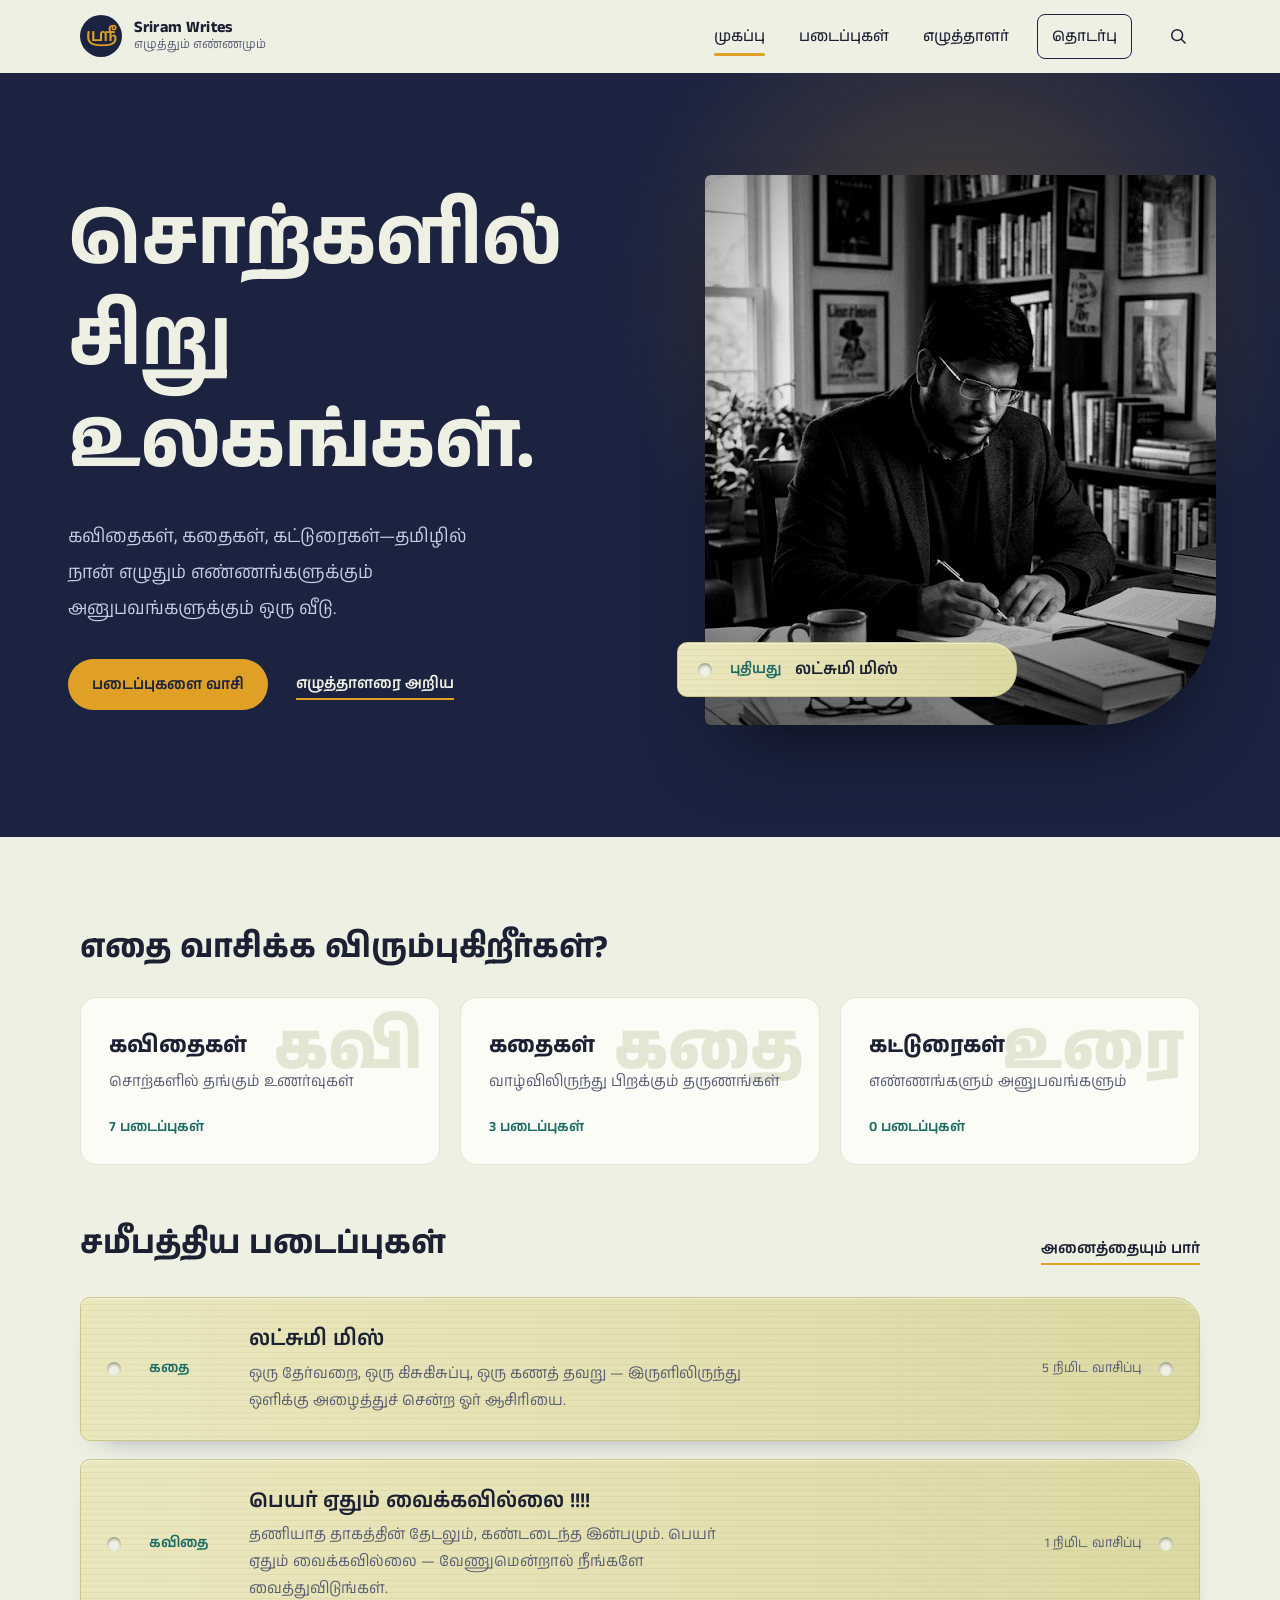
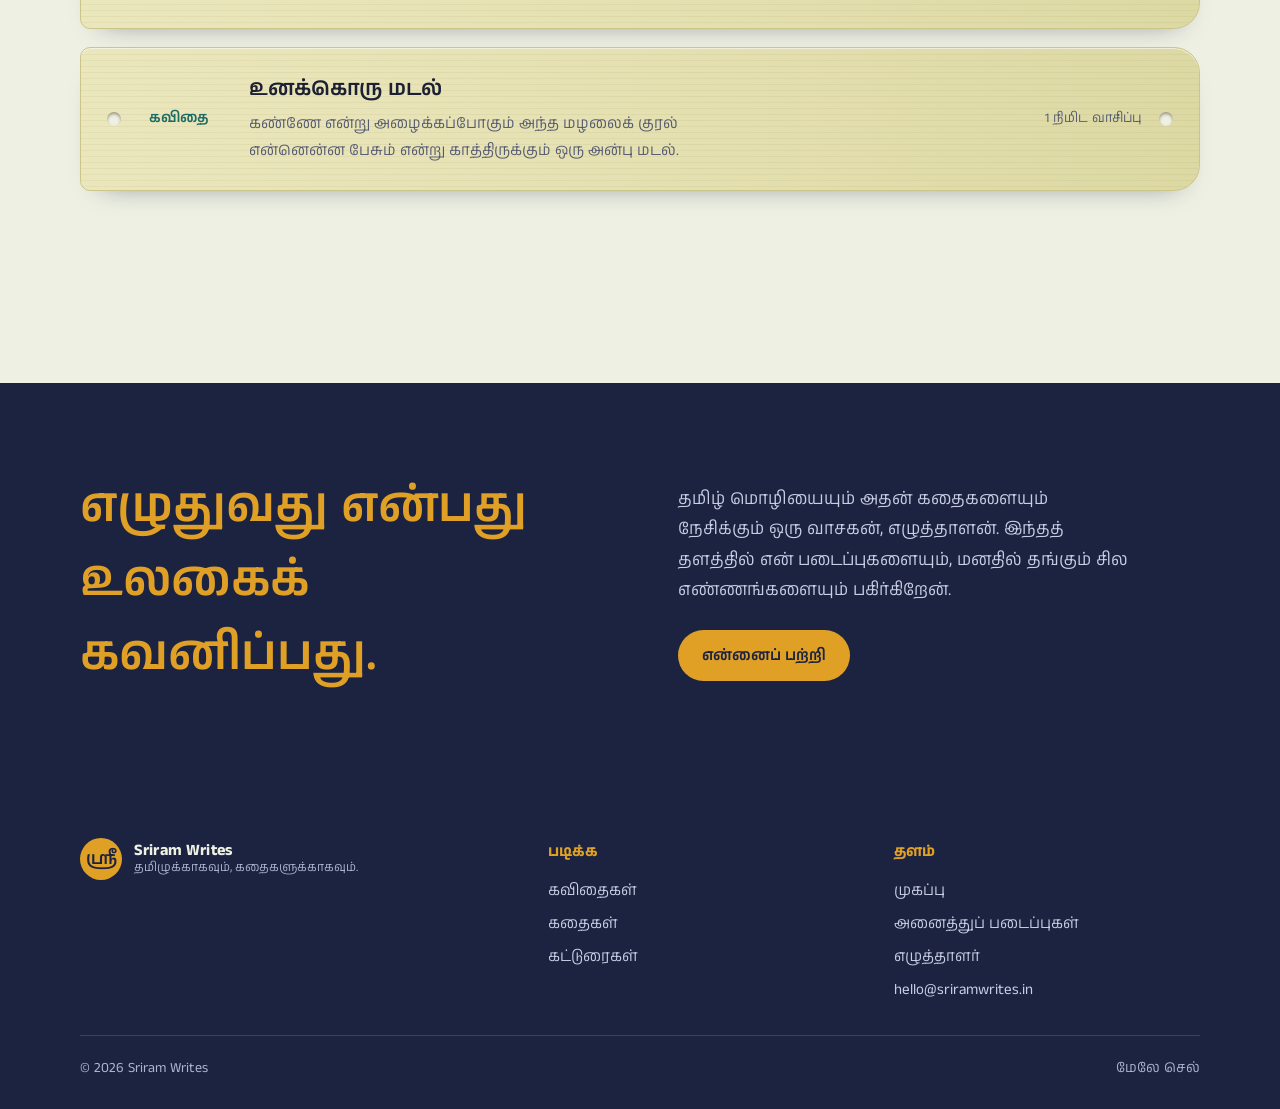
<file: index.html>
<!doctype html>
<html lang="ta">
<head>
  <meta charset="utf-8">
  <meta name="viewport" content="width=device-width, initial-scale=1">
  <meta name="theme-color" content="#1b2340">
  <meta name="description" content="ஸ்ரீராமின் தமிழ் இலக்கியத் தளம் — கவிதைகள், கதைகள், கட்டுரைகள்.">
  <title>Sriram Writes — தமிழ் இலக்கியம்</title>
  <!-- Link previews (WhatsApp, Facebook, X, Telegram) -->
  <meta property="og:type" content="website">
  <meta property="og:site_name" content="Sriram Writes">
  <meta property="og:locale" content="ta_IN">
  <meta property="og:url" content="https://www.sriramwrites.in/">
  <meta property="og:title" content="Sriram Writes — சொற்களில் சிறு உலகங்கள்">
  <meta property="og:description" content="கவிதைகள், கதைகள், கட்டுரைகள் — தமிழில் நான் எழுதும் எண்ணங்களுக்கும் அனுபவங்களுக்கும் ஒரு வீடு.">
  <meta property="og:image" content="https://www.sriramwrites.in/assets/share.jpg">
  <meta property="og:image:width" content="670">
  <meta property="og:image:height" content="550">
  <meta property="og:image:alt" content="புத்தகங்கள் நிறைந்த அறையில் எழுதிக்கொண்டிருக்கும் எழுத்தாளர்">
  <meta name="twitter:card" content="summary_large_image">
  <link rel="preconnect" href="https://fonts.googleapis.com">
  <link rel="preconnect" href="https://fonts.gstatic.com" crossorigin>
  <link href="https://fonts.googleapis.com/css2?family=Anek+Tamil:wght@300..800&family=Noto+Serif+Tamil:wght@400;500;600;700&display=swap" rel="stylesheet">
  <link rel="stylesheet" href="styles.css">
  <script src="works.js" defer></script>
  <script src="app.js" defer></script>
</head>
<body>
  <a class="skip-link" href="#main">உள்ளடக்கத்துக்குச் செல்</a>
  <div class="read-progress" id="read-progress" aria-hidden="true"></div>

  <header class="site-header" id="site-header">
    <div class="header-inner">
      <a class="brand" href="#/" aria-label="Sriram Writes – முகப்பு">
        <span class="brand-mark" aria-hidden="true">ஸ்ரீ</span>
        <span class="brand-text"><strong>Sriram Writes</strong><small>எழுத்தும் எண்ணமும்</small></span>
      </a>

      <nav class="primary-nav" id="primary-nav" aria-label="முதன்மை வழிசெலுத்தல்">
        <a href="#/" data-route="home">முகப்பு</a>
        <div class="nav-group">
          <a href="#/works" data-route="works">படைப்புகள்</a>
          <div class="nav-panel">
            <a href="#/works/கவிதை"><strong>கவிதைகள்</strong><small>சொற்களில் தங்கும் உணர்வுகள்</small></a>
            <a href="#/works/கதை"><strong>கதைகள்</strong><small>வாழ்விலிருந்து பிறக்கும் தருணங்கள்</small></a>
            <a href="#/works/கட்டுரை"><strong>கட்டுரைகள்</strong><small>எண்ணங்களும் அனுபவங்களும்</small></a>
          </div>
        </div>
        <a href="#/about" data-route="about">எழுத்தாளர்</a>
        <a href="mailto:hello@sriramwrites.in" class="nav-contact">தொடர்பு</a>
      </nav>

      <div class="header-tools">
        <button class="icon-btn" type="button" id="open-search" aria-label="தேடு (/ விசை)">
          <svg viewBox="0 0 24 24" width="20" height="20" fill="none" stroke="currentColor" stroke-width="1.8" stroke-linecap="round" aria-hidden="true"><circle cx="11" cy="11" r="6.5"/><path d="m16 16 4.5 4.5"/></svg>
        </button>
        <button class="icon-btn menu-toggle" type="button" aria-expanded="false" aria-controls="primary-nav" aria-label="பட்டியலைத் திற">
          <span></span><span></span><span></span>
        </button>
      </div>
    </div>
  </header>

  <main id="main" tabindex="-1"></main>

  <footer class="site-footer">
    <div class="footer-grid">
      <div class="footer-about">
        <a class="brand brand-light" href="#/"><span class="brand-mark" aria-hidden="true">ஸ்ரீ</span><span class="brand-text"><strong>Sriram Writes</strong><small>தமிழுக்காகவும், கதைகளுக்காகவும்.</small></span></a>
      </div>
      <nav aria-label="அடிக்குறிப்பு வழிசெலுத்தல்" class="footer-links">
        <h2>படிக்க</h2>
        <a href="#/works/கவிதை">கவிதைகள்</a>
        <a href="#/works/கதை">கதைகள்</a>
        <a href="#/works/கட்டுரை">கட்டுரைகள்</a>
      </nav>
      <nav aria-label="தளம்" class="footer-links">
        <h2>தளம்</h2>
        <a href="#/">முகப்பு</a>
        <a href="#/works">அனைத்துப் படைப்புகள்</a>
        <a href="#/about">எழுத்தாளர்</a>
        <a href="mailto:hello@sriramwrites.in">hello@sriramwrites.in</a>
      </nav>
    </div>
    <div class="footer-base"><span>© <span id="year"></span> Sriram Writes</span><a href="#top" id="to-top">மேலே செல்</a></div>
  </footer>

  <dialog class="search-dialog" id="search-dialog" aria-label="படைப்புகளில் தேடு">
    <form method="dialog" class="search-head" id="search-form">
      <svg viewBox="0 0 24 24" width="22" height="22" fill="none" stroke="currentColor" stroke-width="1.8" stroke-linecap="round" aria-hidden="true"><circle cx="11" cy="11" r="6.5"/><path d="m16 16 4.5 4.5"/></svg>
      <input id="search-input" type="search" placeholder="தலைப்பு, சொல் அல்லது வரியைத் தேடுங்கள்" autocomplete="off" aria-label="தேடல் சொல்">
      <button type="button" class="search-close" id="close-search" aria-label="மூடு">Esc</button>
    </form>
    <div class="search-results" id="search-results" aria-live="polite"></div>
  </dialog>
</body>
</html>
</file>
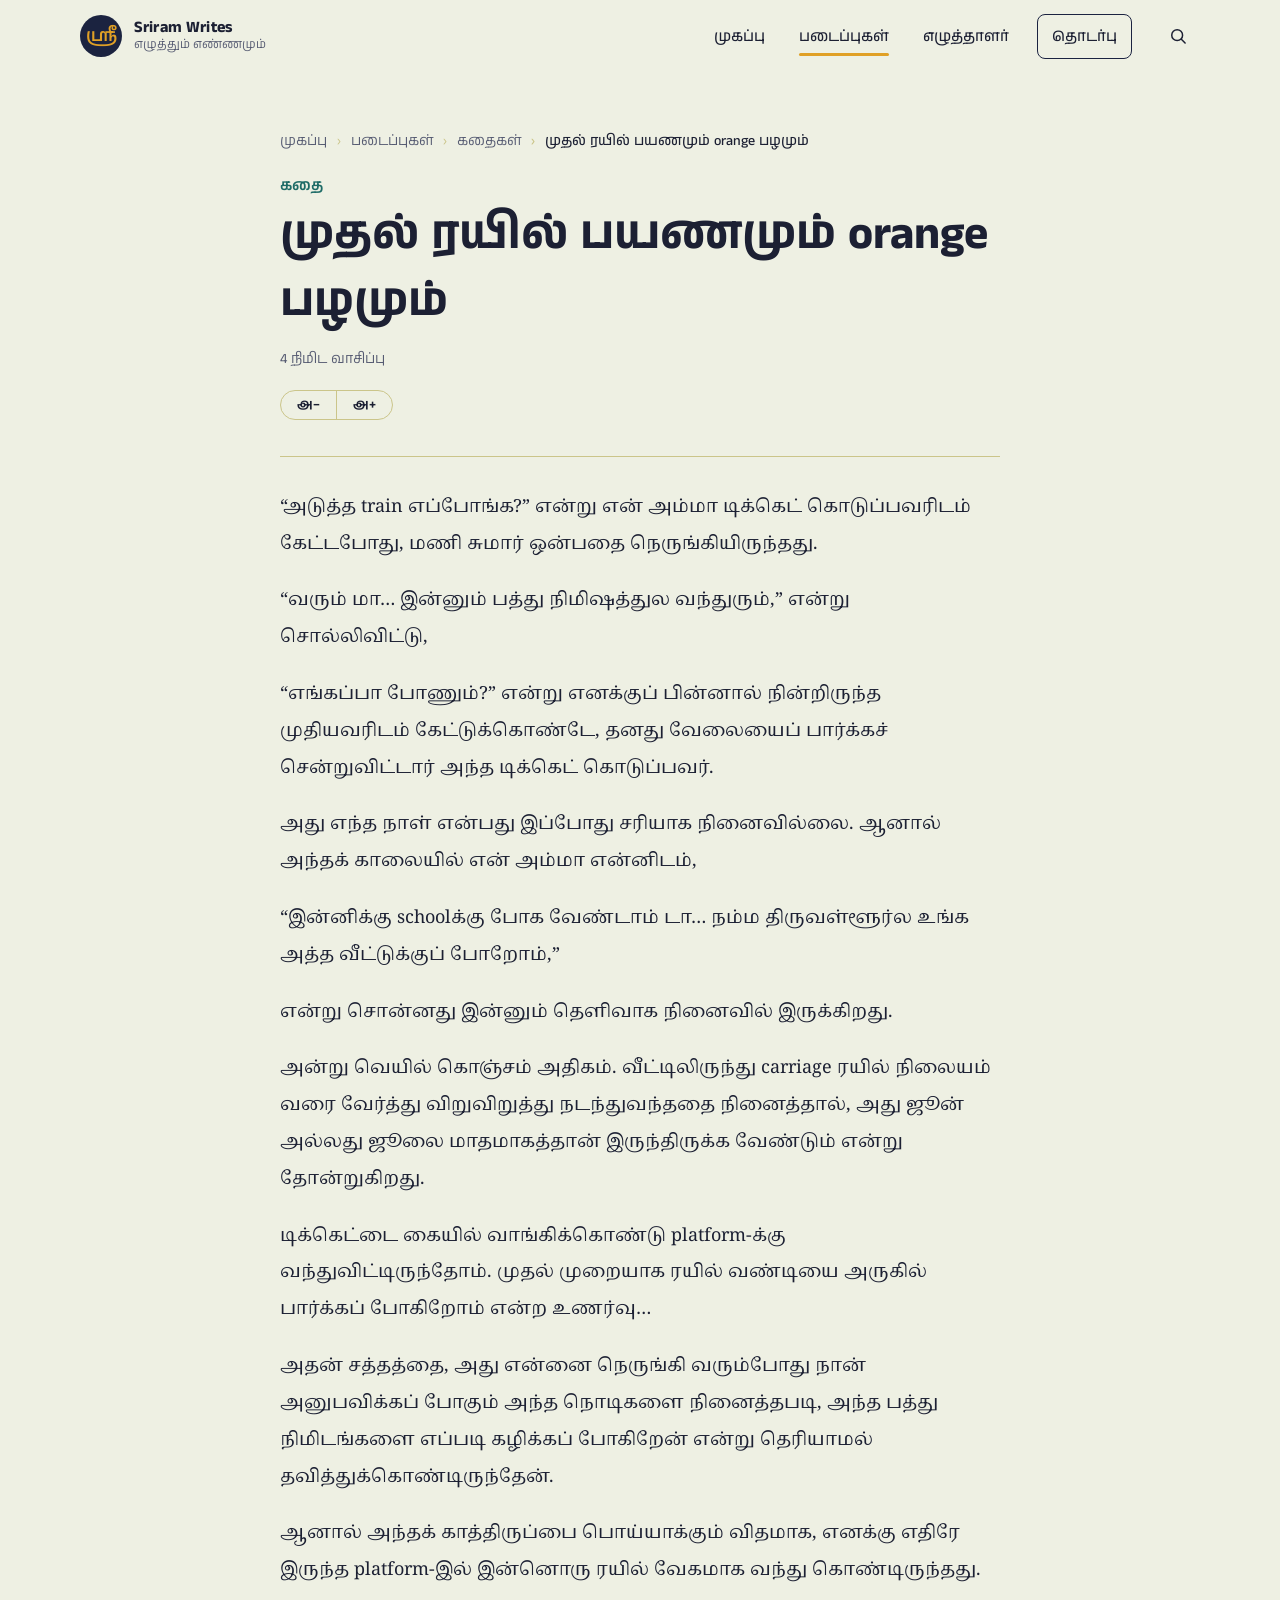
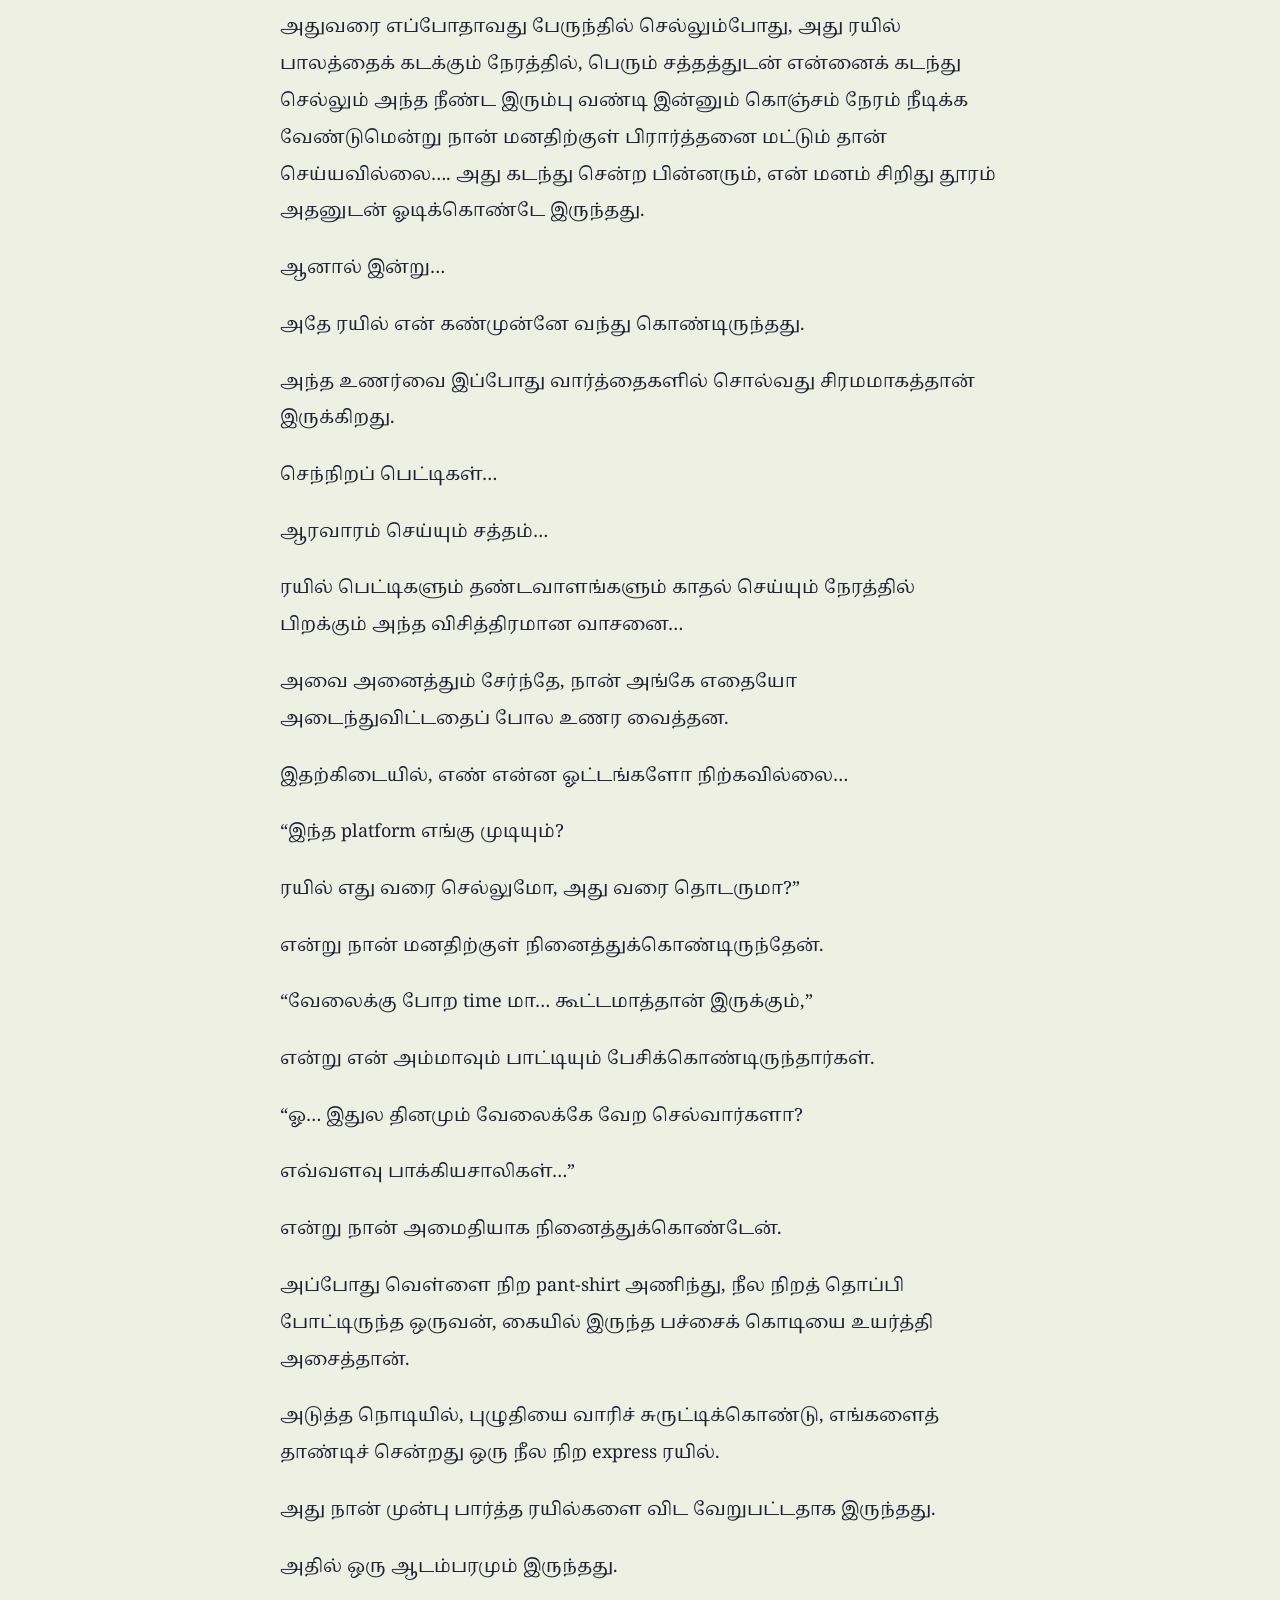
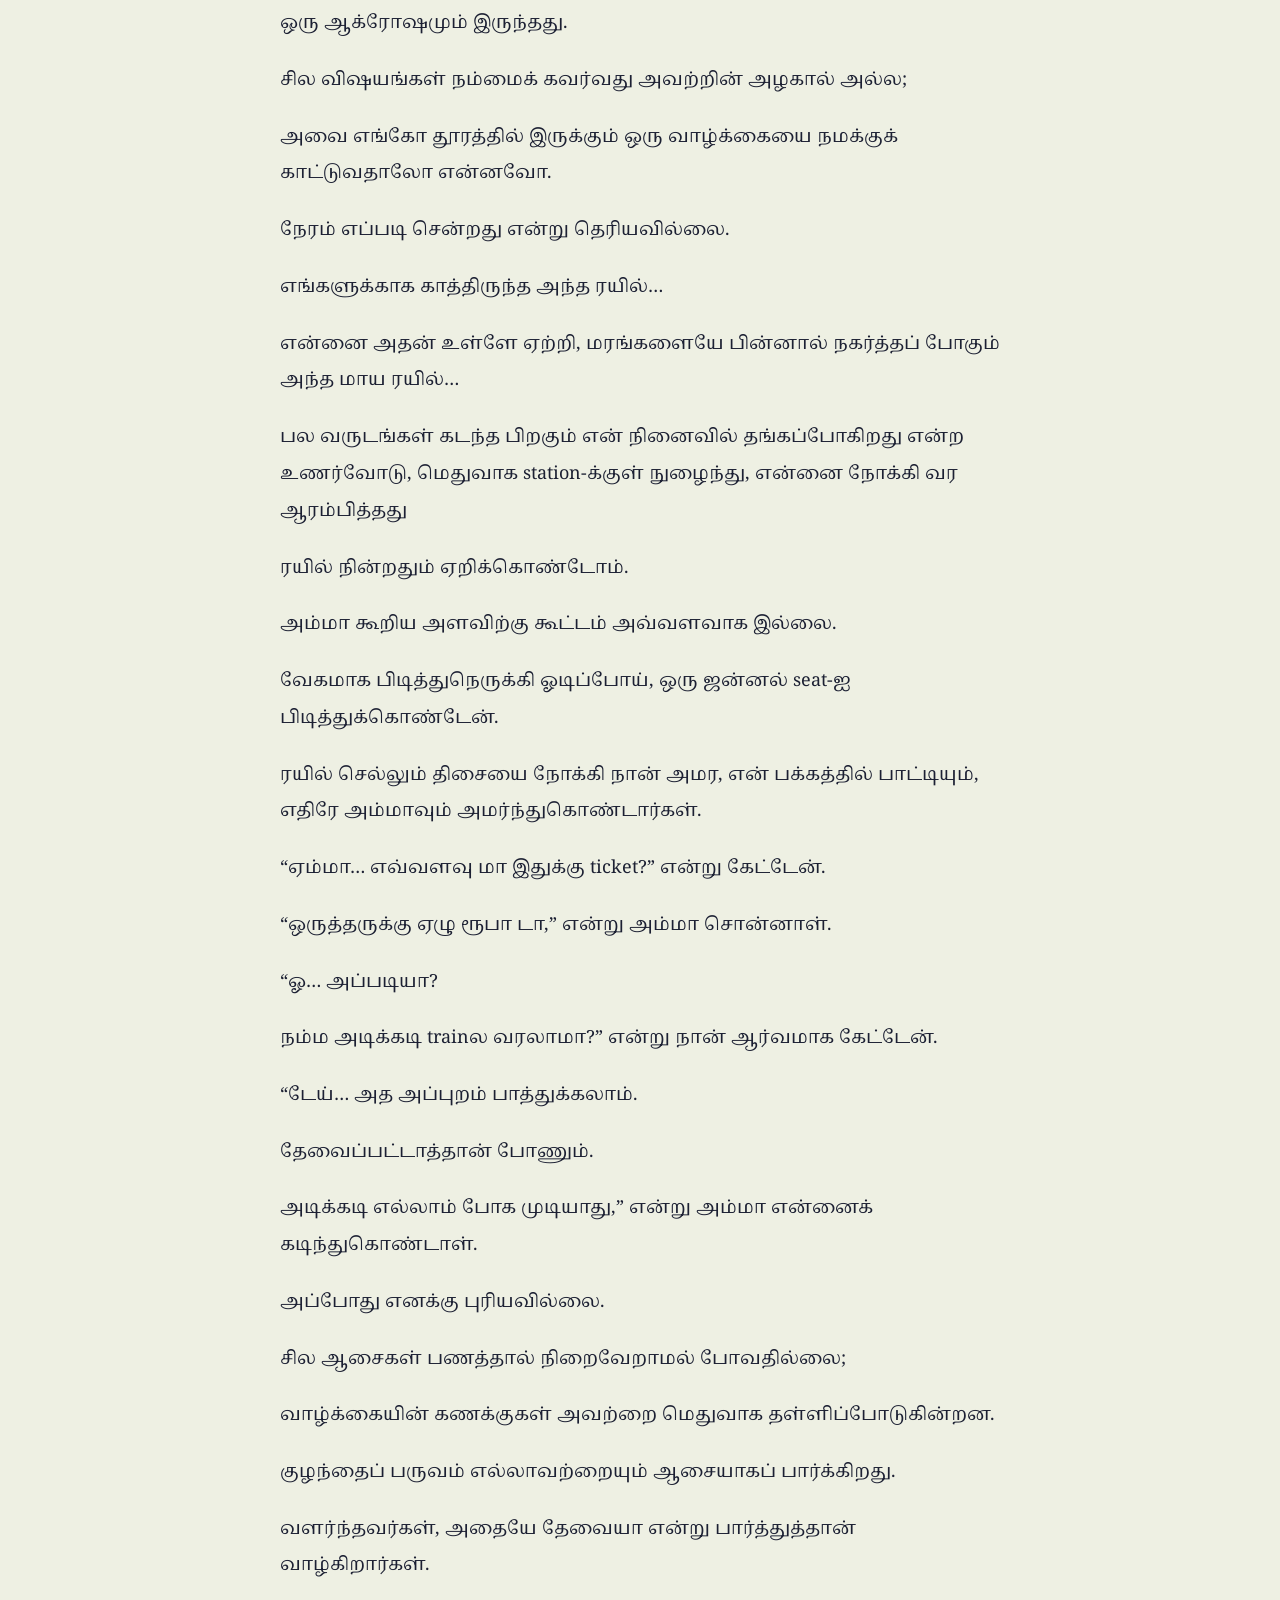
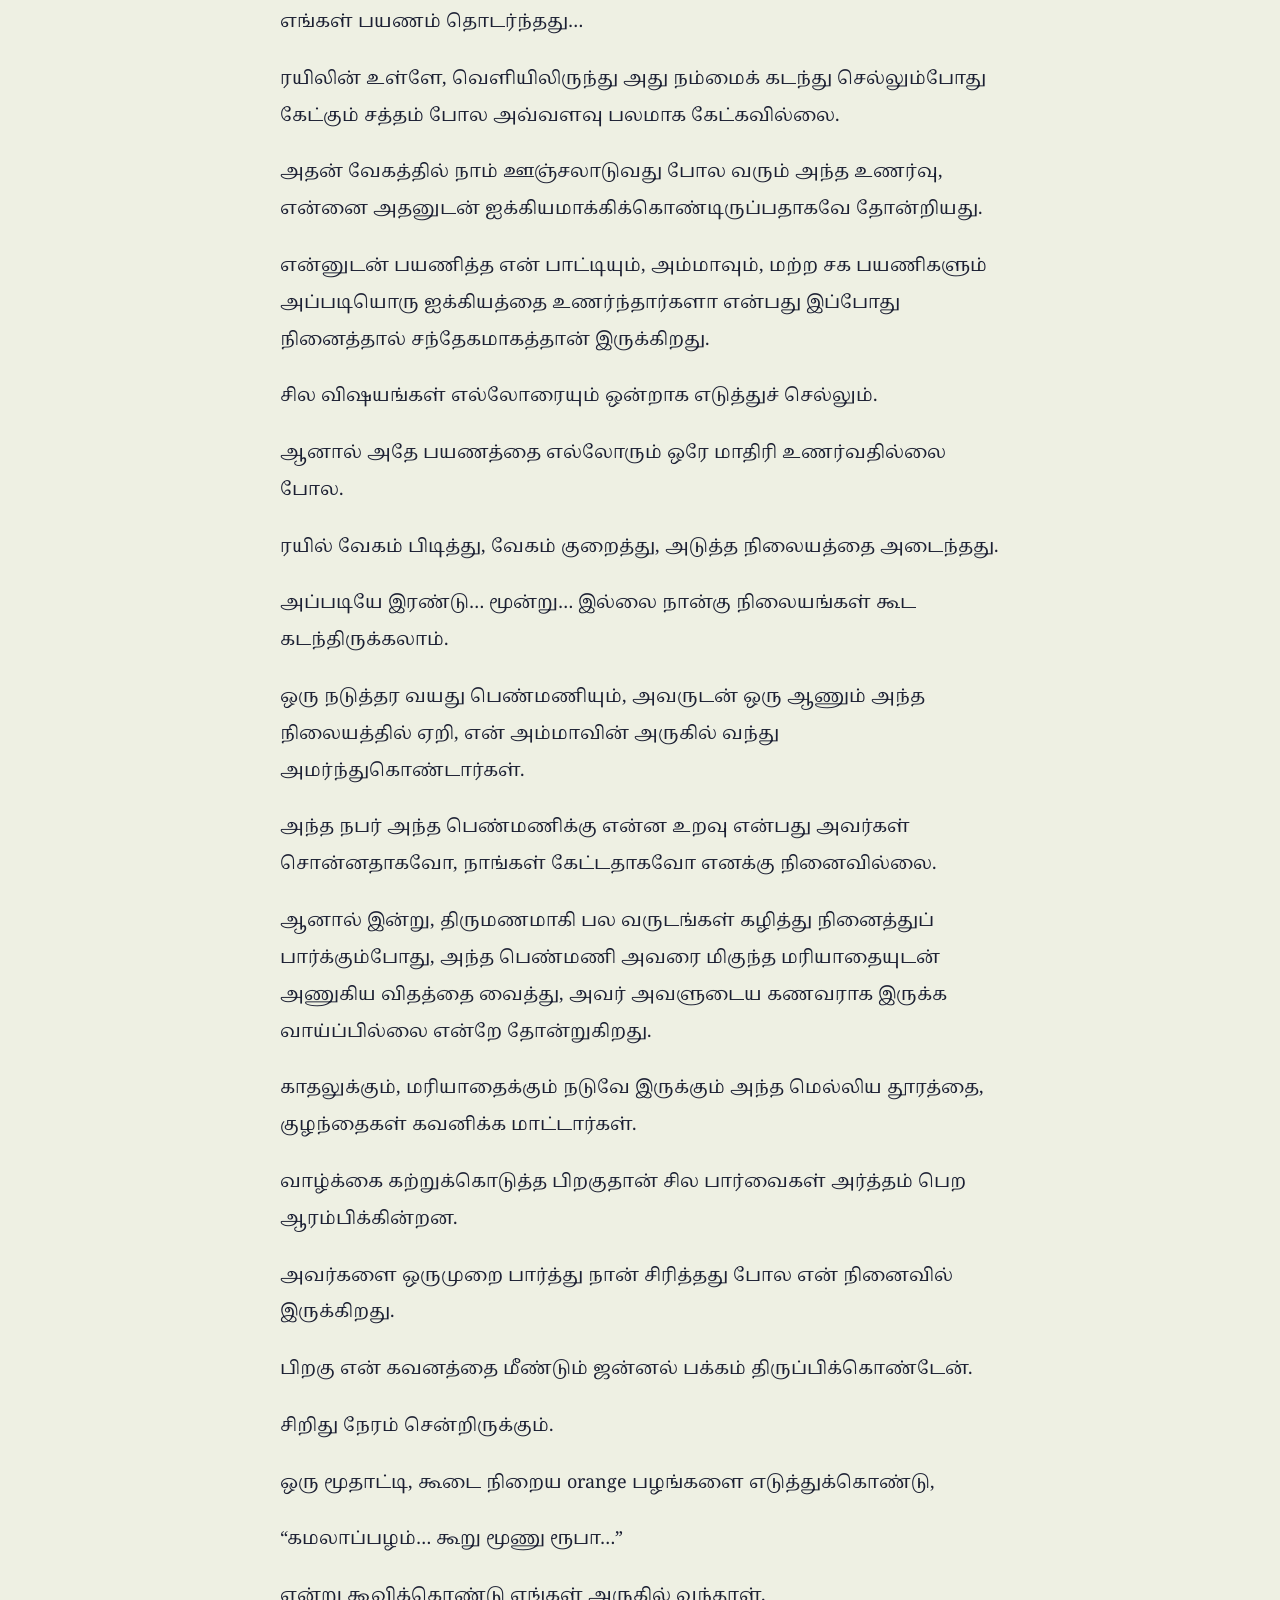
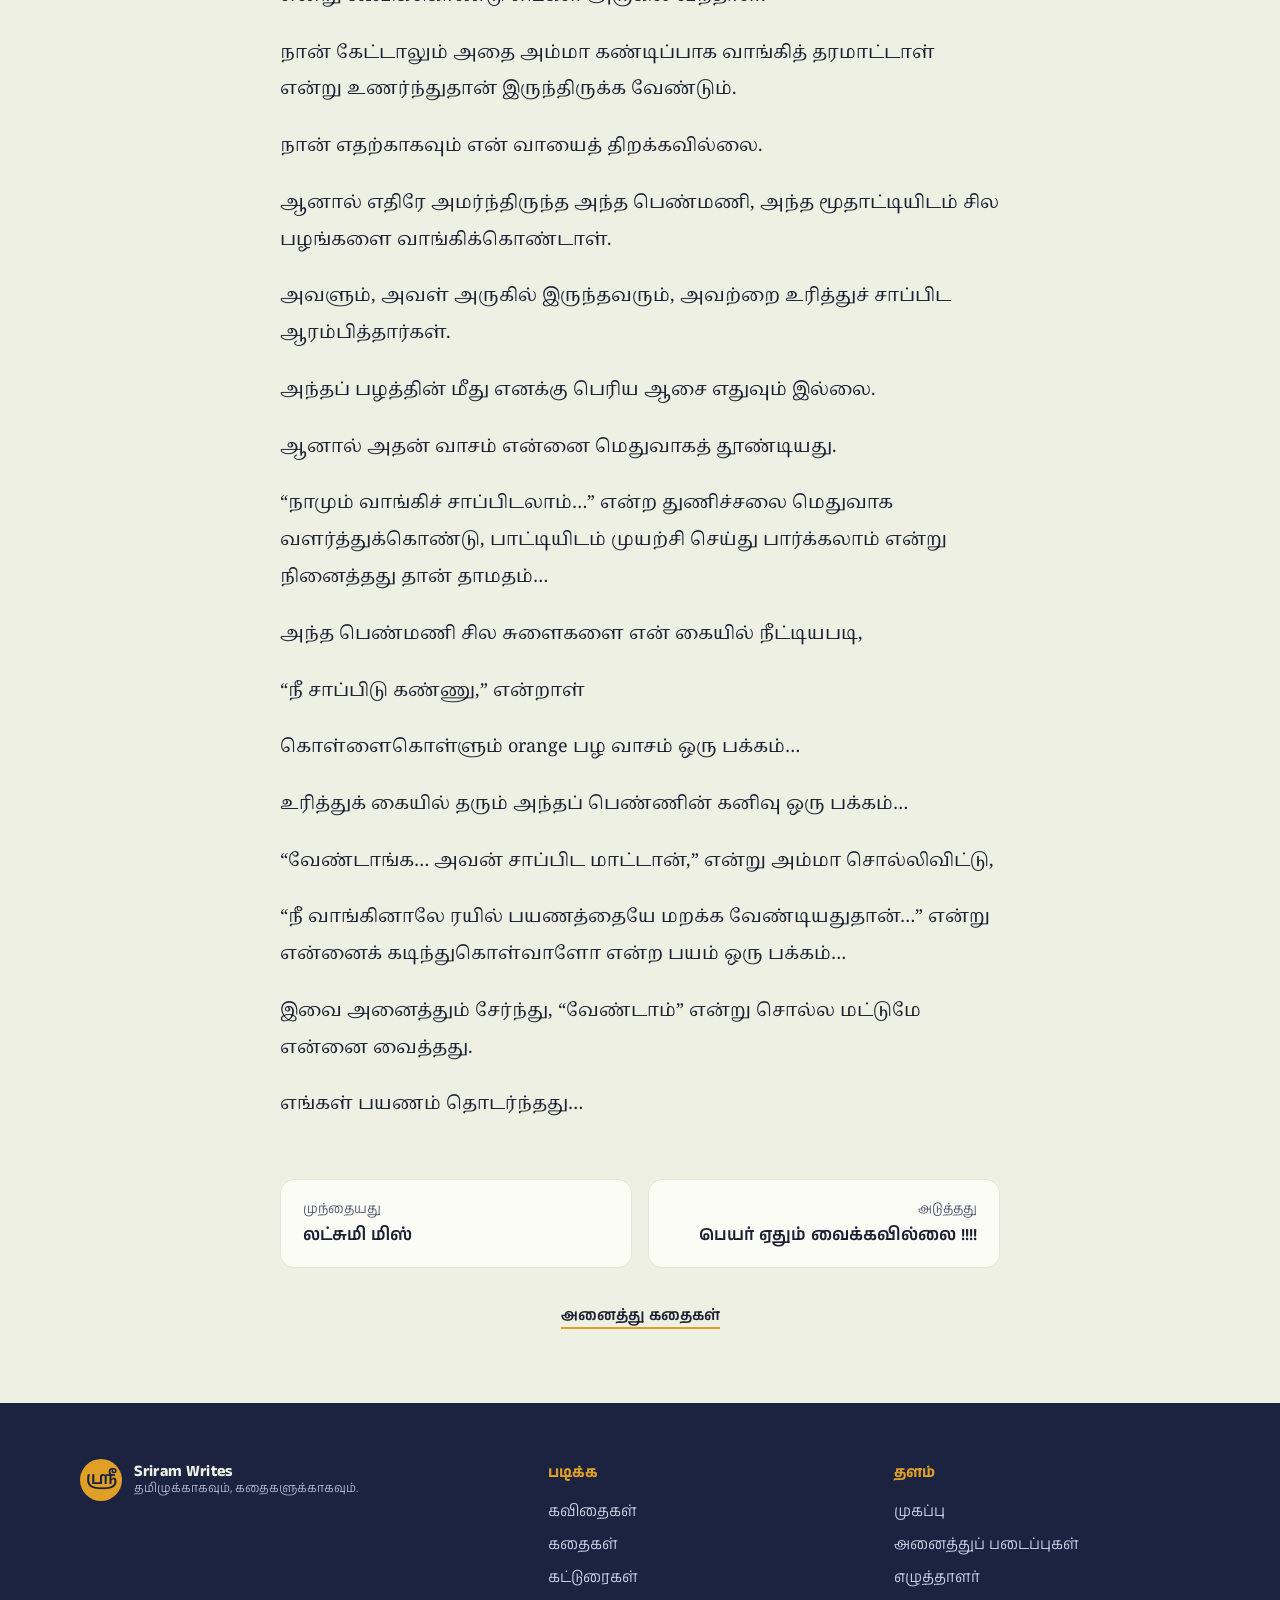
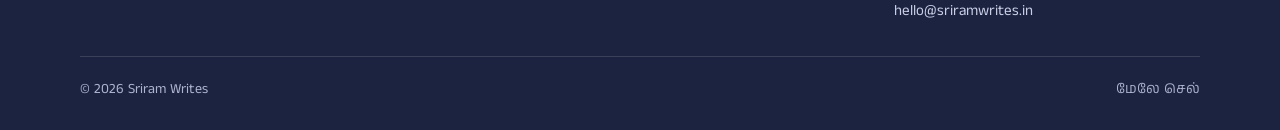
<file: read/1/index.html>
<!doctype html>
<html lang="ta">
<head>
  <meta charset="utf-8">
  <meta name="viewport" content="width=device-width, initial-scale=1">
  <title>முதல் ரயில் பயணமும் orange பழமும் — Sriram Writes</title>
  <meta name="description" content="ஒரு சிறுவனின் முதல் ரயில் பயணமும், நினைவில் தங்கிய ஓர் அந்நியரின் கனிவும்.">
  <link rel="canonical" href="https://www.sriramwrites.in/read/1/">
  <meta property="og:type" content="article">
  <meta property="og:site_name" content="Sriram Writes">
  <meta property="og:locale" content="ta_IN">
  <meta property="og:url" content="https://www.sriramwrites.in/read/1/">
  <meta property="og:title" content="முதல் ரயில் பயணமும் orange பழமும்">
  <meta property="og:description" content="கதை · ஒரு சிறுவனின் முதல் ரயில் பயணமும், நினைவில் தங்கிய ஓர் அந்நியரின் கனிவும்.">
  <meta property="og:image" content="https://www.sriramwrites.in/assets/share.jpg">
  <meta property="og:image:width" content="670">
  <meta property="og:image:height" content="550">
  <meta property="og:image:alt" content="Sriram Writes">
  <meta name="twitter:card" content="summary_large_image">
  <script>location.replace("/" + (location.hash.length > 1 ? location.hash : "#/read/1"));</script>
</head>
<body>
  <p><a href="/#/read/1">முதல் ரயில் பயணமும் orange பழமும்</a></p>
</body>
</html>
</file>
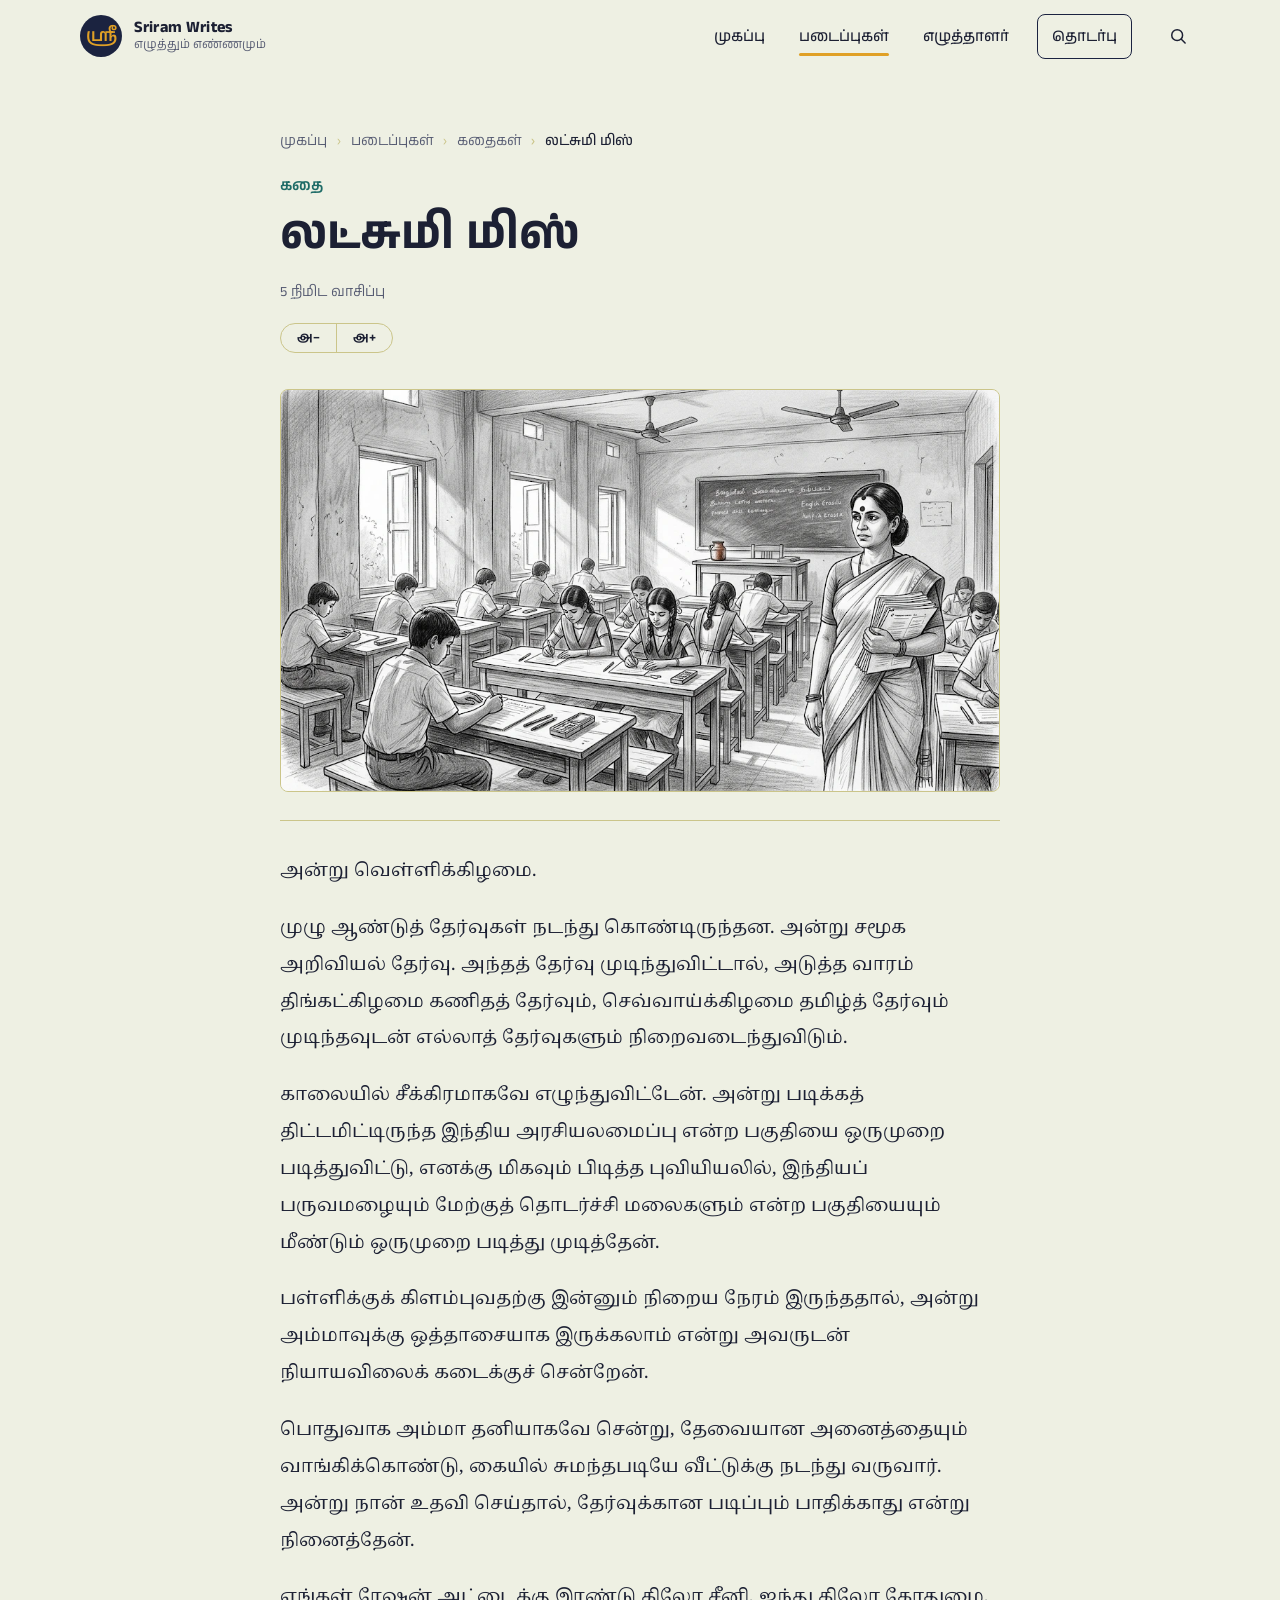
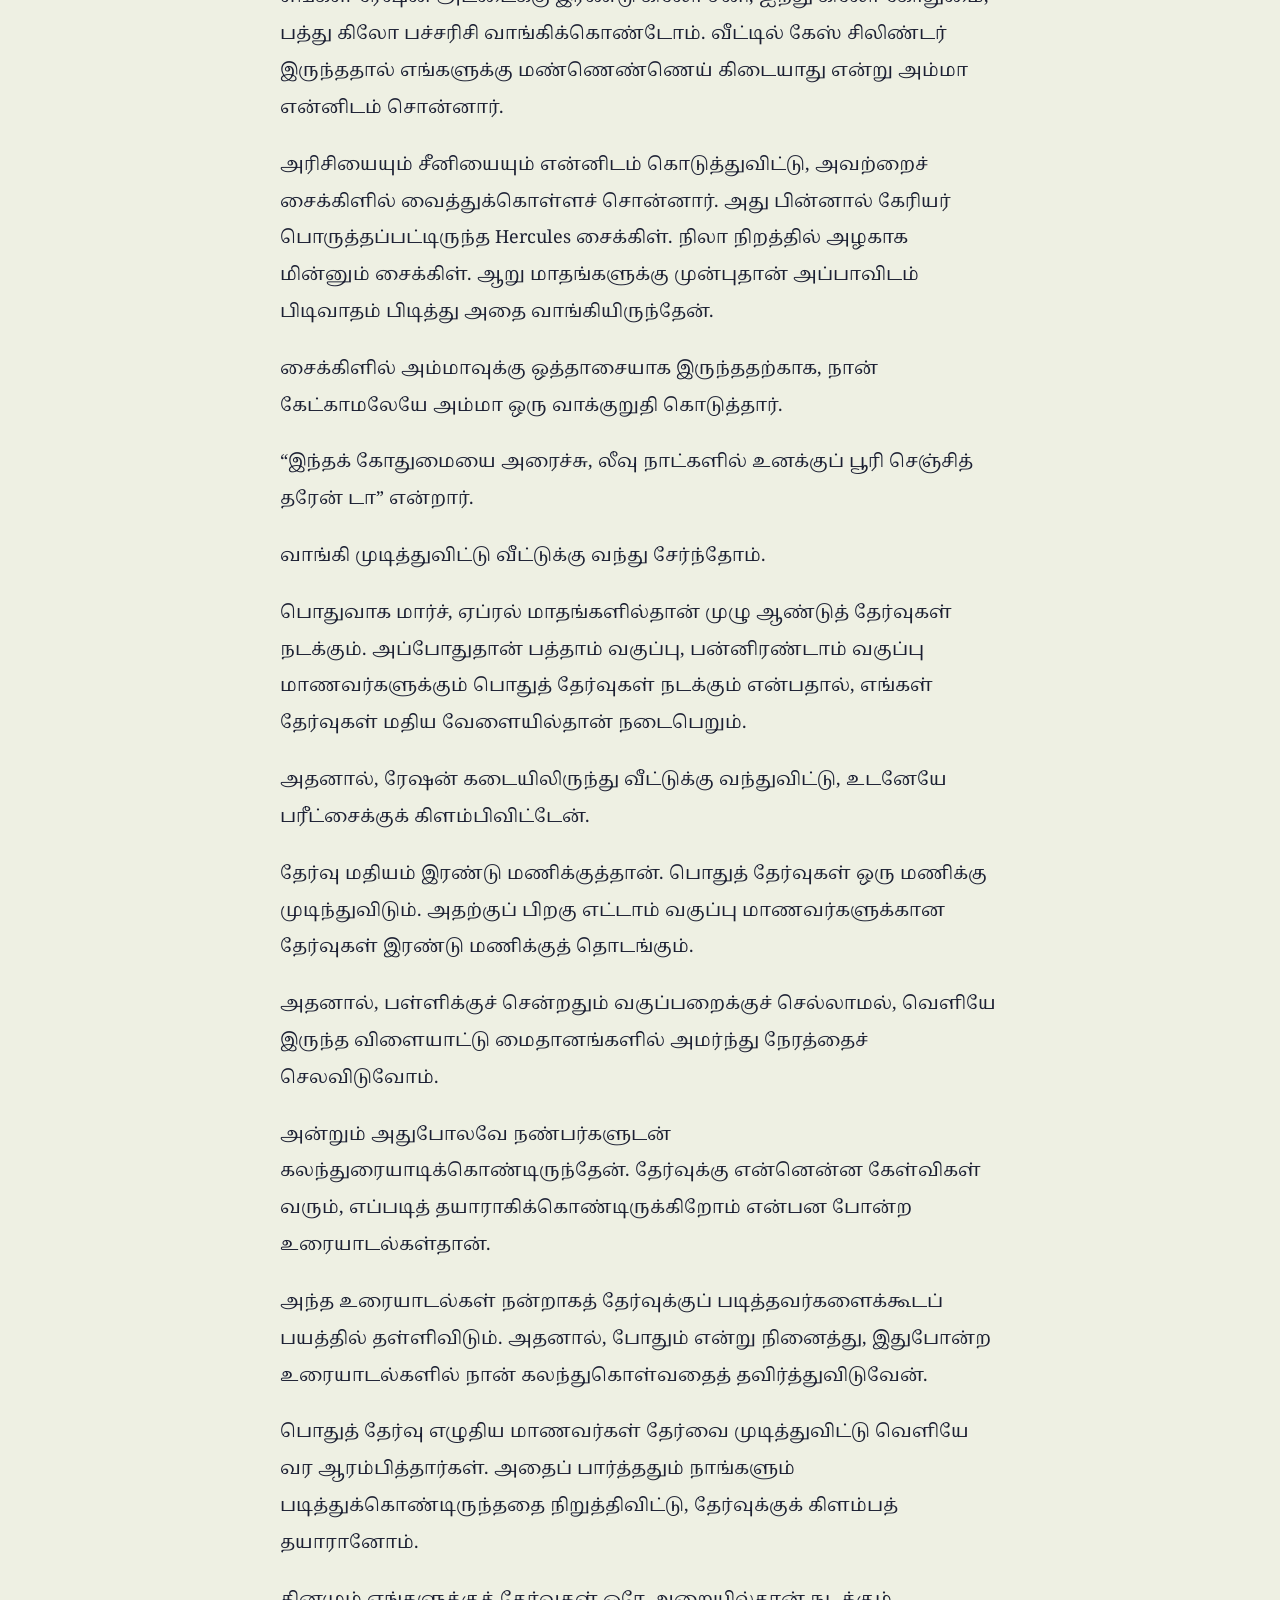
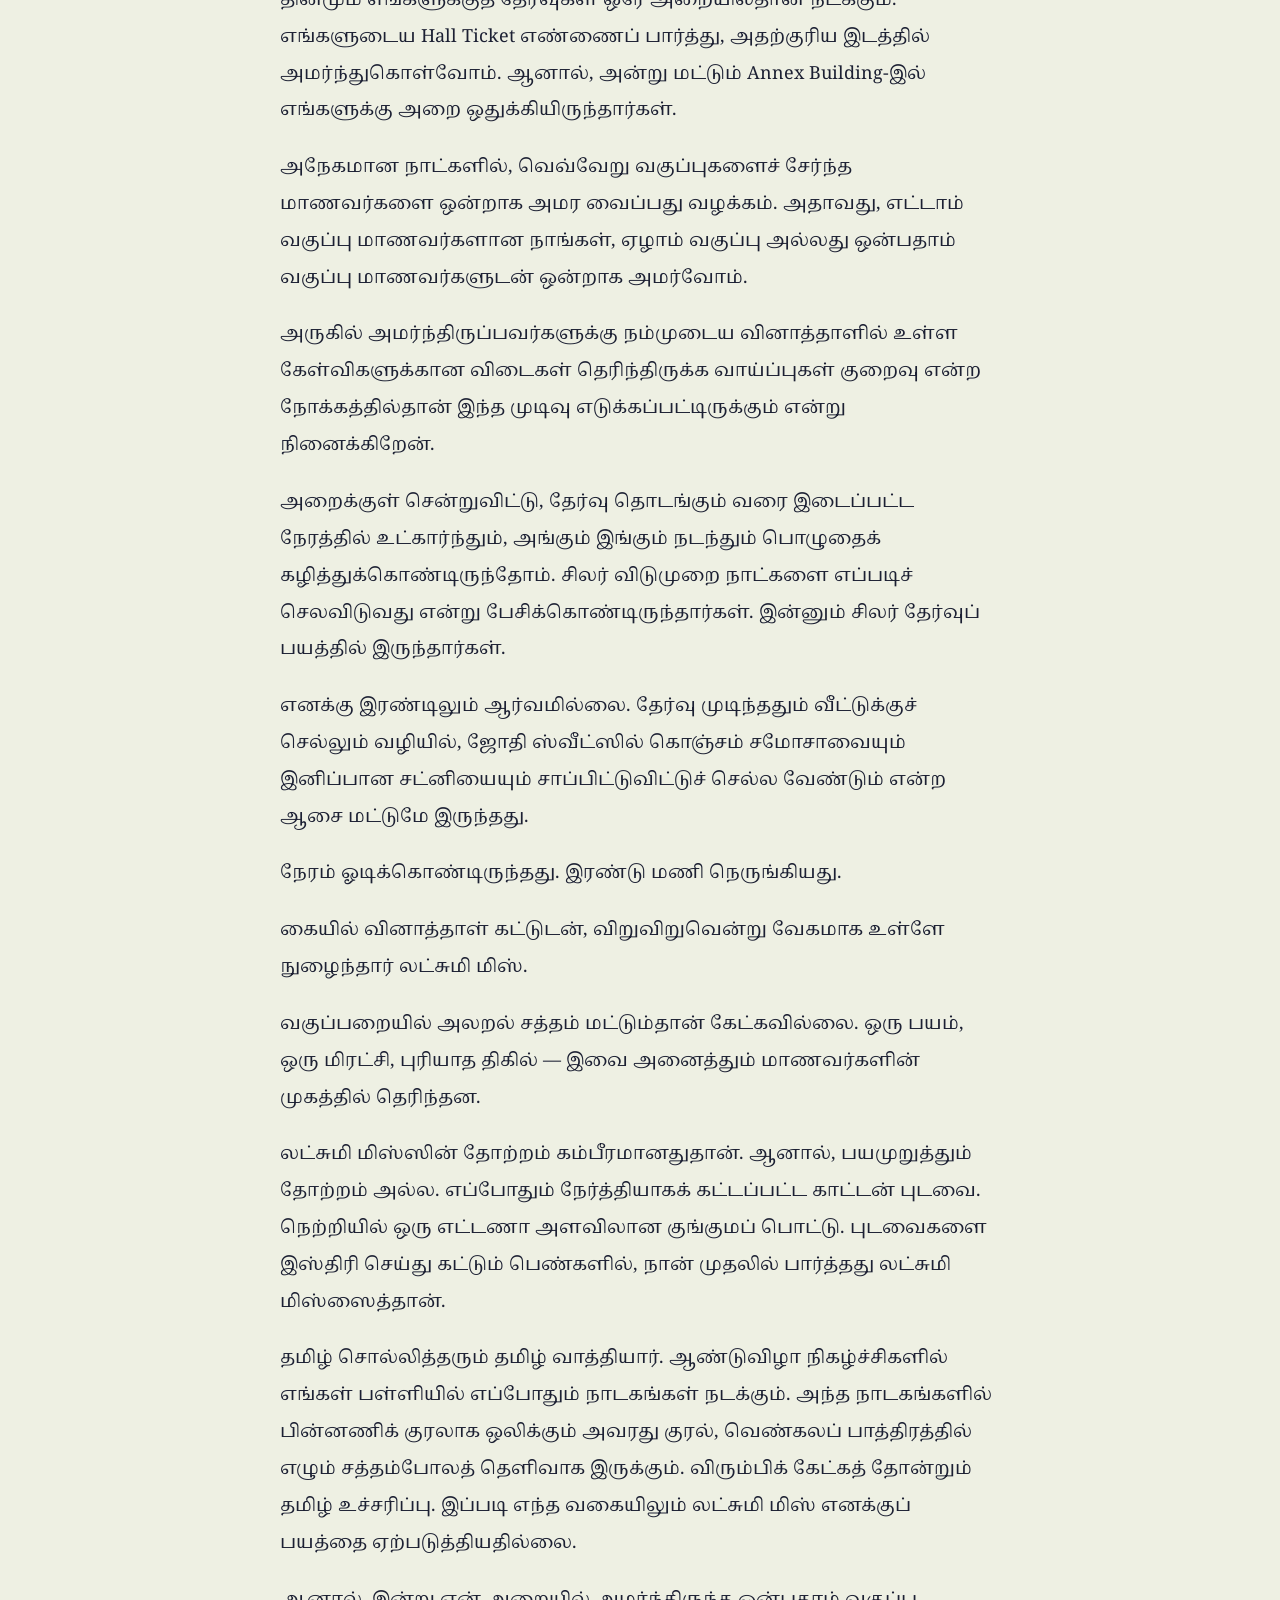
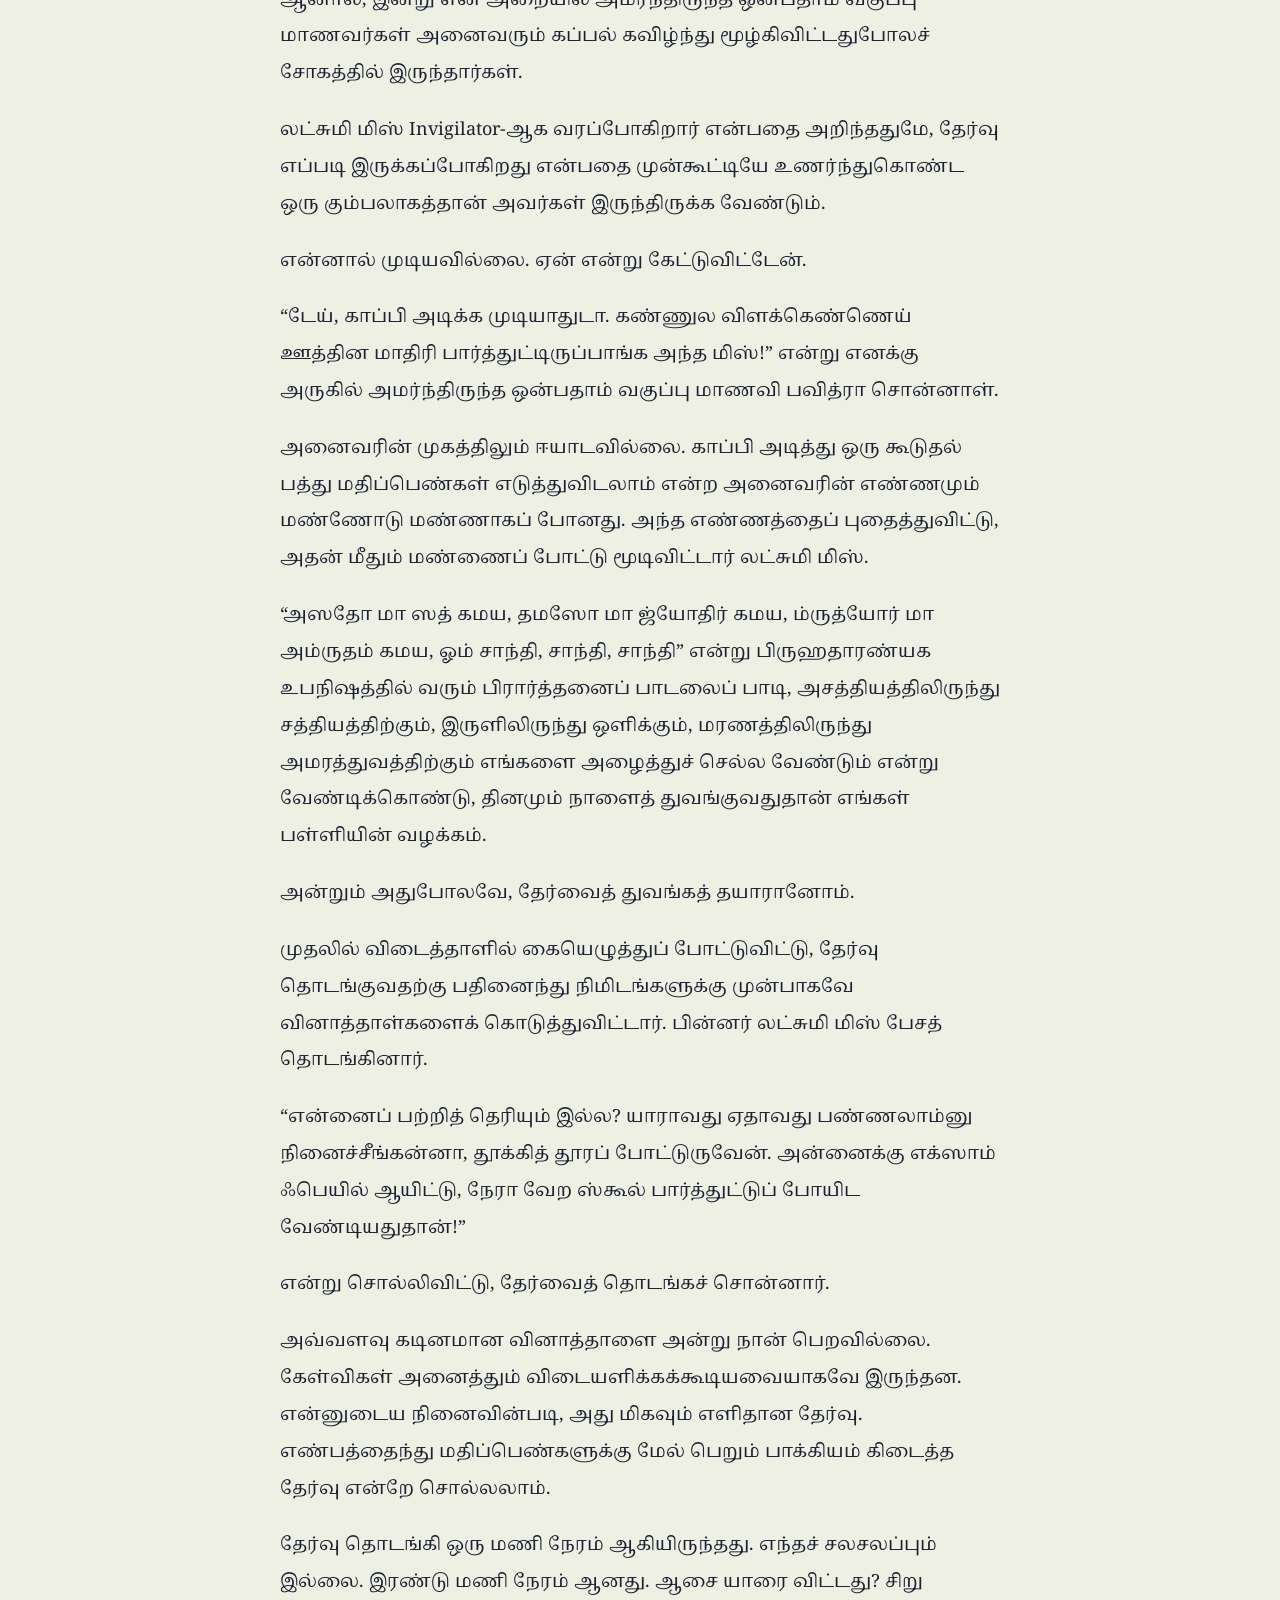
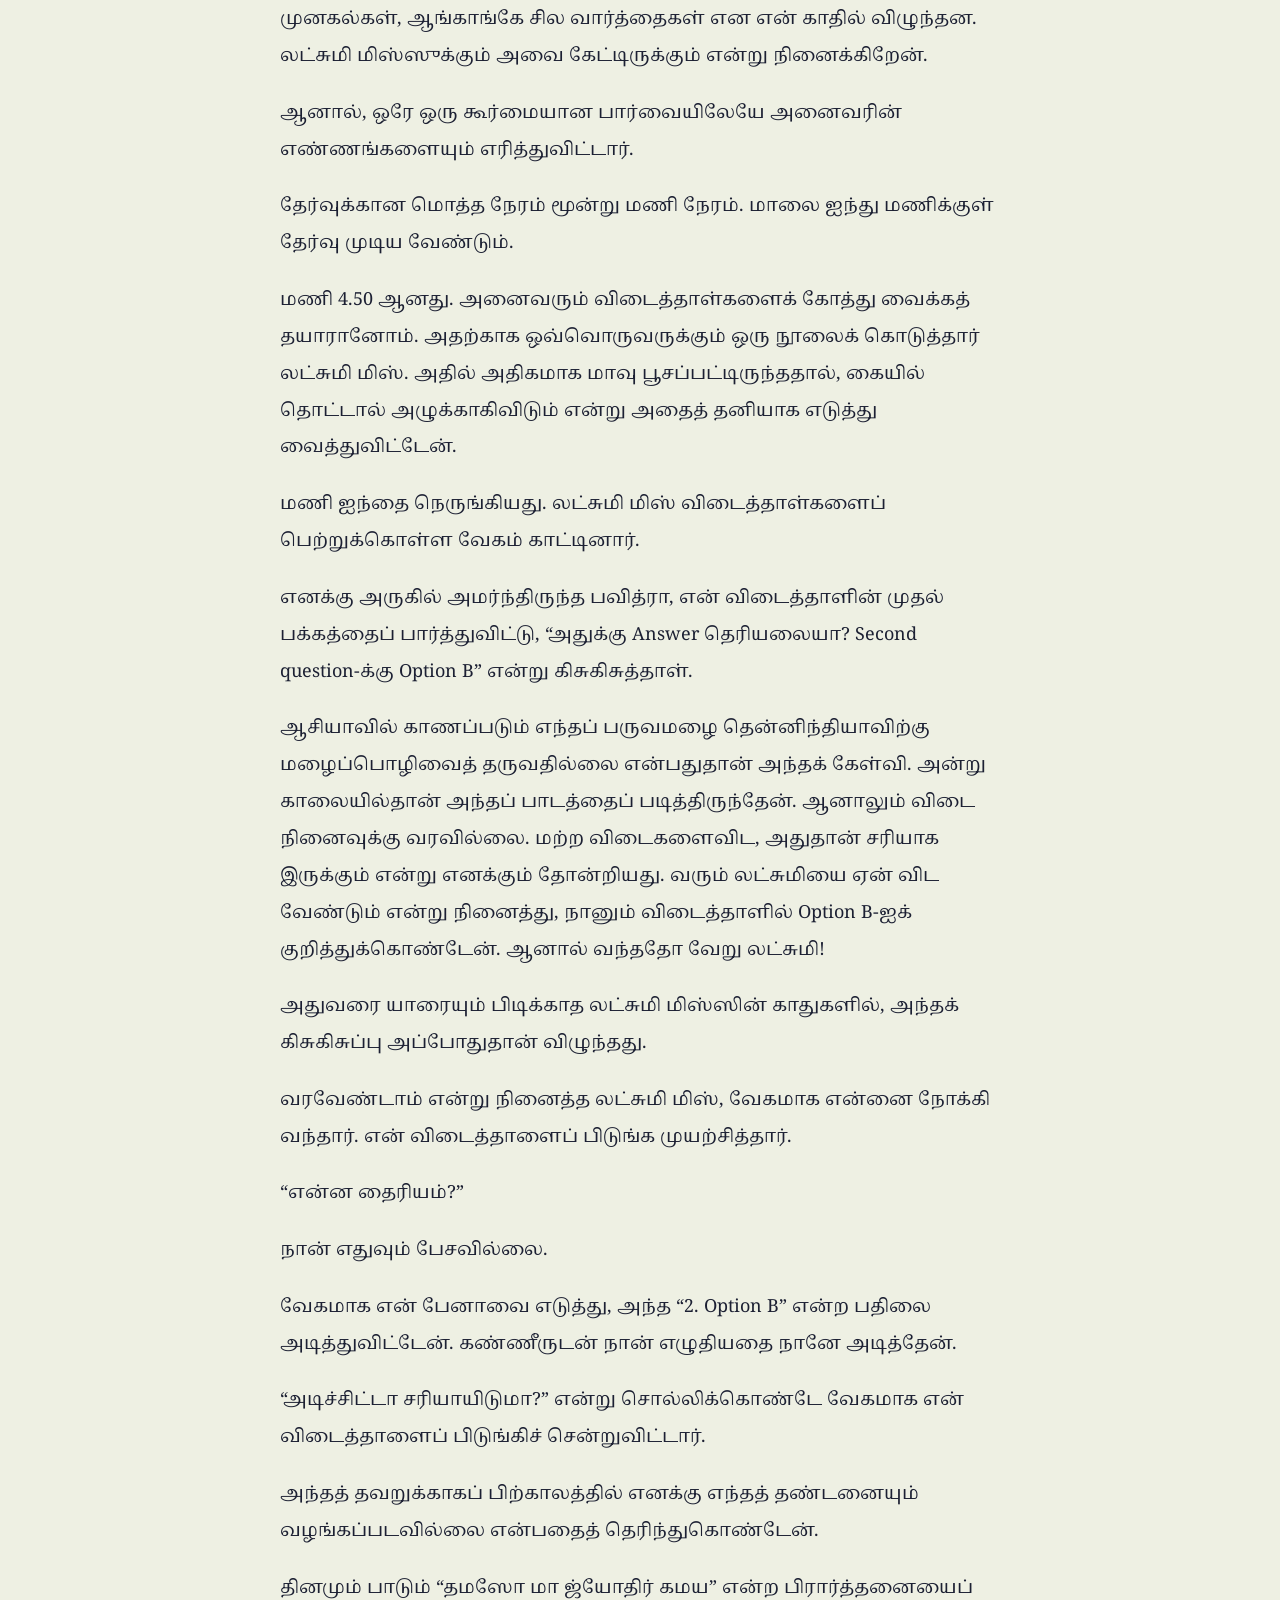
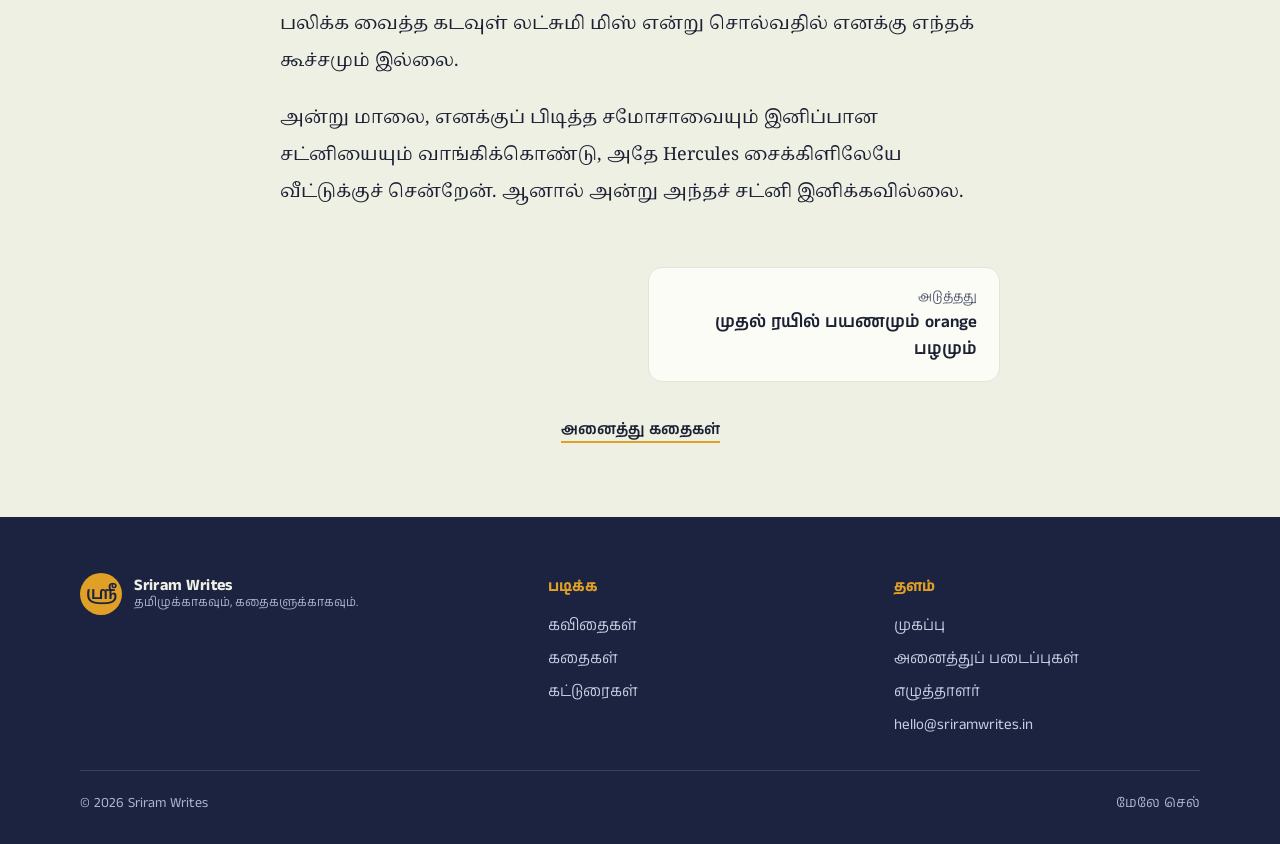
<file: read/10/index.html>
<!doctype html>
<html lang="ta">
<head>
  <meta charset="utf-8">
  <meta name="viewport" content="width=device-width, initial-scale=1">
  <title>லட்சுமி மிஸ் — Sriram Writes</title>
  <meta name="description" content="ஒரு தேர்வறை, ஒரு கிசுகிசுப்பு, ஒரு கணத் தவறு — இருளிலிருந்து ஒளிக்கு அழைத்துச் சென்ற ஓர் ஆசிரியை.">
  <link rel="canonical" href="https://www.sriramwrites.in/read/10/">
  <meta property="og:type" content="article">
  <meta property="og:site_name" content="Sriram Writes">
  <meta property="og:locale" content="ta_IN">
  <meta property="og:url" content="https://www.sriramwrites.in/read/10/">
  <meta property="og:title" content="லட்சுமி மிஸ்">
  <meta property="og:description" content="கதை · ஒரு தேர்வறை, ஒரு கிசுகிசுப்பு, ஒரு கணத் தவறு — இருளிலிருந்து ஒளிக்கு அழைத்துச் சென்ற ஓர் ஆசிரியை.">
  <meta property="og:image" content="https://www.sriramwrites.in/assets/lakshmi-miss.jpg">
  <meta property="og:image:width" content="1024">
  <meta property="og:image:height" content="572">
  <meta property="og:image:alt" content="தேர்வறையில் மாணவர்கள் எழுதிக்கொண்டிருக்க, வினாத்தாள் கட்டுடன் கூர்மையாகக் கவனிக்கும் லட்சுமி மிஸ்">
  <meta name="twitter:card" content="summary_large_image">
  <script>location.replace("/" + (location.hash.length > 1 ? location.hash : "#/read/10"));</script>
</head>
<body>
  <p><a href="/#/read/10">லட்சுமி மிஸ்</a></p>
</body>
</html>
</file>
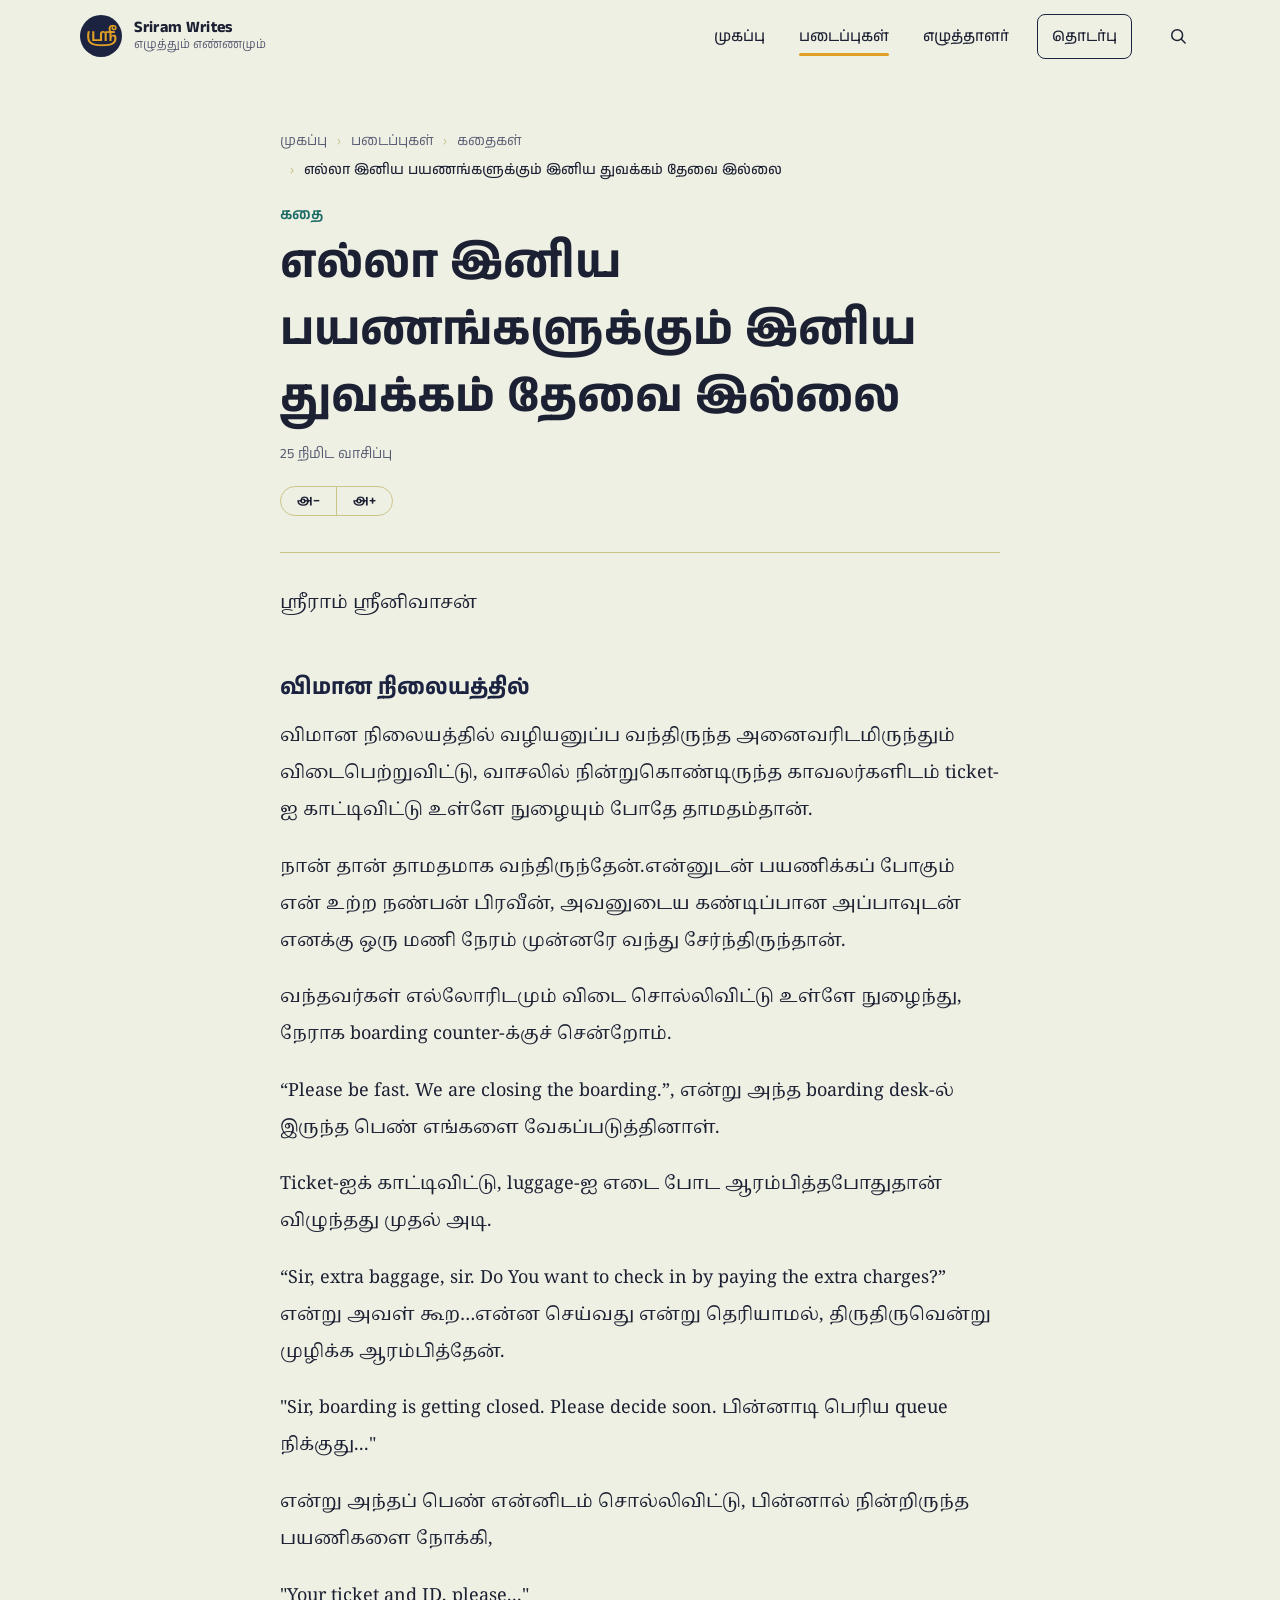
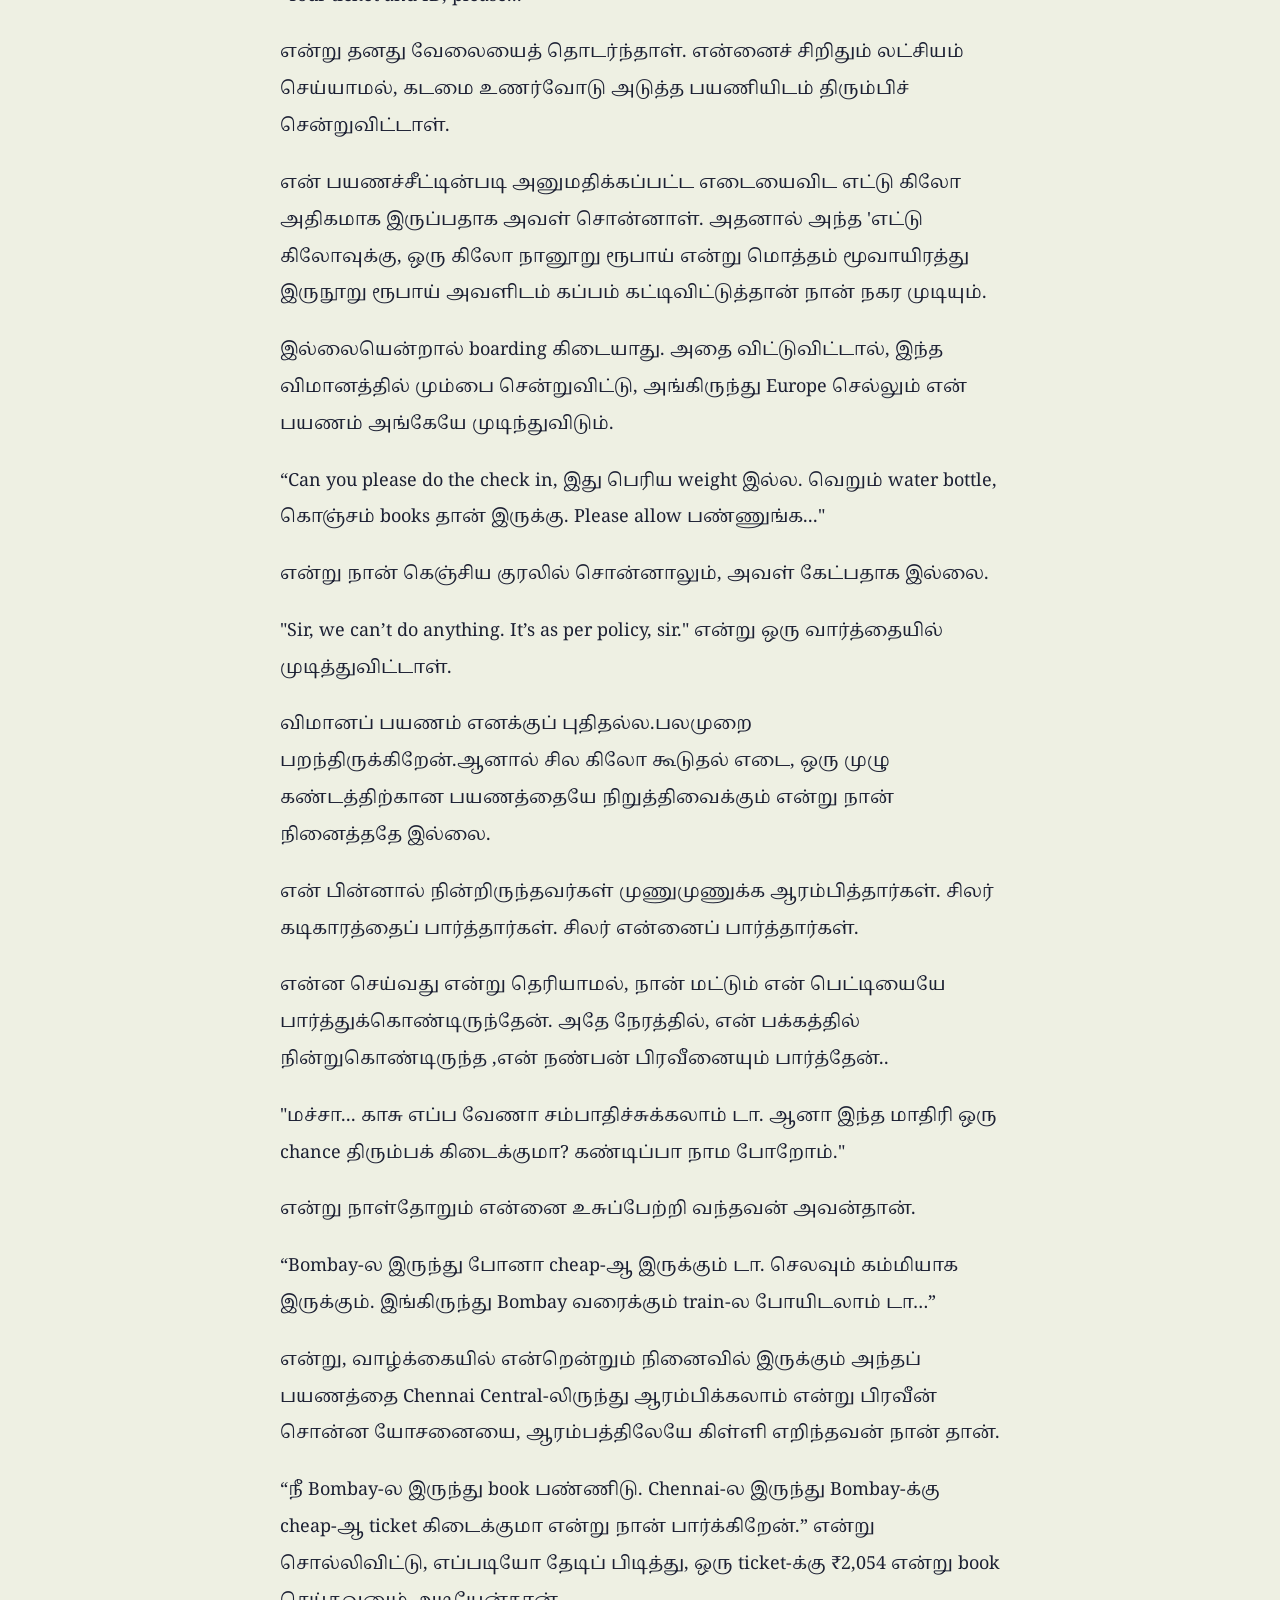
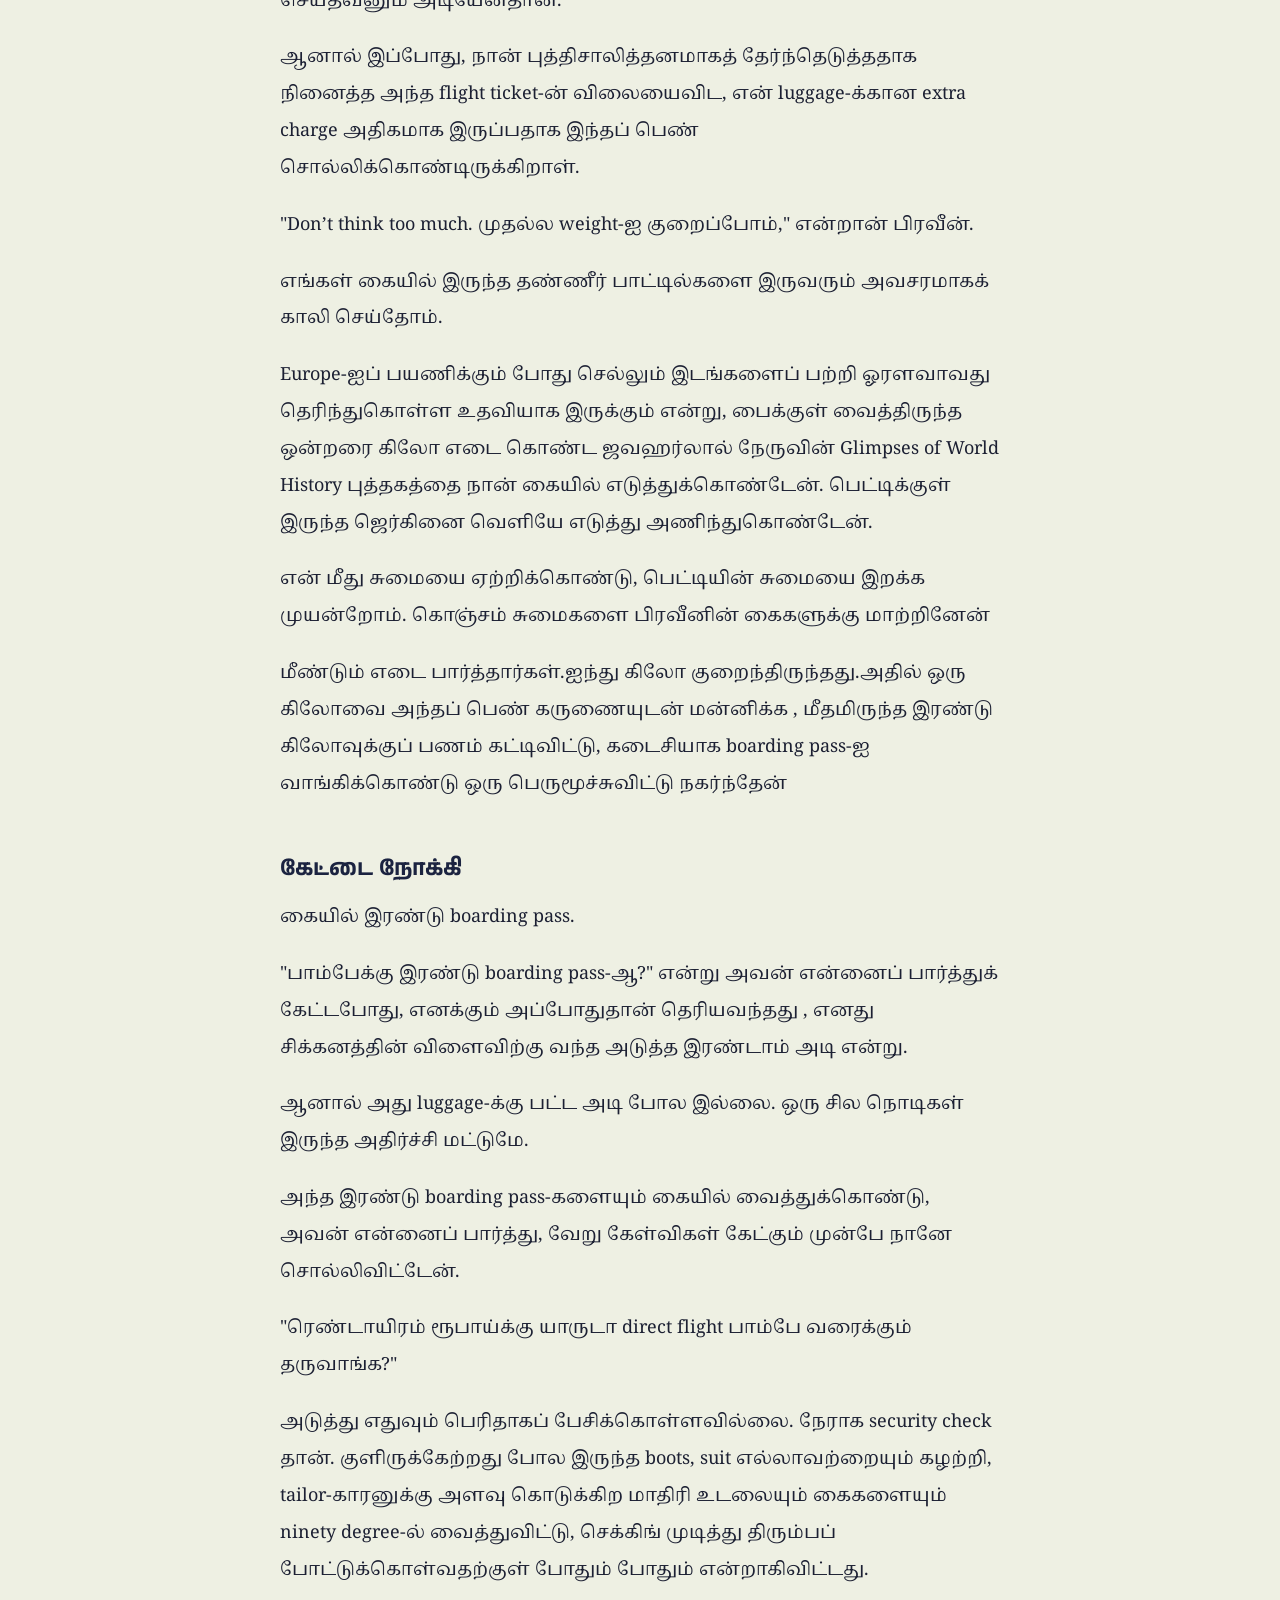
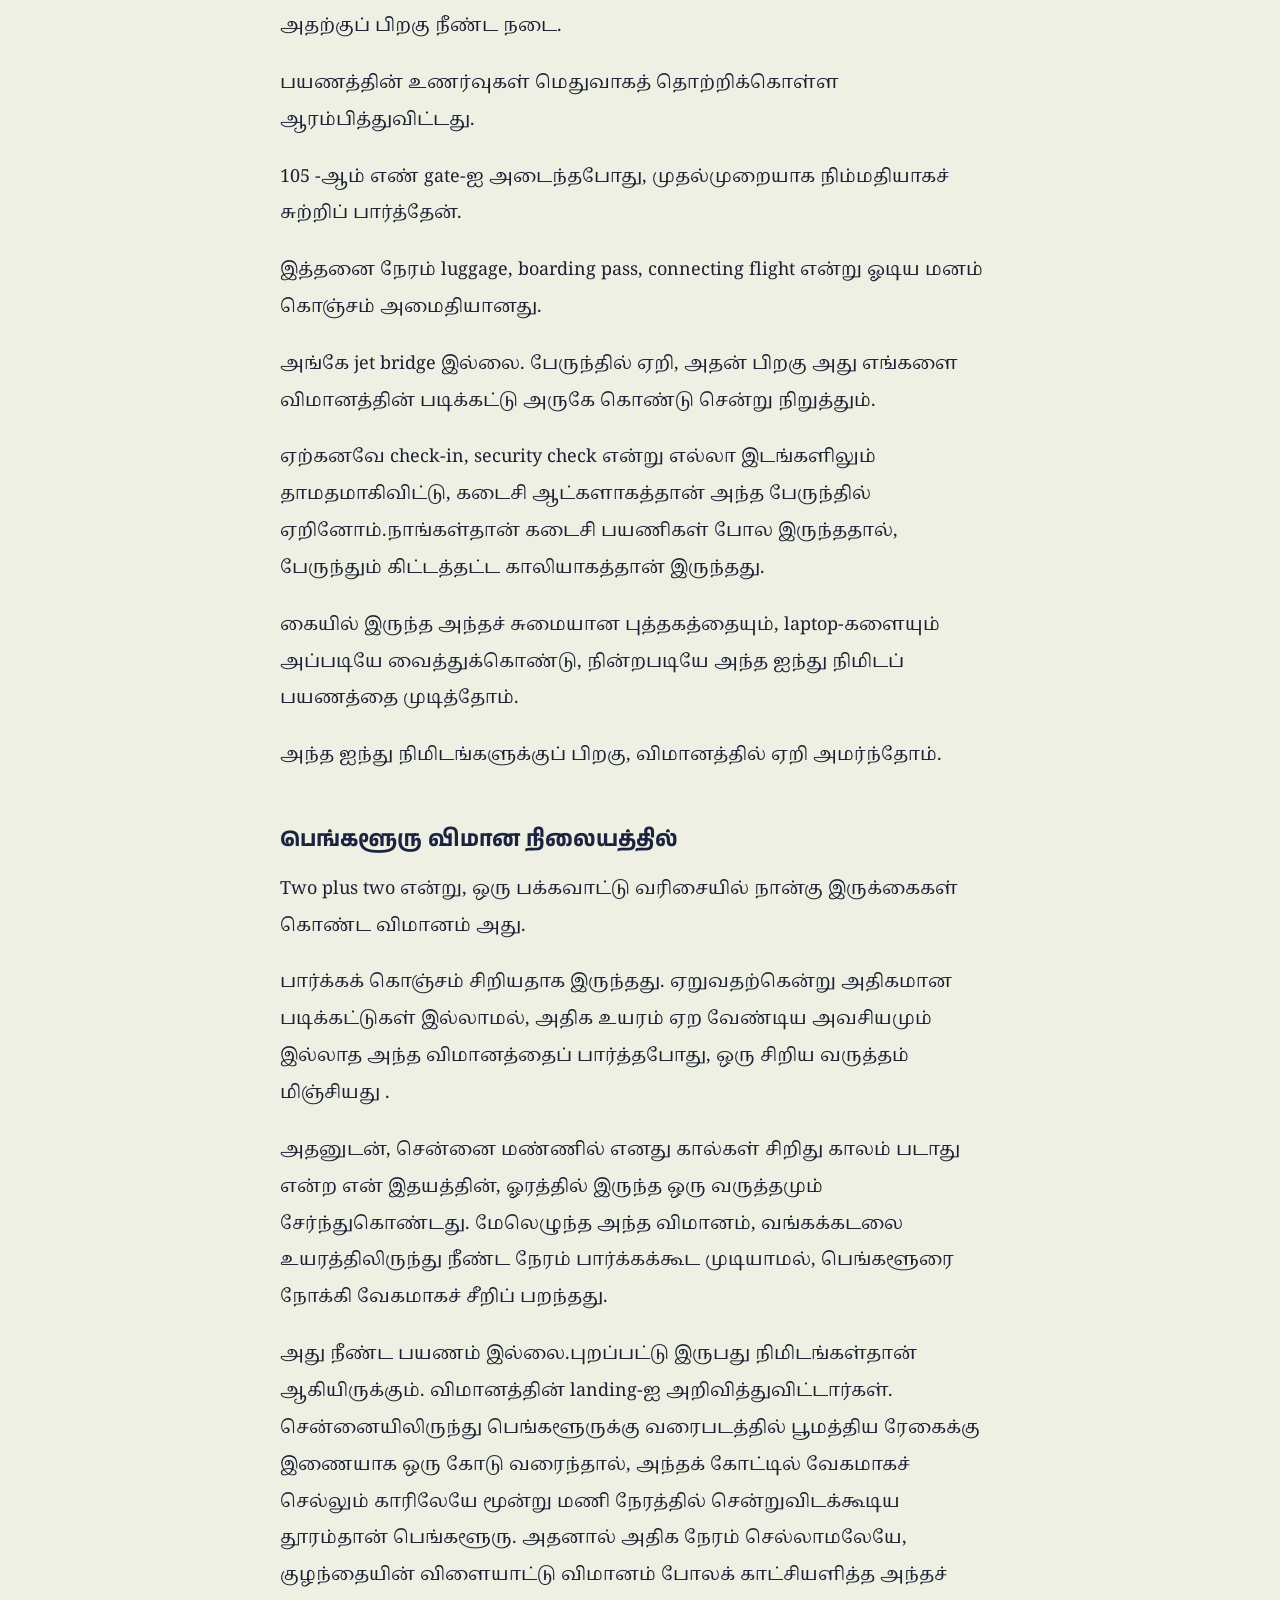
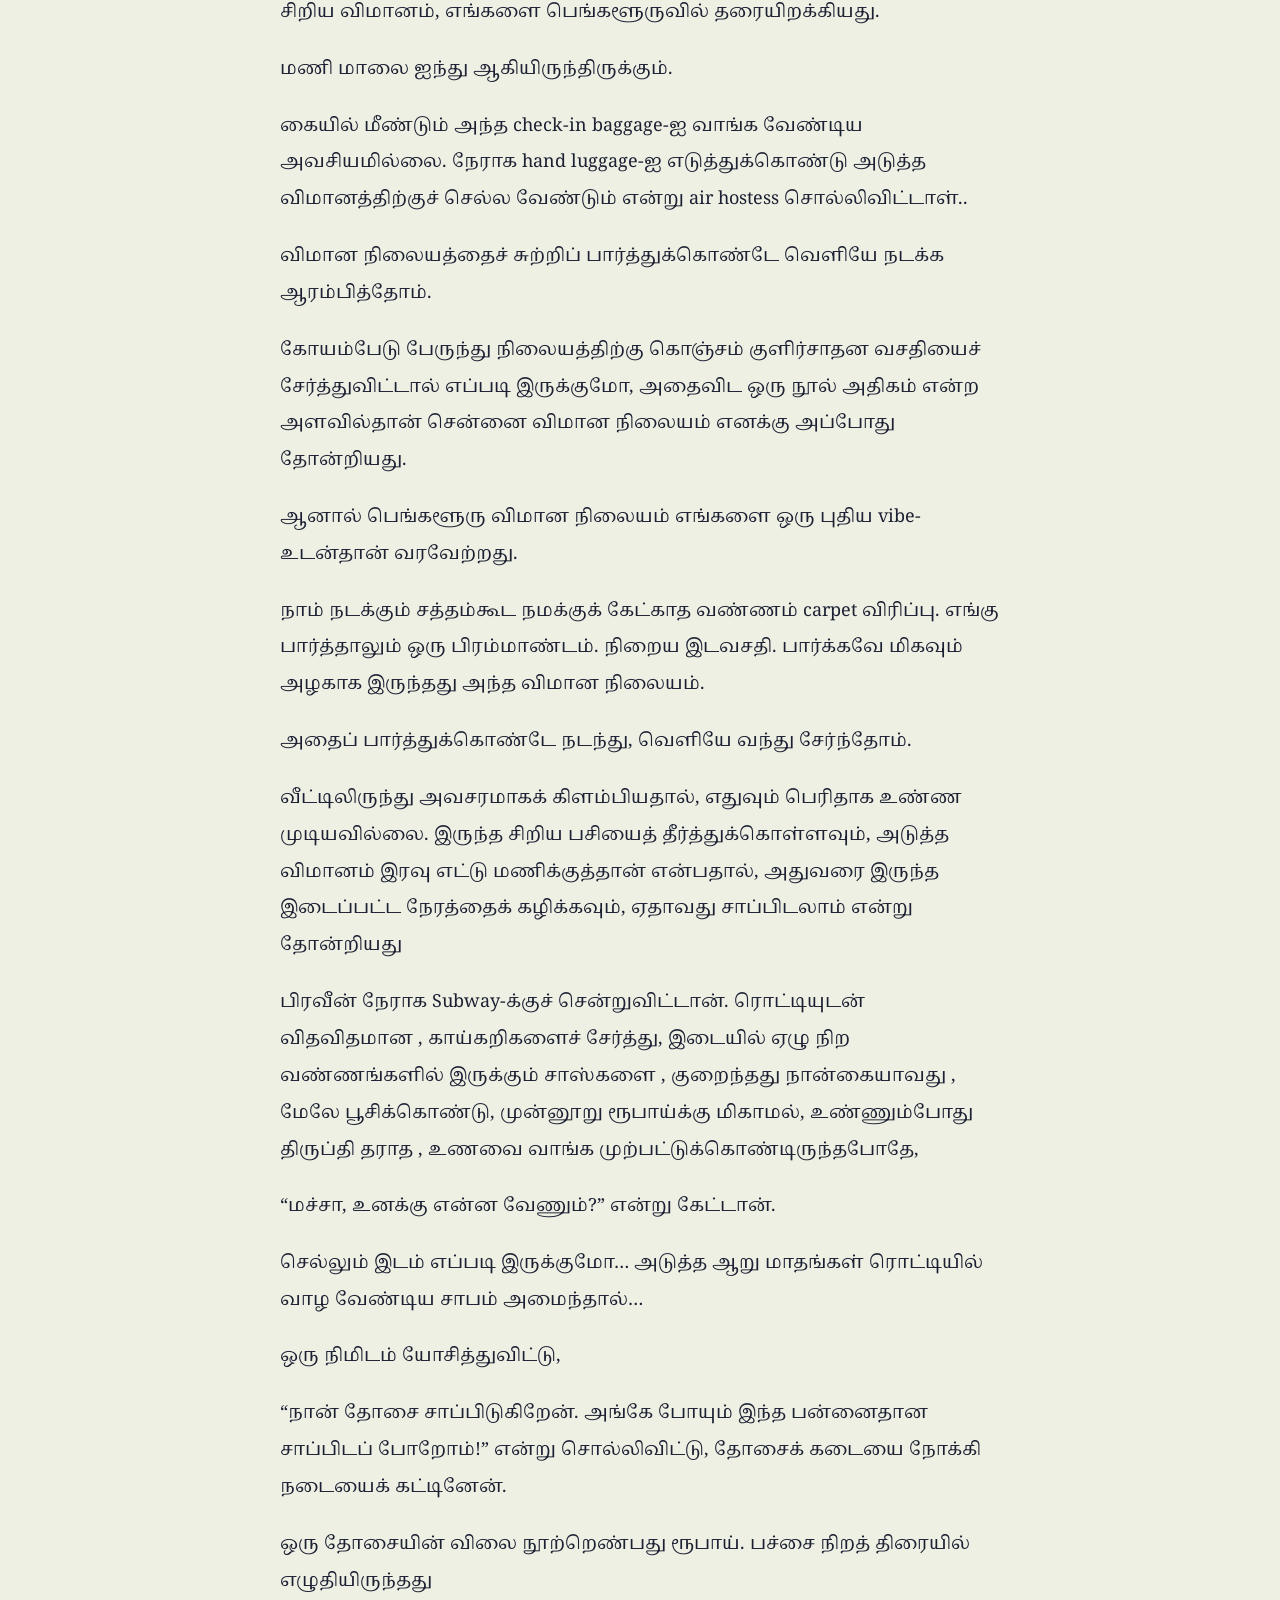
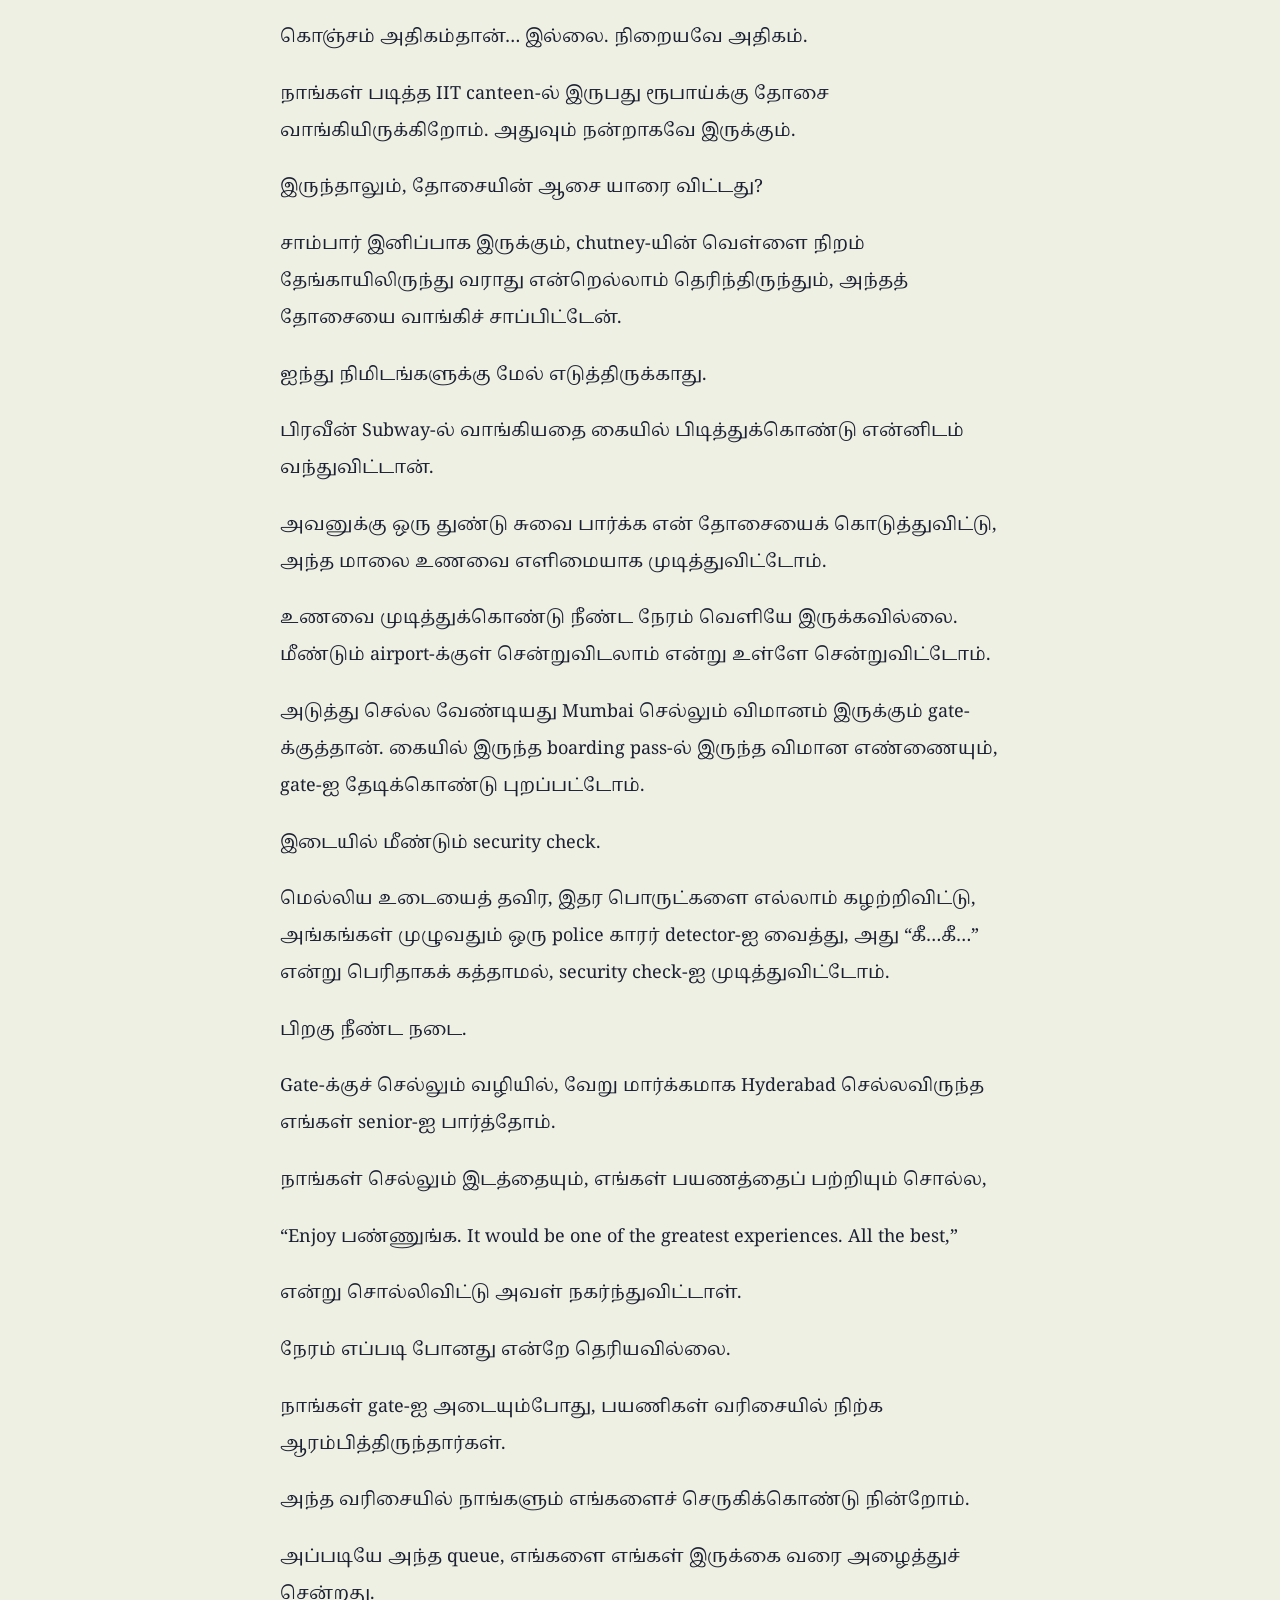
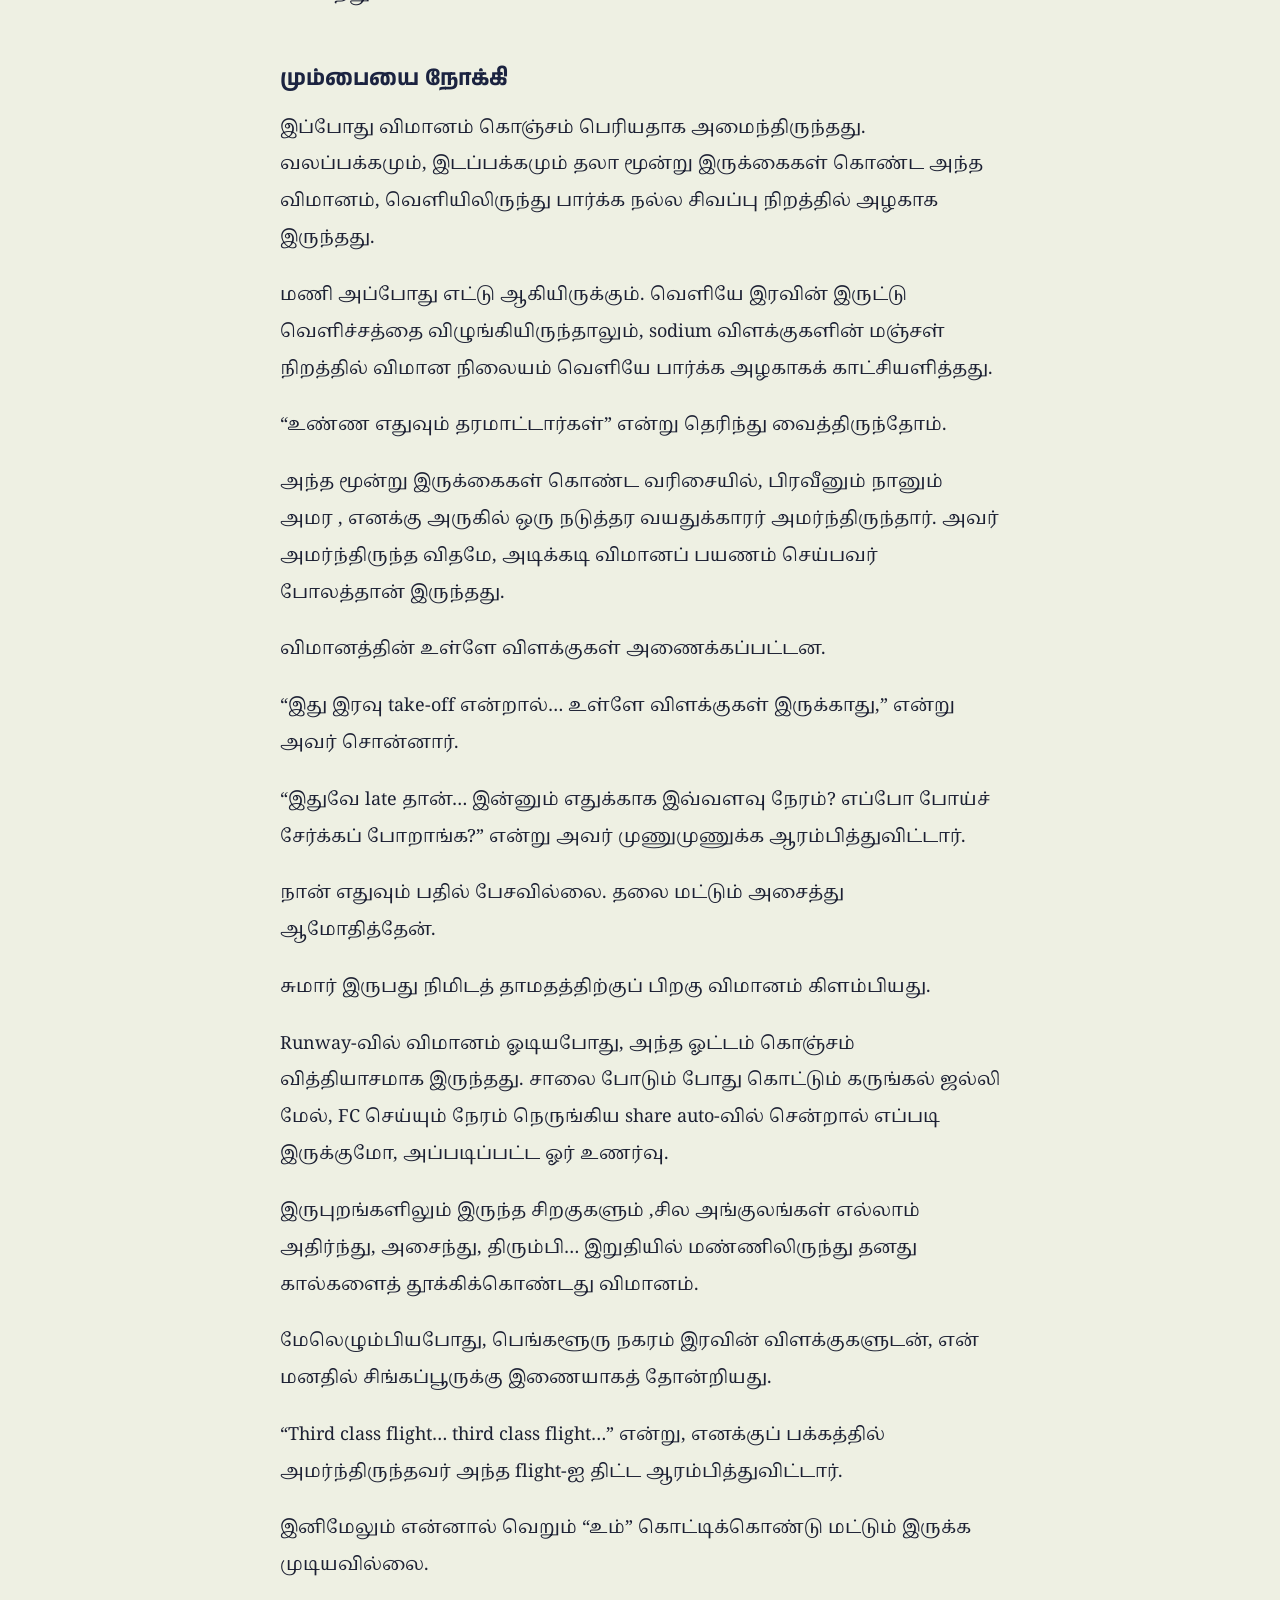
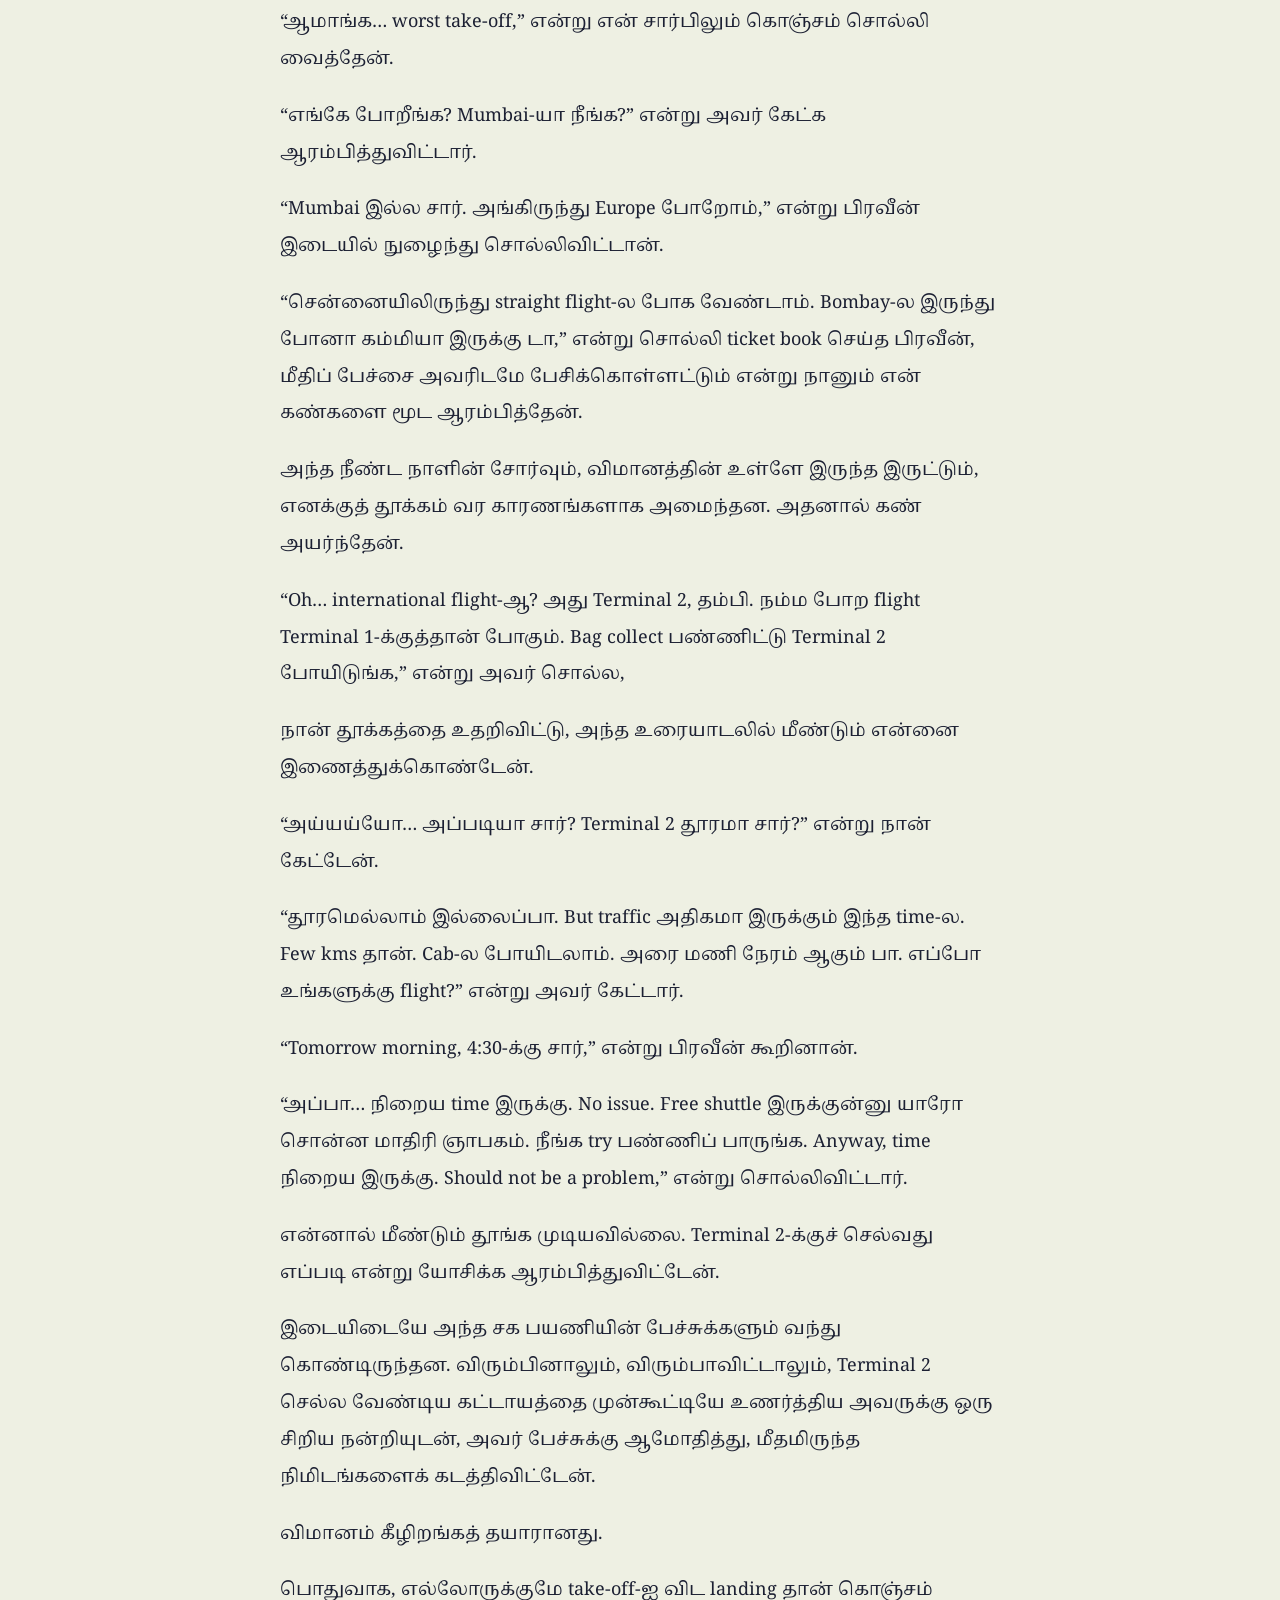
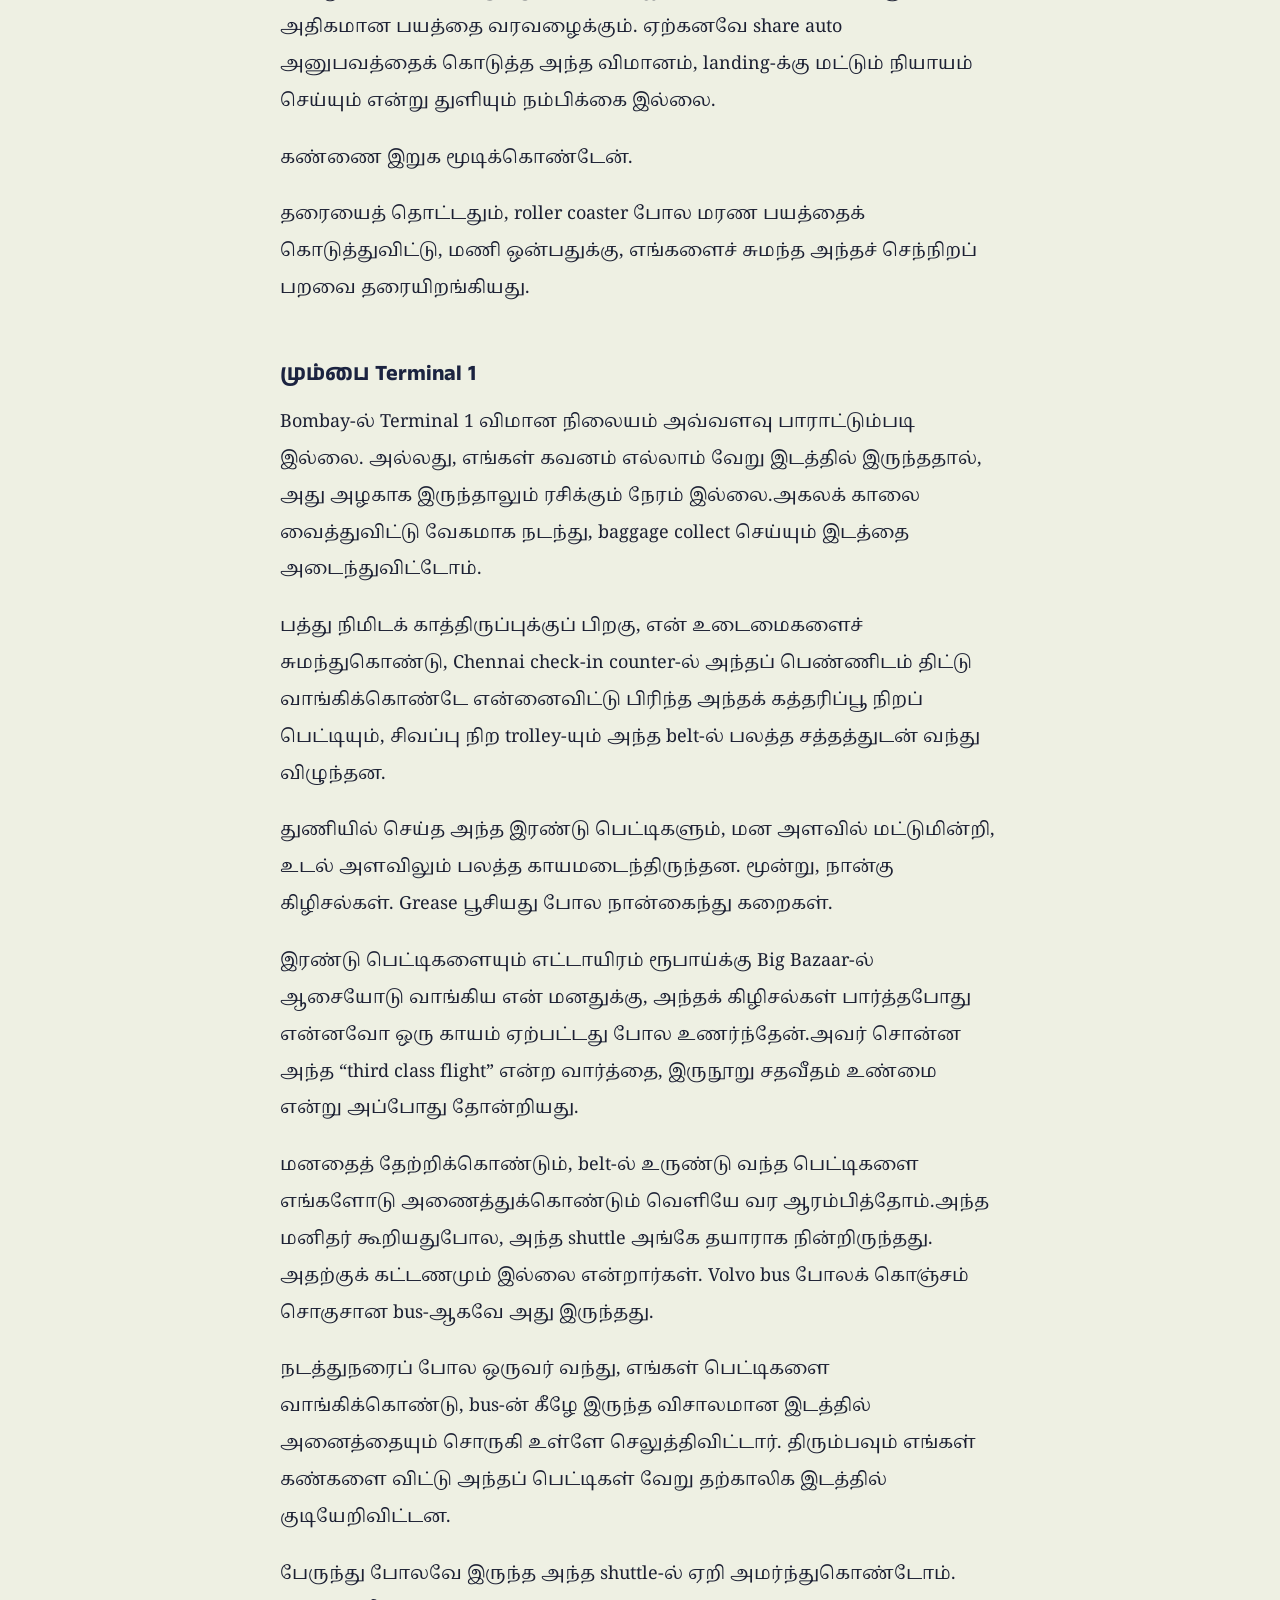
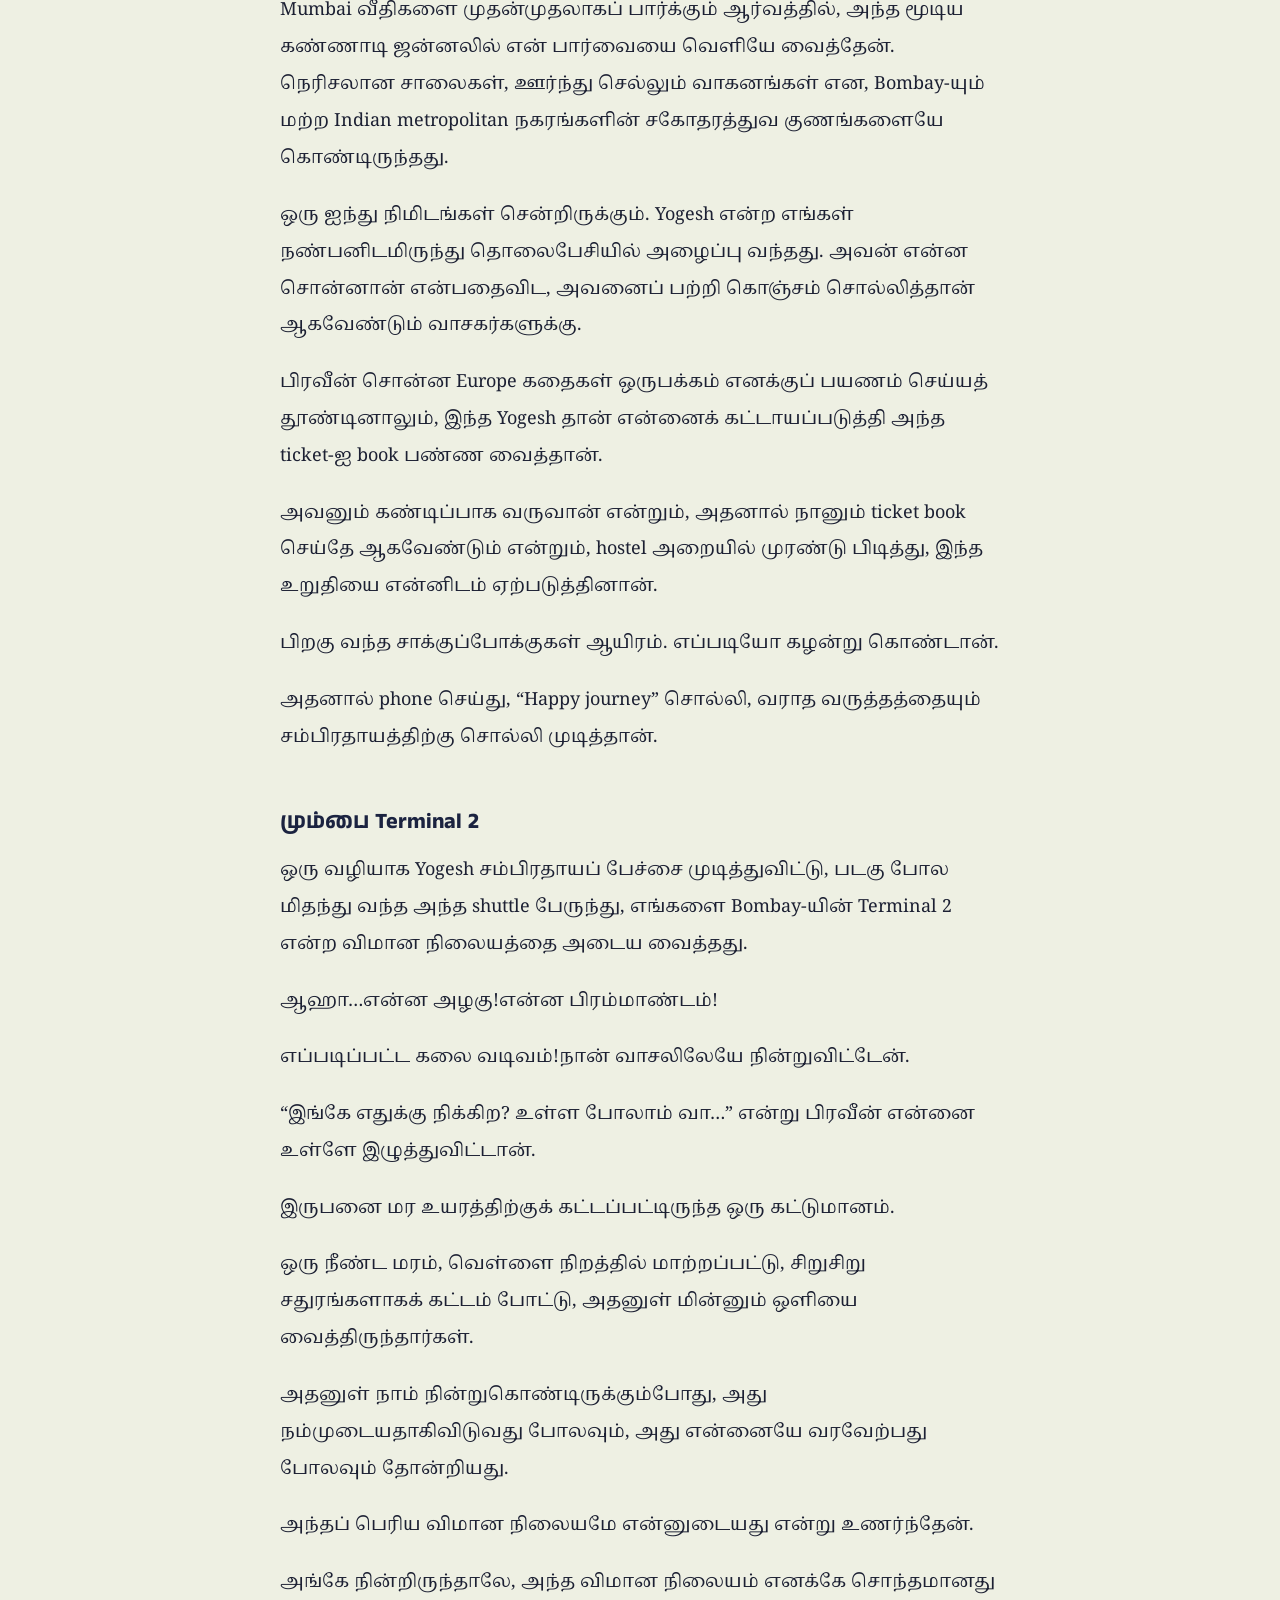
<file: read/2/index.html>
<!doctype html>
<html lang="ta">
<head>
  <meta charset="utf-8">
  <meta name="viewport" content="width=device-width, initial-scale=1">
  <title>எல்லா இனிய பயணங்களுக்கும் இனிய துவக்கம் தேவை இல்லை — Sriram Writes</title>
  <meta name="description" content="சென்னையிலிருந்து இன்ஸ்ப்ருக் வரை நண்பர்களுடன் சென்ற பயணமும், வழியில் காத்திருந்த சவால்களும் நினைவுகளும்.">
  <link rel="canonical" href="https://www.sriramwrites.in/read/2/">
  <meta property="og:type" content="article">
  <meta property="og:site_name" content="Sriram Writes">
  <meta property="og:locale" content="ta_IN">
  <meta property="og:url" content="https://www.sriramwrites.in/read/2/">
  <meta property="og:title" content="எல்லா இனிய பயணங்களுக்கும் இனிய துவக்கம் தேவை இல்லை">
  <meta property="og:description" content="கதை · சென்னையிலிருந்து இன்ஸ்ப்ருக் வரை நண்பர்களுடன் சென்ற பயணமும், வழியில் காத்திருந்த சவால்களும் நினைவுகளும்.">
  <meta property="og:image" content="https://www.sriramwrites.in/assets/share.jpg">
  <meta property="og:image:width" content="670">
  <meta property="og:image:height" content="550">
  <meta property="og:image:alt" content="Sriram Writes">
  <meta name="twitter:card" content="summary_large_image">
  <script>location.replace("/" + (location.hash.length > 1 ? location.hash : "#/read/2"));</script>
</head>
<body>
  <p><a href="/#/read/2">எல்லா இனிய பயணங்களுக்கும் இனிய துவக்கம் தேவை இல்லை</a></p>
</body>
</html>
</file>
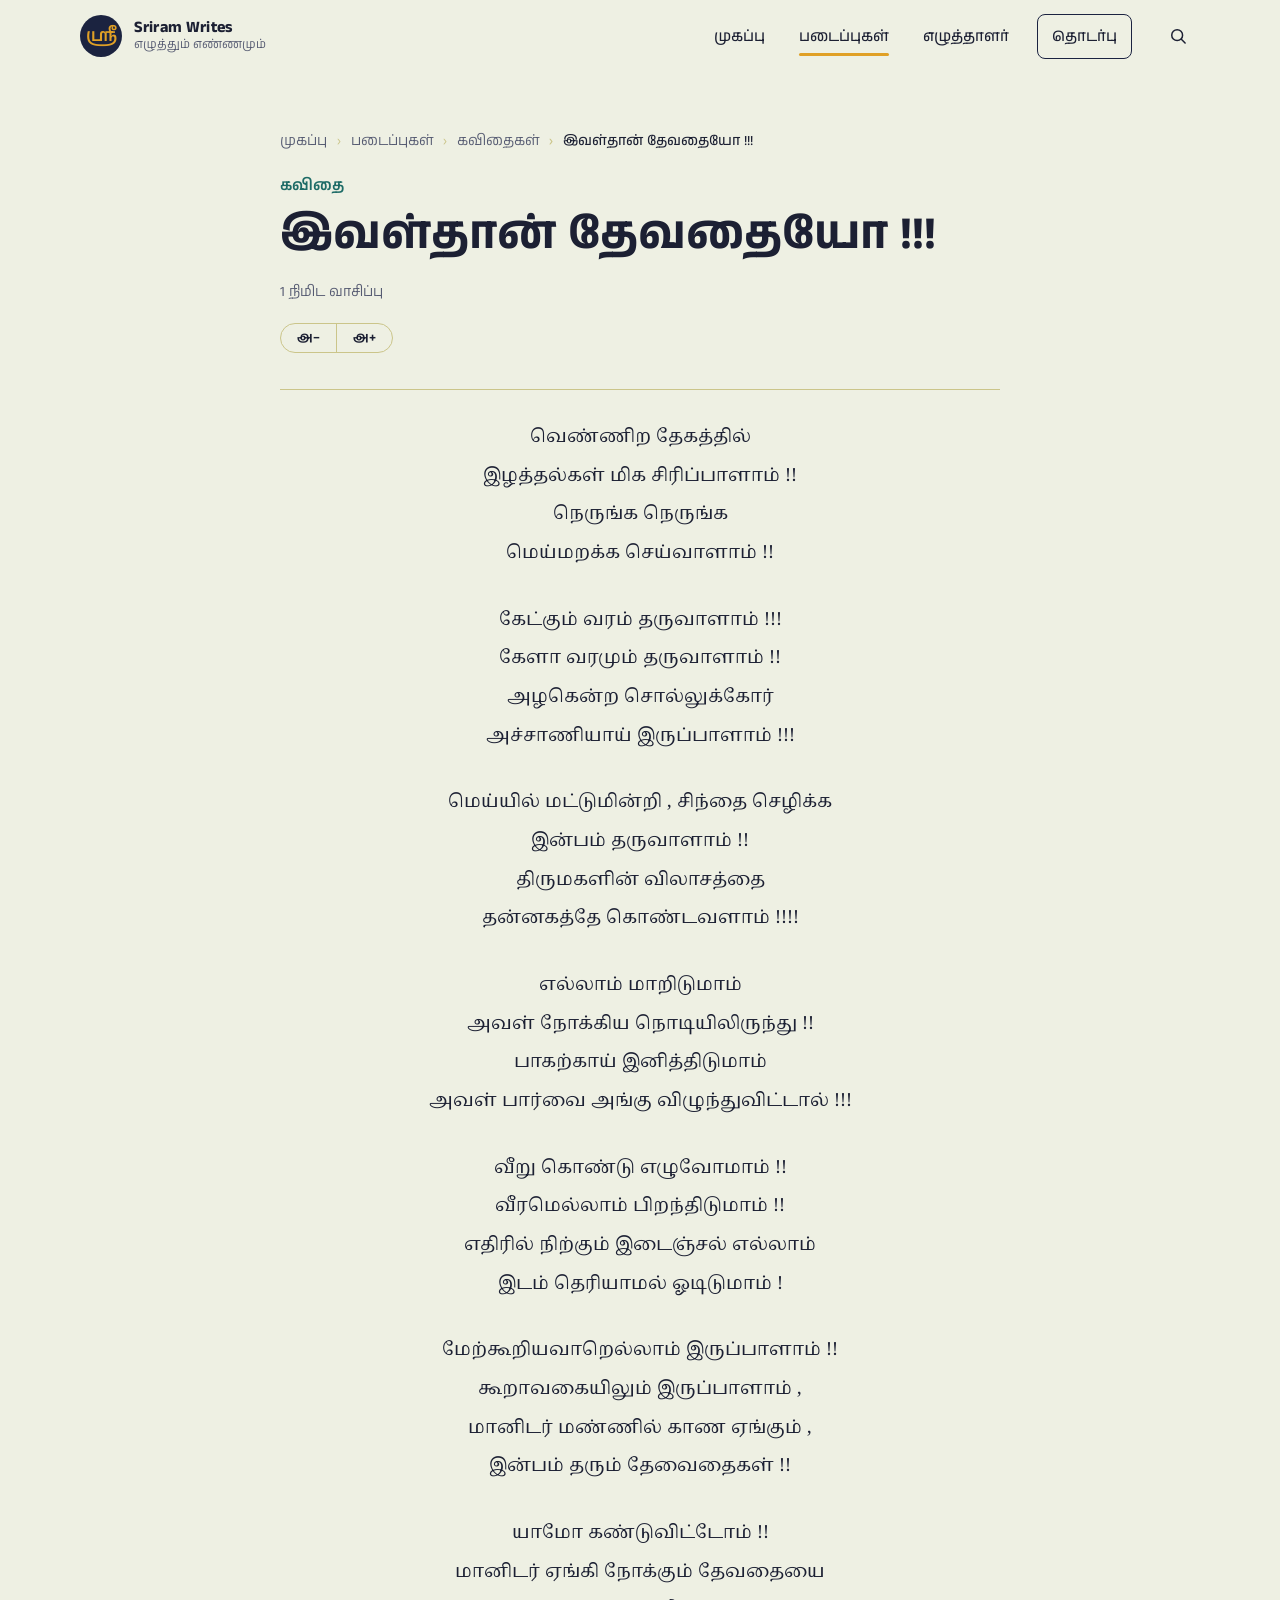
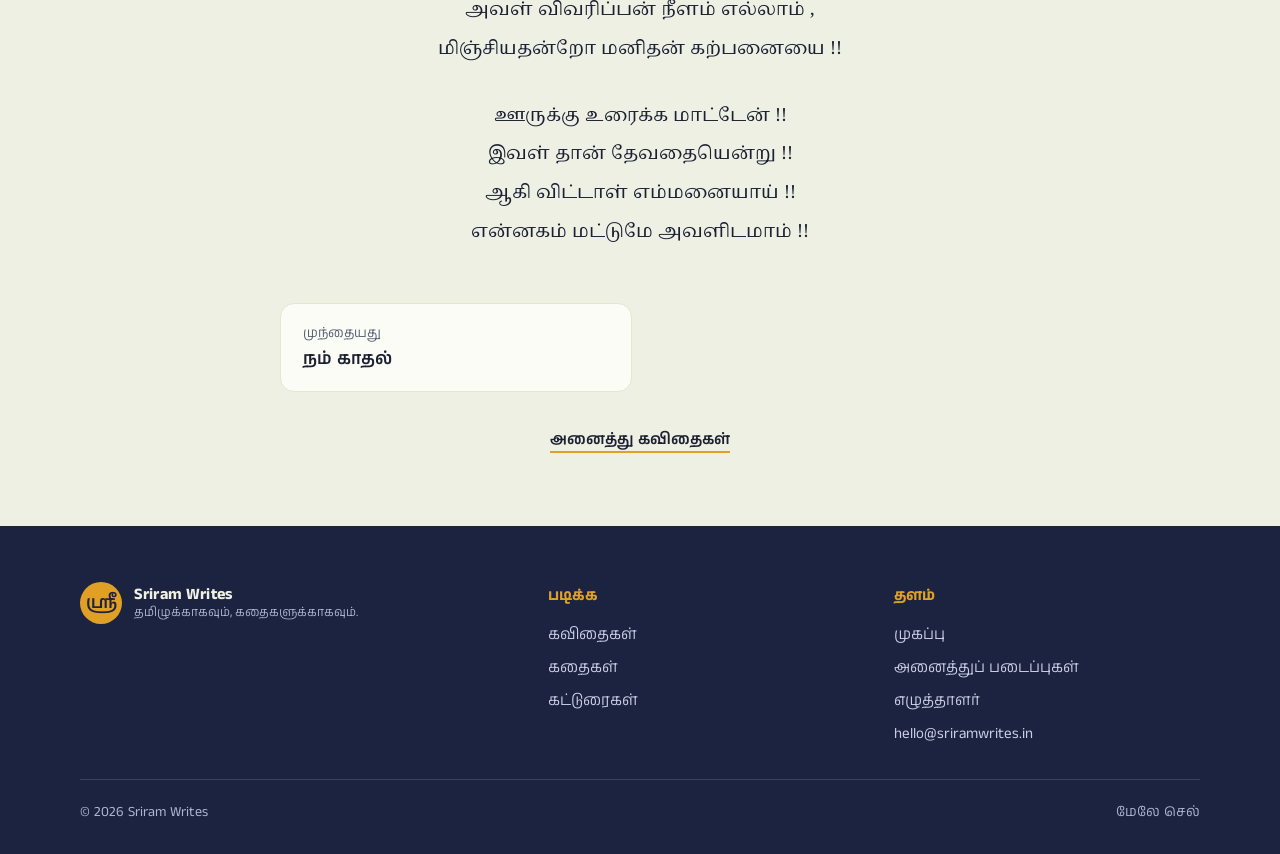
<file: read/3/index.html>
<!doctype html>
<html lang="ta">
<head>
  <meta charset="utf-8">
  <meta name="viewport" content="width=device-width, initial-scale=1">
  <title>இவள்தான் தேவதையோ !!! — Sriram Writes</title>
  <meta name="description" content="காண ஏங்கும் தேவதையின் அழகையும், அவள் தரும் இன்பத்தையும் சொல்லும் கவிதை.">
  <link rel="canonical" href="https://www.sriramwrites.in/read/3/">
  <meta property="og:type" content="article">
  <meta property="og:site_name" content="Sriram Writes">
  <meta property="og:locale" content="ta_IN">
  <meta property="og:url" content="https://www.sriramwrites.in/read/3/">
  <meta property="og:title" content="இவள்தான் தேவதையோ !!!">
  <meta property="og:description" content="கவிதை · காண ஏங்கும் தேவதையின் அழகையும், அவள் தரும் இன்பத்தையும் சொல்லும் கவிதை.">
  <meta property="og:image" content="https://www.sriramwrites.in/assets/share.jpg">
  <meta property="og:image:width" content="670">
  <meta property="og:image:height" content="550">
  <meta property="og:image:alt" content="Sriram Writes">
  <meta name="twitter:card" content="summary_large_image">
  <script>location.replace("/" + (location.hash.length > 1 ? location.hash : "#/read/3"));</script>
</head>
<body>
  <p><a href="/#/read/3">இவள்தான் தேவதையோ !!!</a></p>
</body>
</html>
</file>
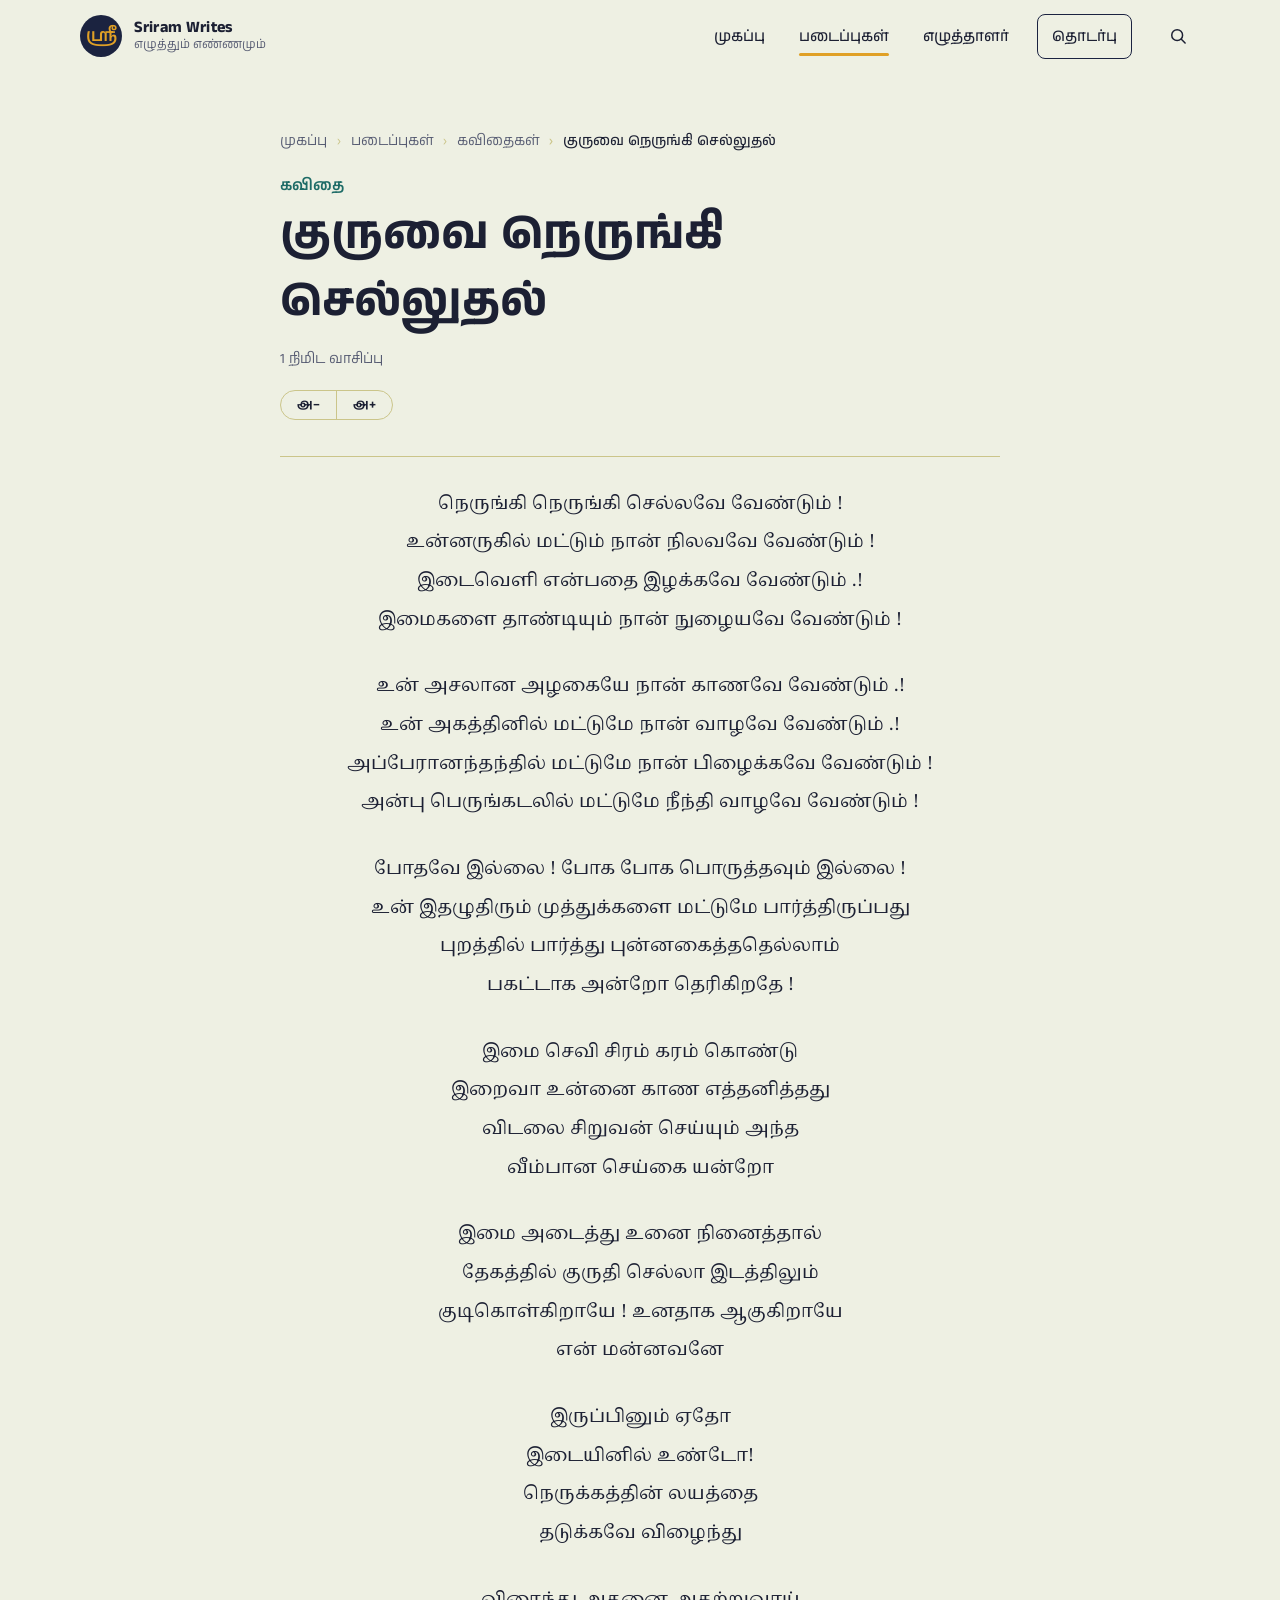
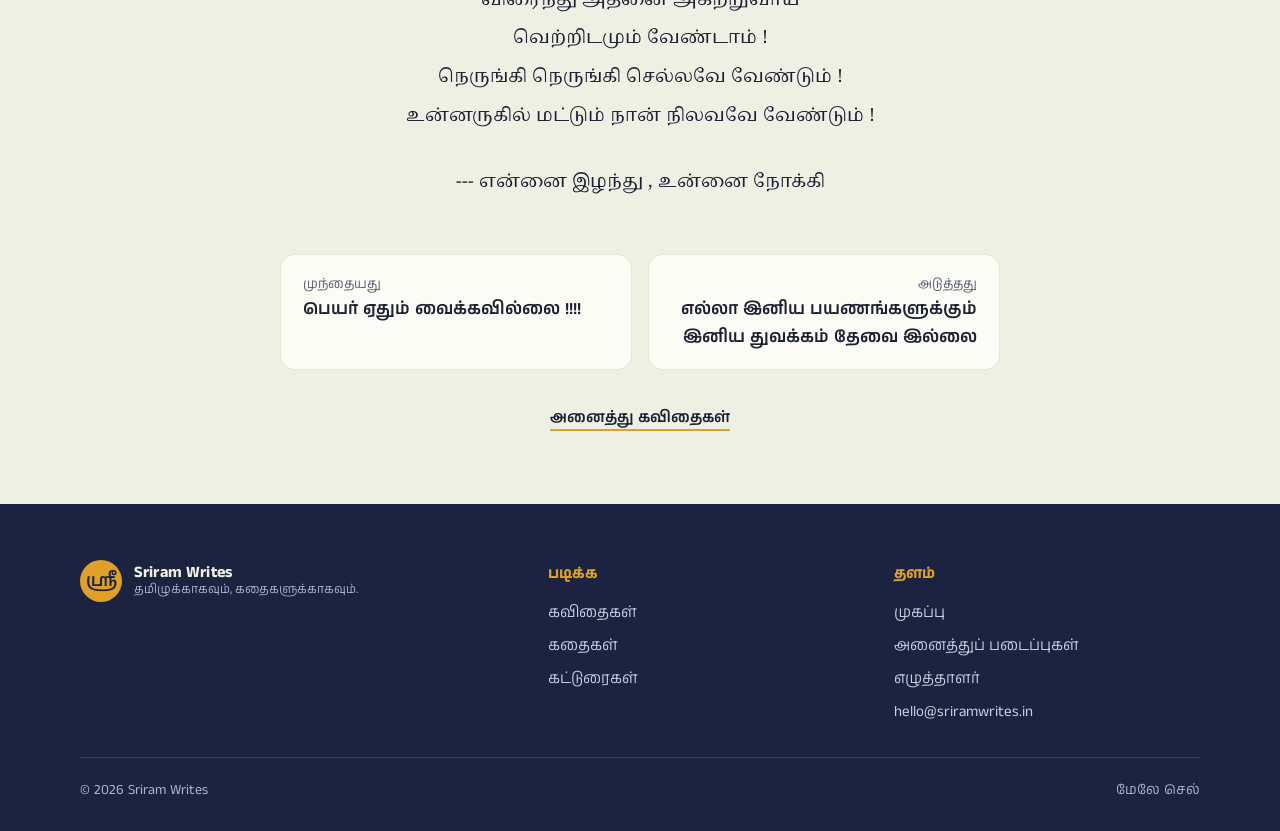
<file: read/4/index.html>
<!doctype html>
<html lang="ta">
<head>
  <meta charset="utf-8">
  <meta name="viewport" content="width=device-width, initial-scale=1">
  <title>குருவை நெருங்கி செல்லுதல் — Sriram Writes</title>
  <meta name="description" content="இடைவெளி இன்றி இறைவனை நெருங்கி, அவன் அகத்தினில் மட்டுமே வாழ ஏங்கும் கவிதை.">
  <link rel="canonical" href="https://www.sriramwrites.in/read/4/">
  <meta property="og:type" content="article">
  <meta property="og:site_name" content="Sriram Writes">
  <meta property="og:locale" content="ta_IN">
  <meta property="og:url" content="https://www.sriramwrites.in/read/4/">
  <meta property="og:title" content="குருவை நெருங்கி செல்லுதல்">
  <meta property="og:description" content="கவிதை · இடைவெளி இன்றி இறைவனை நெருங்கி, அவன் அகத்தினில் மட்டுமே வாழ ஏங்கும் கவிதை.">
  <meta property="og:image" content="https://www.sriramwrites.in/assets/share.jpg">
  <meta property="og:image:width" content="670">
  <meta property="og:image:height" content="550">
  <meta property="og:image:alt" content="Sriram Writes">
  <meta name="twitter:card" content="summary_large_image">
  <script>location.replace("/" + (location.hash.length > 1 ? location.hash : "#/read/4"));</script>
</head>
<body>
  <p><a href="/#/read/4">குருவை நெருங்கி செல்லுதல்</a></p>
</body>
</html>
</file>
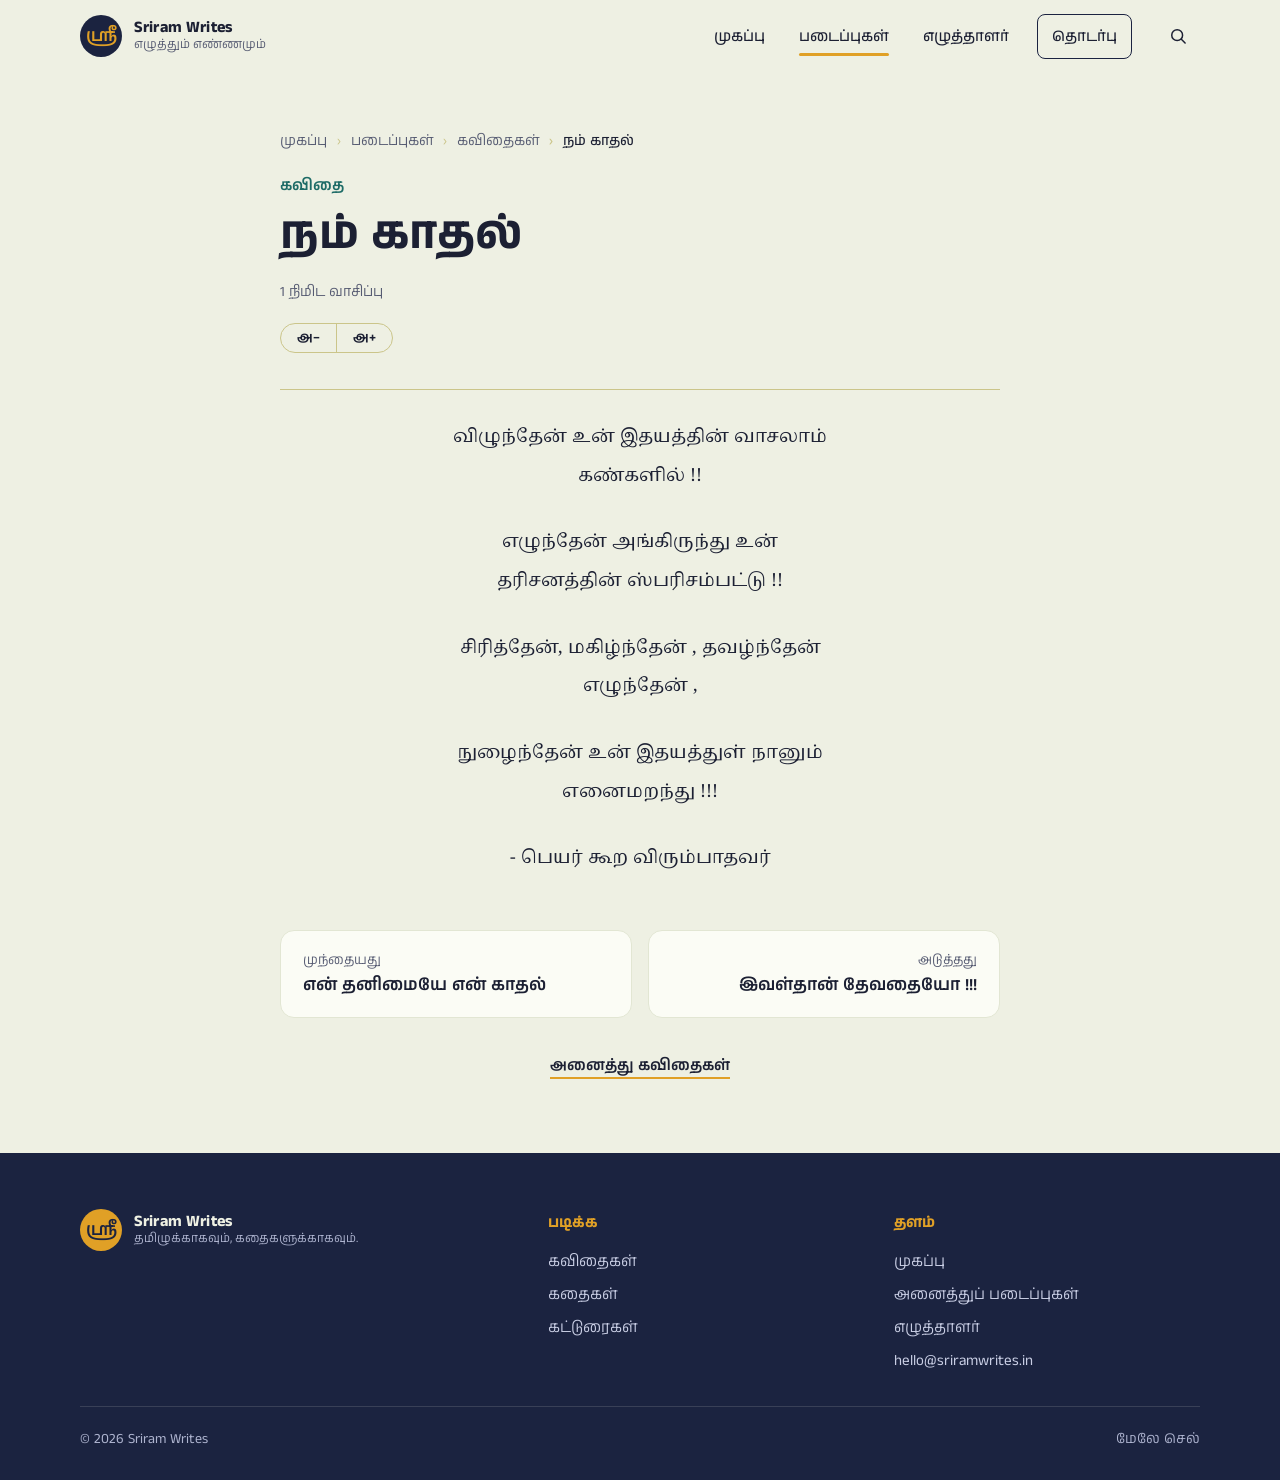
<file: read/5/index.html>
<!doctype html>
<html lang="ta">
<head>
  <meta charset="utf-8">
  <meta name="viewport" content="width=device-width, initial-scale=1">
  <title>நம் காதல் — Sriram Writes</title>
  <meta name="description" content="கண்களெனும் வாசலில் விழுந்து, தன்னை மறந்து காதலின் இதயத்துள் நுழையும் கவிதை.">
  <link rel="canonical" href="https://www.sriramwrites.in/read/5/">
  <meta property="og:type" content="article">
  <meta property="og:site_name" content="Sriram Writes">
  <meta property="og:locale" content="ta_IN">
  <meta property="og:url" content="https://www.sriramwrites.in/read/5/">
  <meta property="og:title" content="நம் காதல்">
  <meta property="og:description" content="கவிதை · கண்களெனும் வாசலில் விழுந்து, தன்னை மறந்து காதலின் இதயத்துள் நுழையும் கவிதை.">
  <meta property="og:image" content="https://www.sriramwrites.in/assets/share.jpg">
  <meta property="og:image:width" content="670">
  <meta property="og:image:height" content="550">
  <meta property="og:image:alt" content="Sriram Writes">
  <meta name="twitter:card" content="summary_large_image">
  <script>location.replace("/" + (location.hash.length > 1 ? location.hash : "#/read/5"));</script>
</head>
<body>
  <p><a href="/#/read/5">நம் காதல்</a></p>
</body>
</html>
</file>
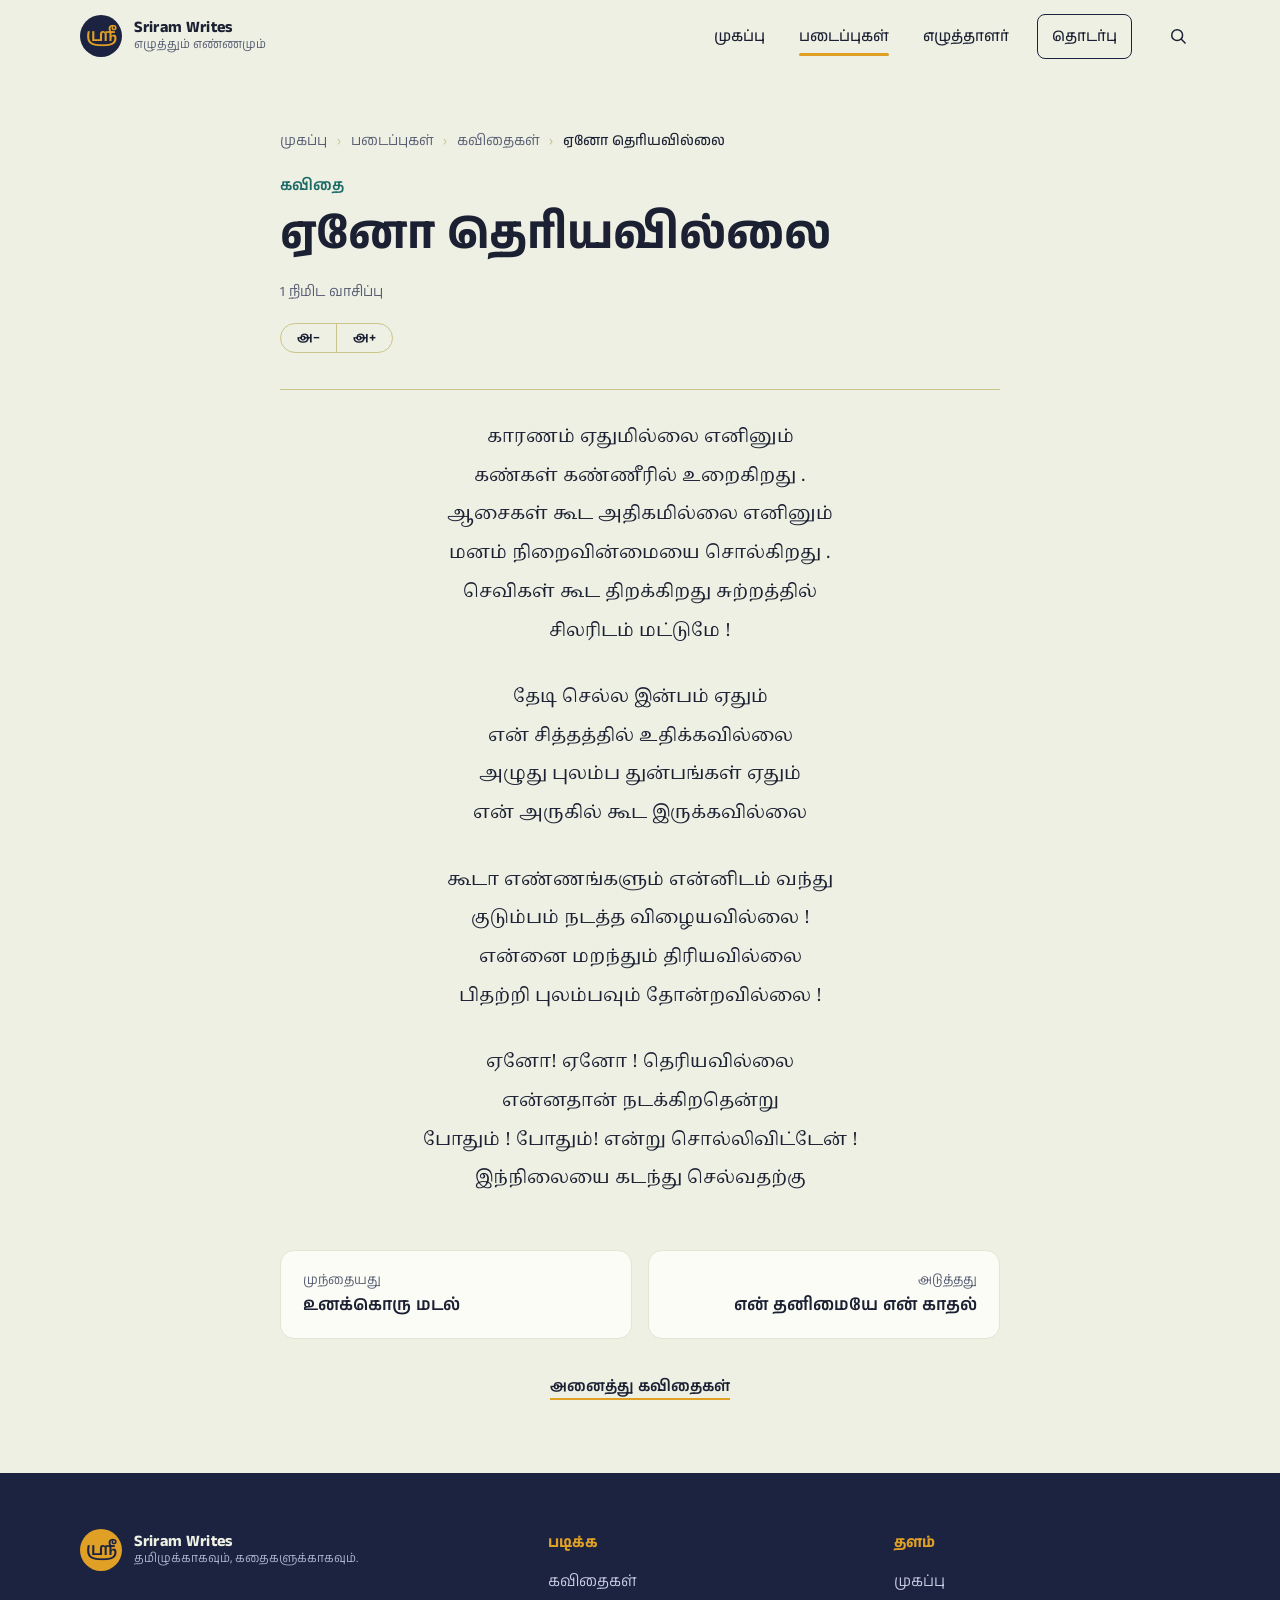
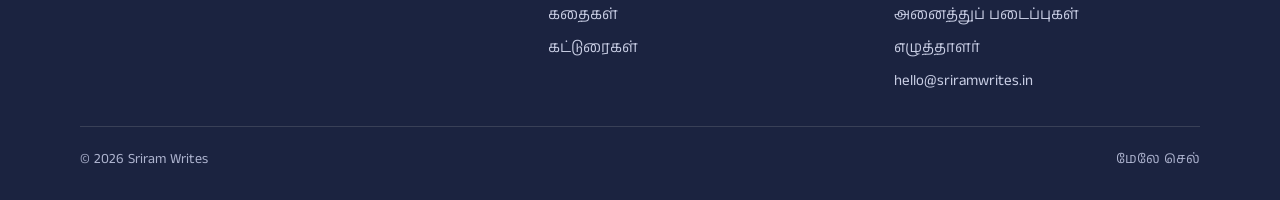
<file: read/6/index.html>
<!doctype html>
<html lang="ta">
<head>
  <meta charset="utf-8">
  <meta name="viewport" content="width=device-width, initial-scale=1">
  <title>ஏனோ தெரியவில்லை — Sriram Writes</title>
  <meta name="description" content="காரணம் இல்லாத கண்ணீரும், பெயரிட முடியாத நிறைவின்மையும் — அந்நிலையைக் கடக்க ஏங்கும் கவிதை.">
  <link rel="canonical" href="https://www.sriramwrites.in/read/6/">
  <meta property="og:type" content="article">
  <meta property="og:site_name" content="Sriram Writes">
  <meta property="og:locale" content="ta_IN">
  <meta property="og:url" content="https://www.sriramwrites.in/read/6/">
  <meta property="og:title" content="ஏனோ தெரியவில்லை">
  <meta property="og:description" content="கவிதை · காரணம் இல்லாத கண்ணீரும், பெயரிட முடியாத நிறைவின்மையும் — அந்நிலையைக் கடக்க ஏங்கும் கவிதை.">
  <meta property="og:image" content="https://www.sriramwrites.in/assets/share.jpg">
  <meta property="og:image:width" content="670">
  <meta property="og:image:height" content="550">
  <meta property="og:image:alt" content="Sriram Writes">
  <meta name="twitter:card" content="summary_large_image">
  <script>location.replace("/" + (location.hash.length > 1 ? location.hash : "#/read/6"));</script>
</head>
<body>
  <p><a href="/#/read/6">ஏனோ தெரியவில்லை</a></p>
</body>
</html>
</file>
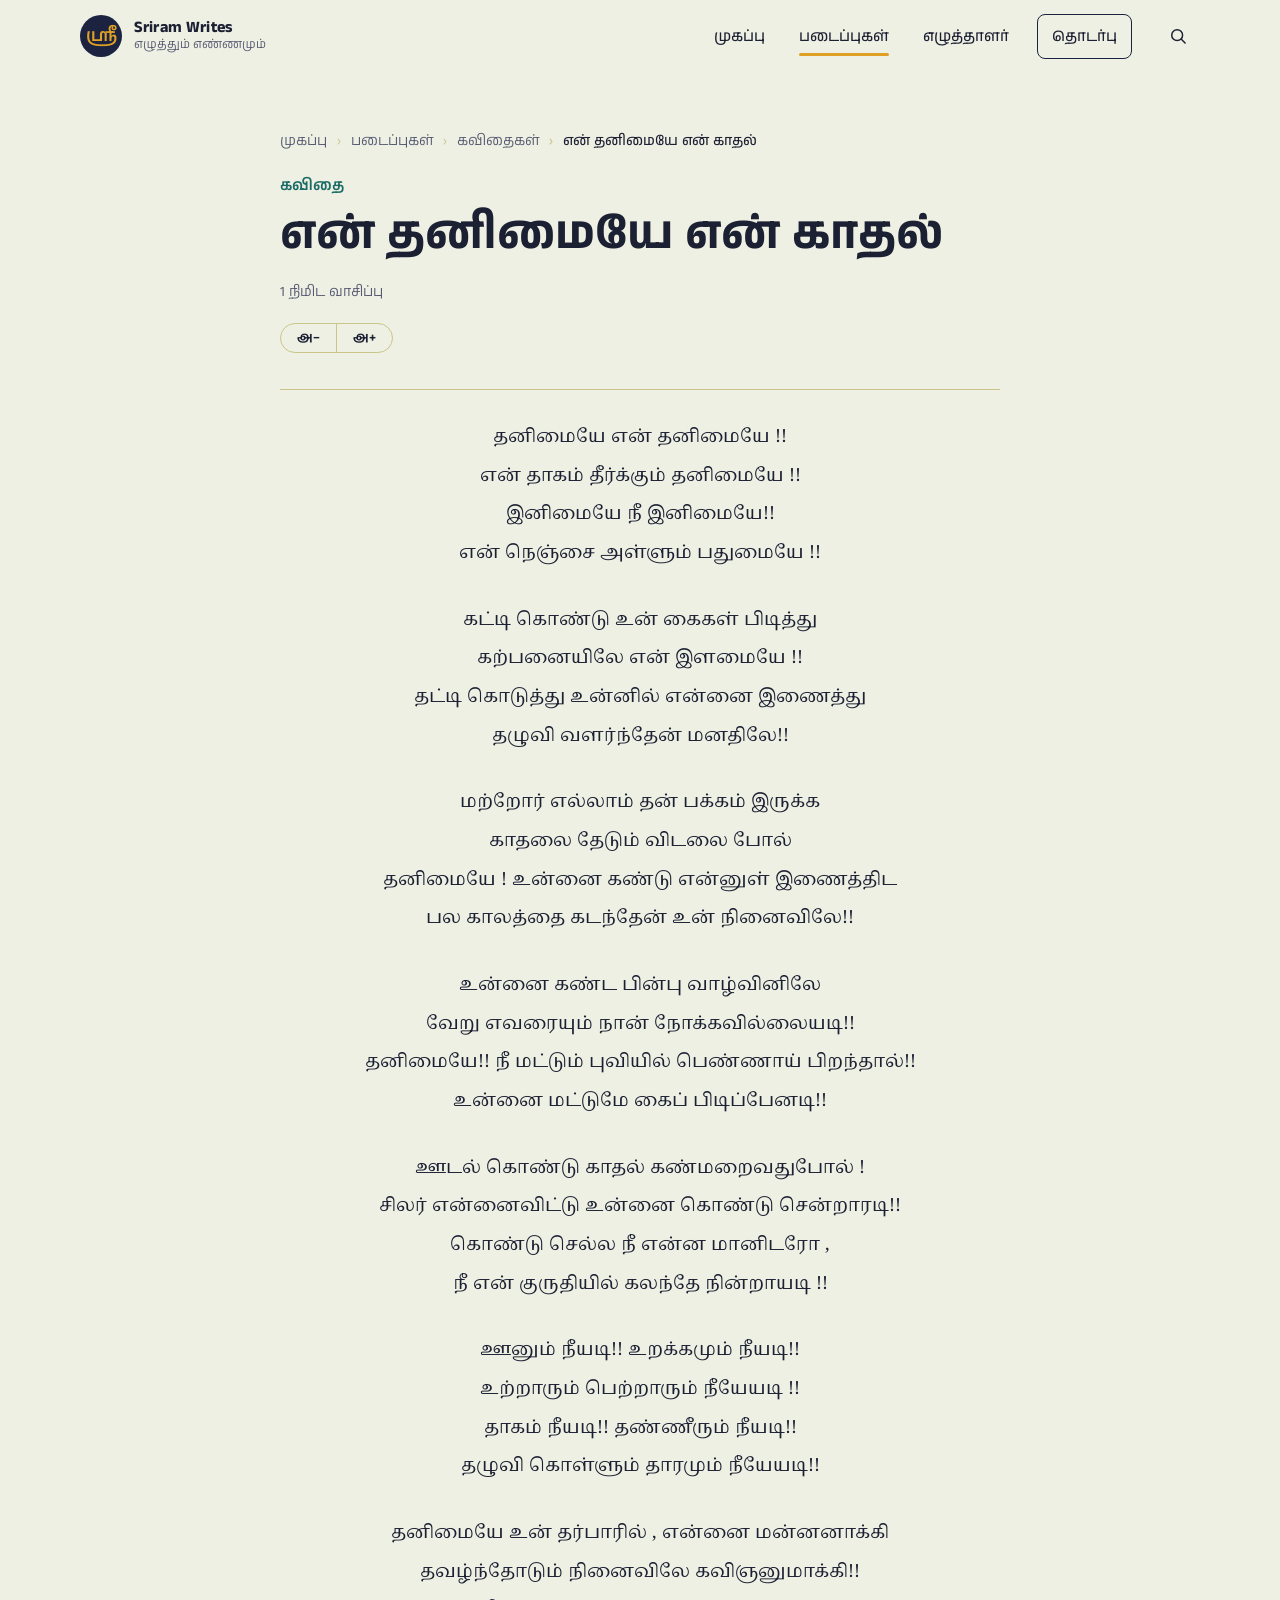
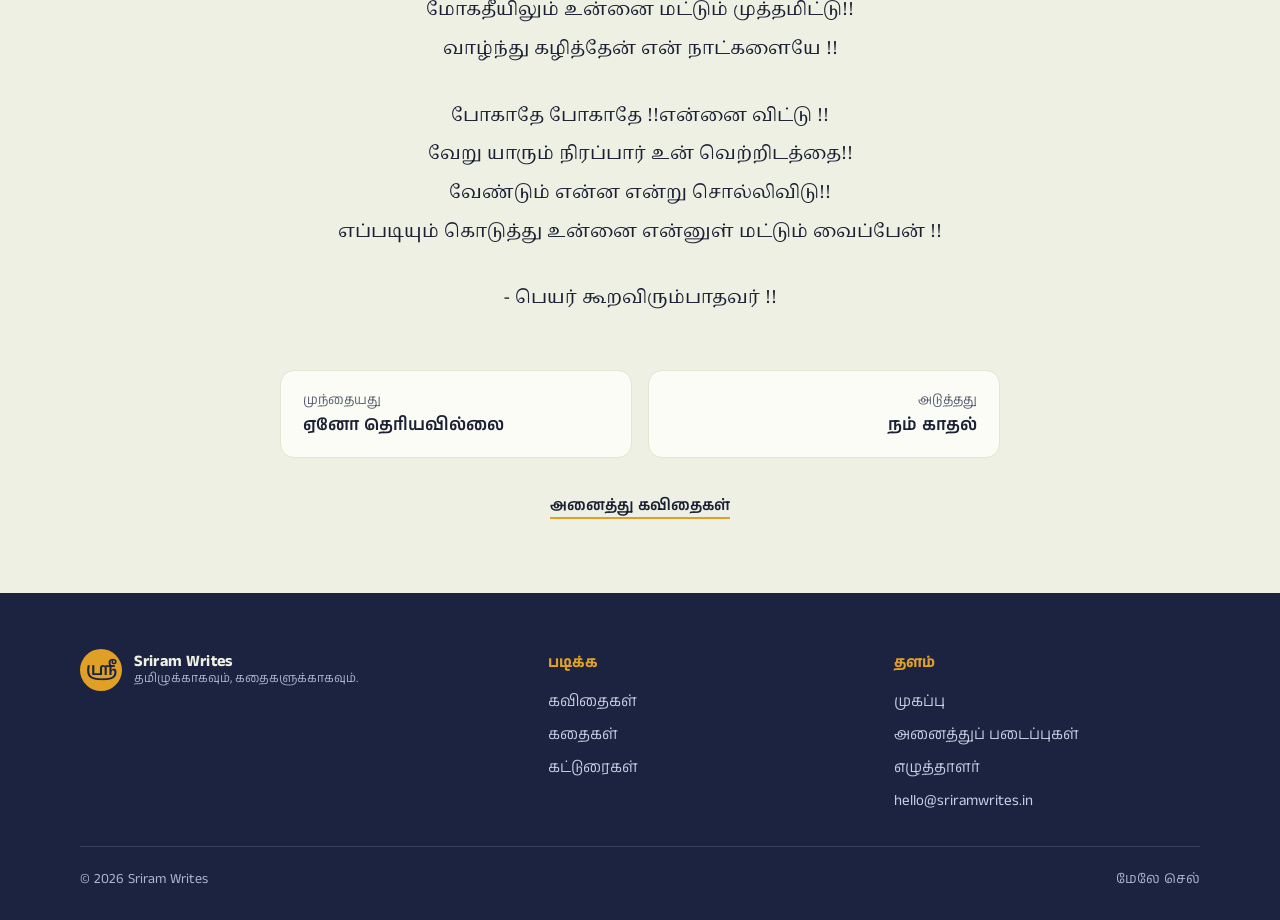
<file: read/7/index.html>
<!doctype html>
<html lang="ta">
<head>
  <meta charset="utf-8">
  <meta name="viewport" content="width=device-width, initial-scale=1">
  <title>என் தனிமையே என் காதல் — Sriram Writes</title>
  <meta name="description" content="தனிமையையே காதலியாக்கி, அவளிடம் தாகமும் தஞ்சமும் காணும் கவிதை.">
  <link rel="canonical" href="https://www.sriramwrites.in/read/7/">
  <meta property="og:type" content="article">
  <meta property="og:site_name" content="Sriram Writes">
  <meta property="og:locale" content="ta_IN">
  <meta property="og:url" content="https://www.sriramwrites.in/read/7/">
  <meta property="og:title" content="என் தனிமையே என் காதல்">
  <meta property="og:description" content="கவிதை · தனிமையையே காதலியாக்கி, அவளிடம் தாகமும் தஞ்சமும் காணும் கவிதை.">
  <meta property="og:image" content="https://www.sriramwrites.in/assets/share.jpg">
  <meta property="og:image:width" content="670">
  <meta property="og:image:height" content="550">
  <meta property="og:image:alt" content="Sriram Writes">
  <meta name="twitter:card" content="summary_large_image">
  <script>location.replace("/" + (location.hash.length > 1 ? location.hash : "#/read/7"));</script>
</head>
<body>
  <p><a href="/#/read/7">என் தனிமையே என் காதல்</a></p>
</body>
</html>
</file>
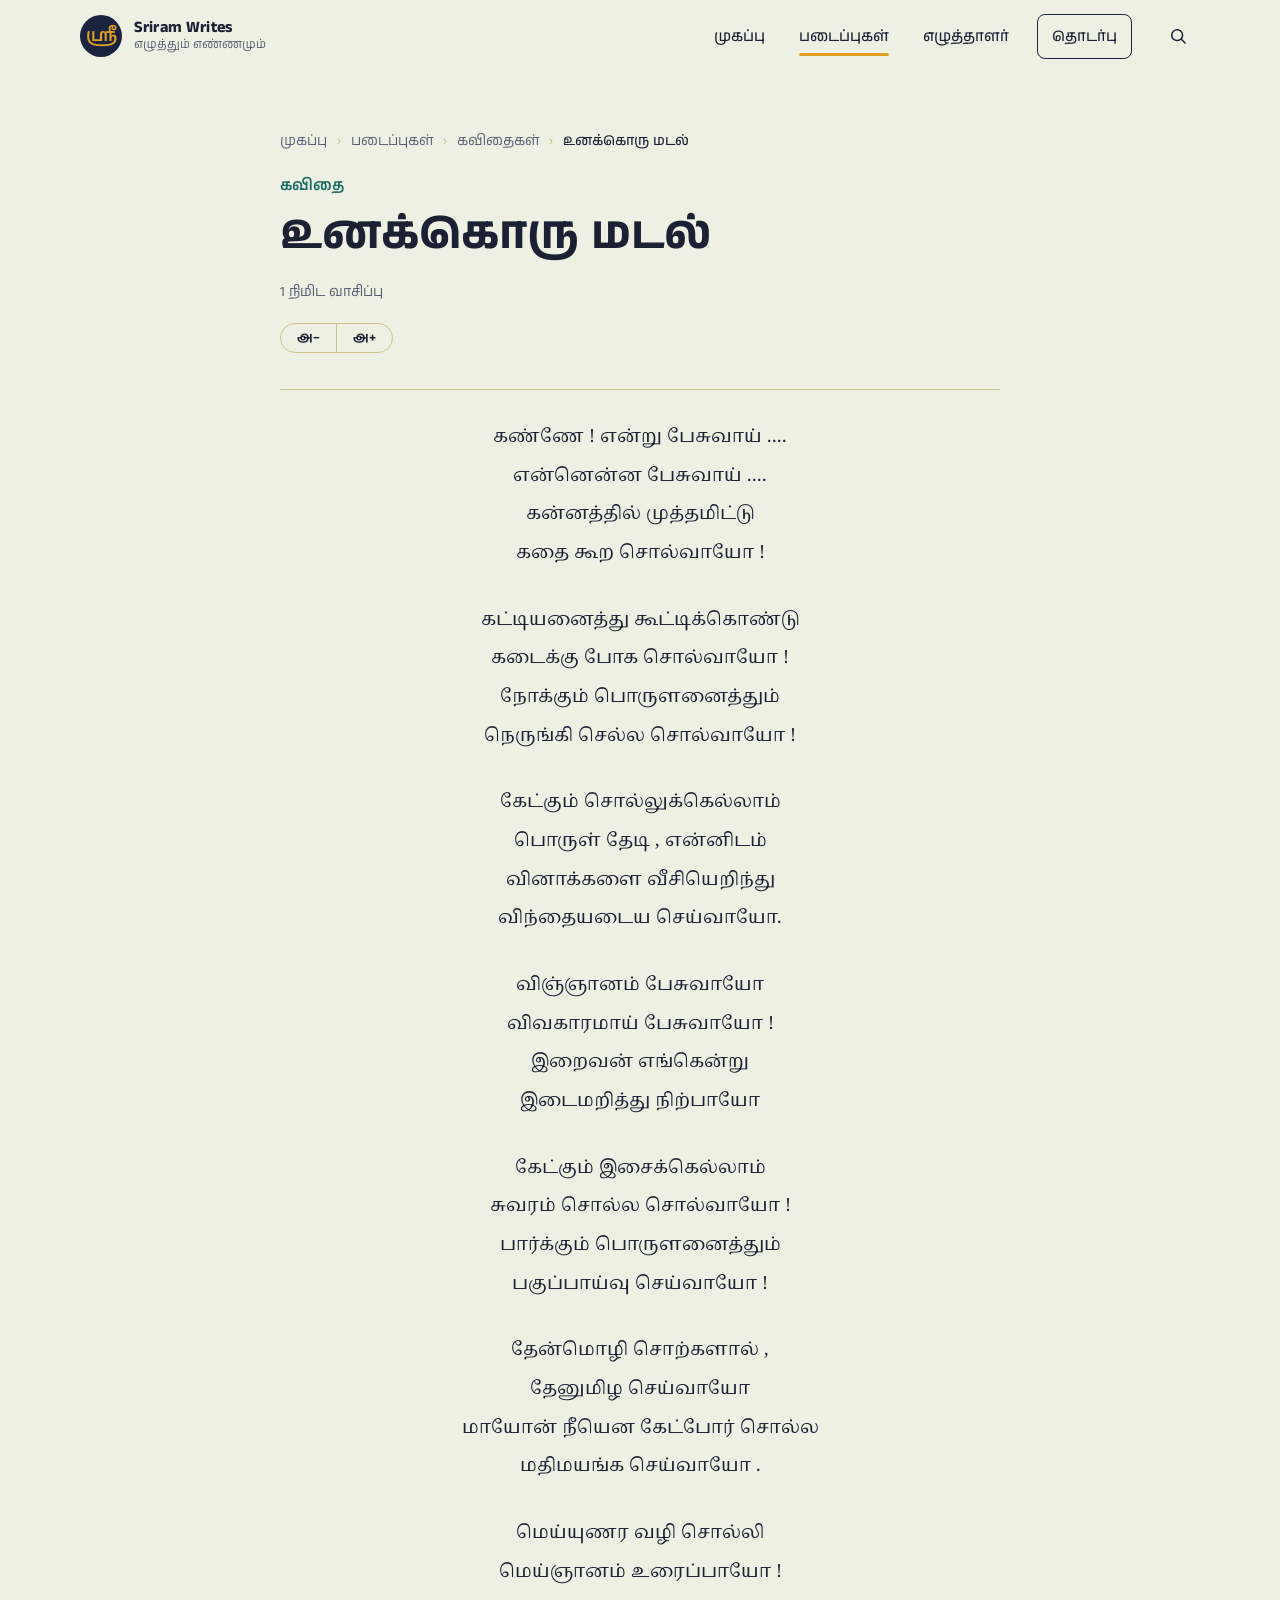
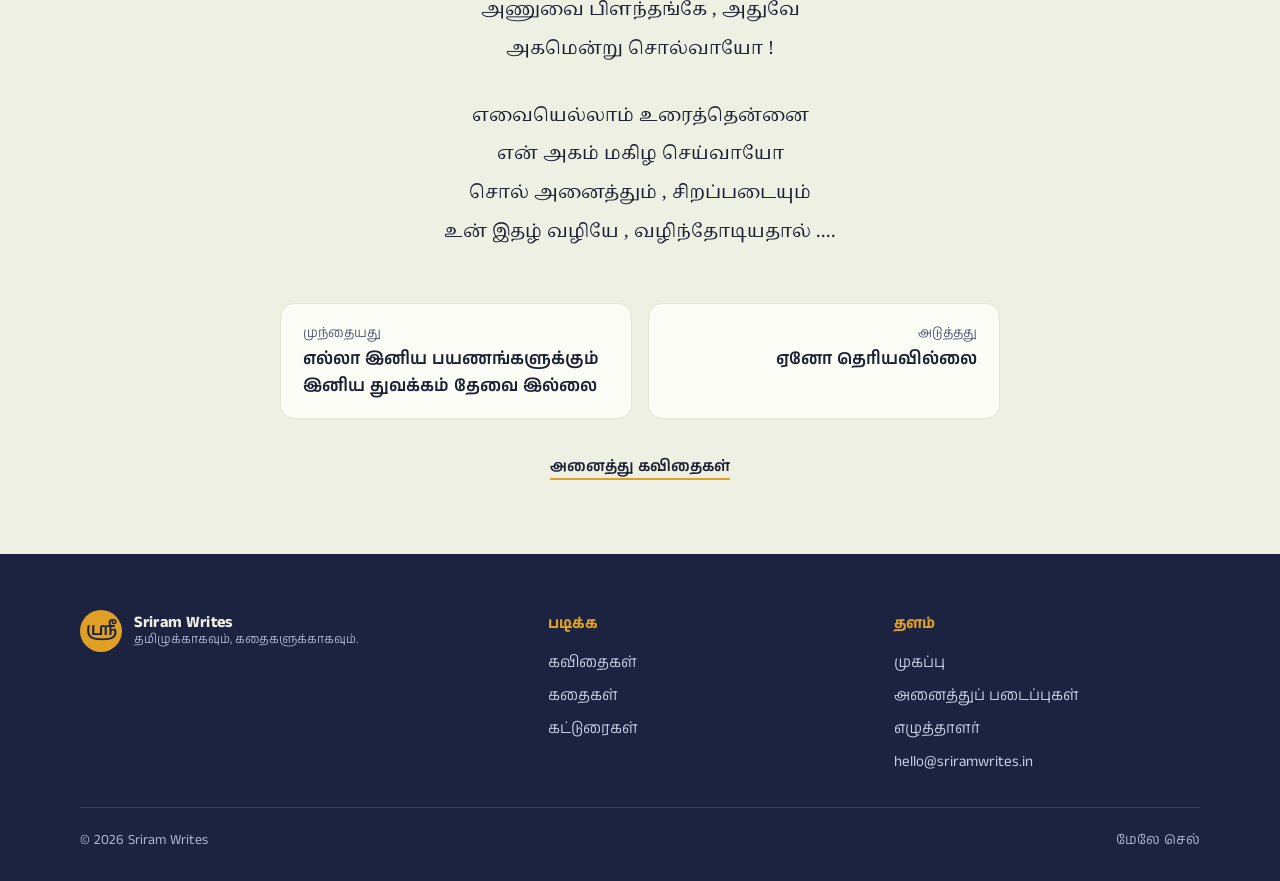
<file: read/8/index.html>
<!doctype html>
<html lang="ta">
<head>
  <meta charset="utf-8">
  <meta name="viewport" content="width=device-width, initial-scale=1">
  <title>உனக்கொரு மடல் — Sriram Writes</title>
  <meta name="description" content="கண்ணே என்று அழைக்கப்போகும் அந்த மழலைக் குரல் என்னென்ன பேசும் என்று காத்திருக்கும் ஒரு அன்பு மடல்.">
  <link rel="canonical" href="https://www.sriramwrites.in/read/8/">
  <meta property="og:type" content="article">
  <meta property="og:site_name" content="Sriram Writes">
  <meta property="og:locale" content="ta_IN">
  <meta property="og:url" content="https://www.sriramwrites.in/read/8/">
  <meta property="og:title" content="உனக்கொரு மடல்">
  <meta property="og:description" content="கவிதை · கண்ணே என்று அழைக்கப்போகும் அந்த மழலைக் குரல் என்னென்ன பேசும் என்று காத்திருக்கும் ஒரு அன்பு மடல்.">
  <meta property="og:image" content="https://www.sriramwrites.in/assets/share.jpg">
  <meta property="og:image:width" content="670">
  <meta property="og:image:height" content="550">
  <meta property="og:image:alt" content="Sriram Writes">
  <meta name="twitter:card" content="summary_large_image">
  <script>location.replace("/" + (location.hash.length > 1 ? location.hash : "#/read/8"));</script>
</head>
<body>
  <p><a href="/#/read/8">உனக்கொரு மடல்</a></p>
</body>
</html>
</file>
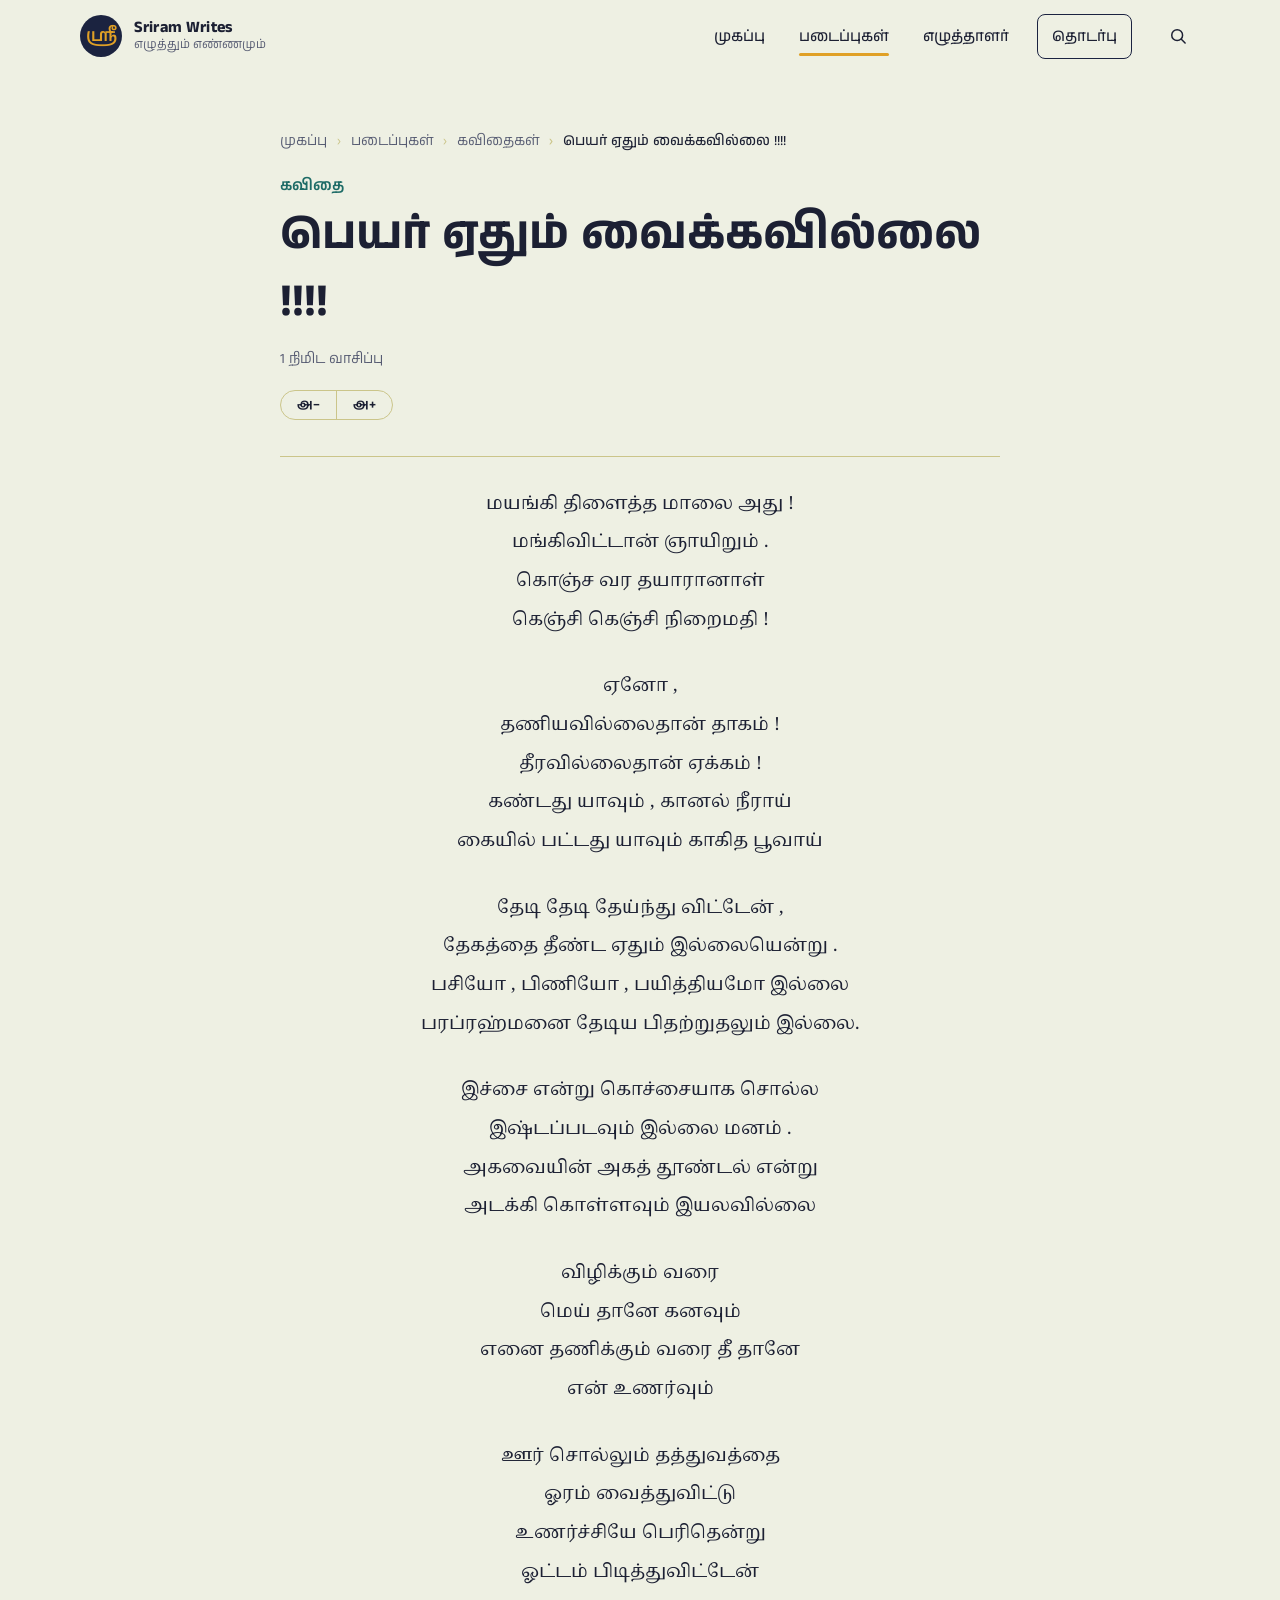
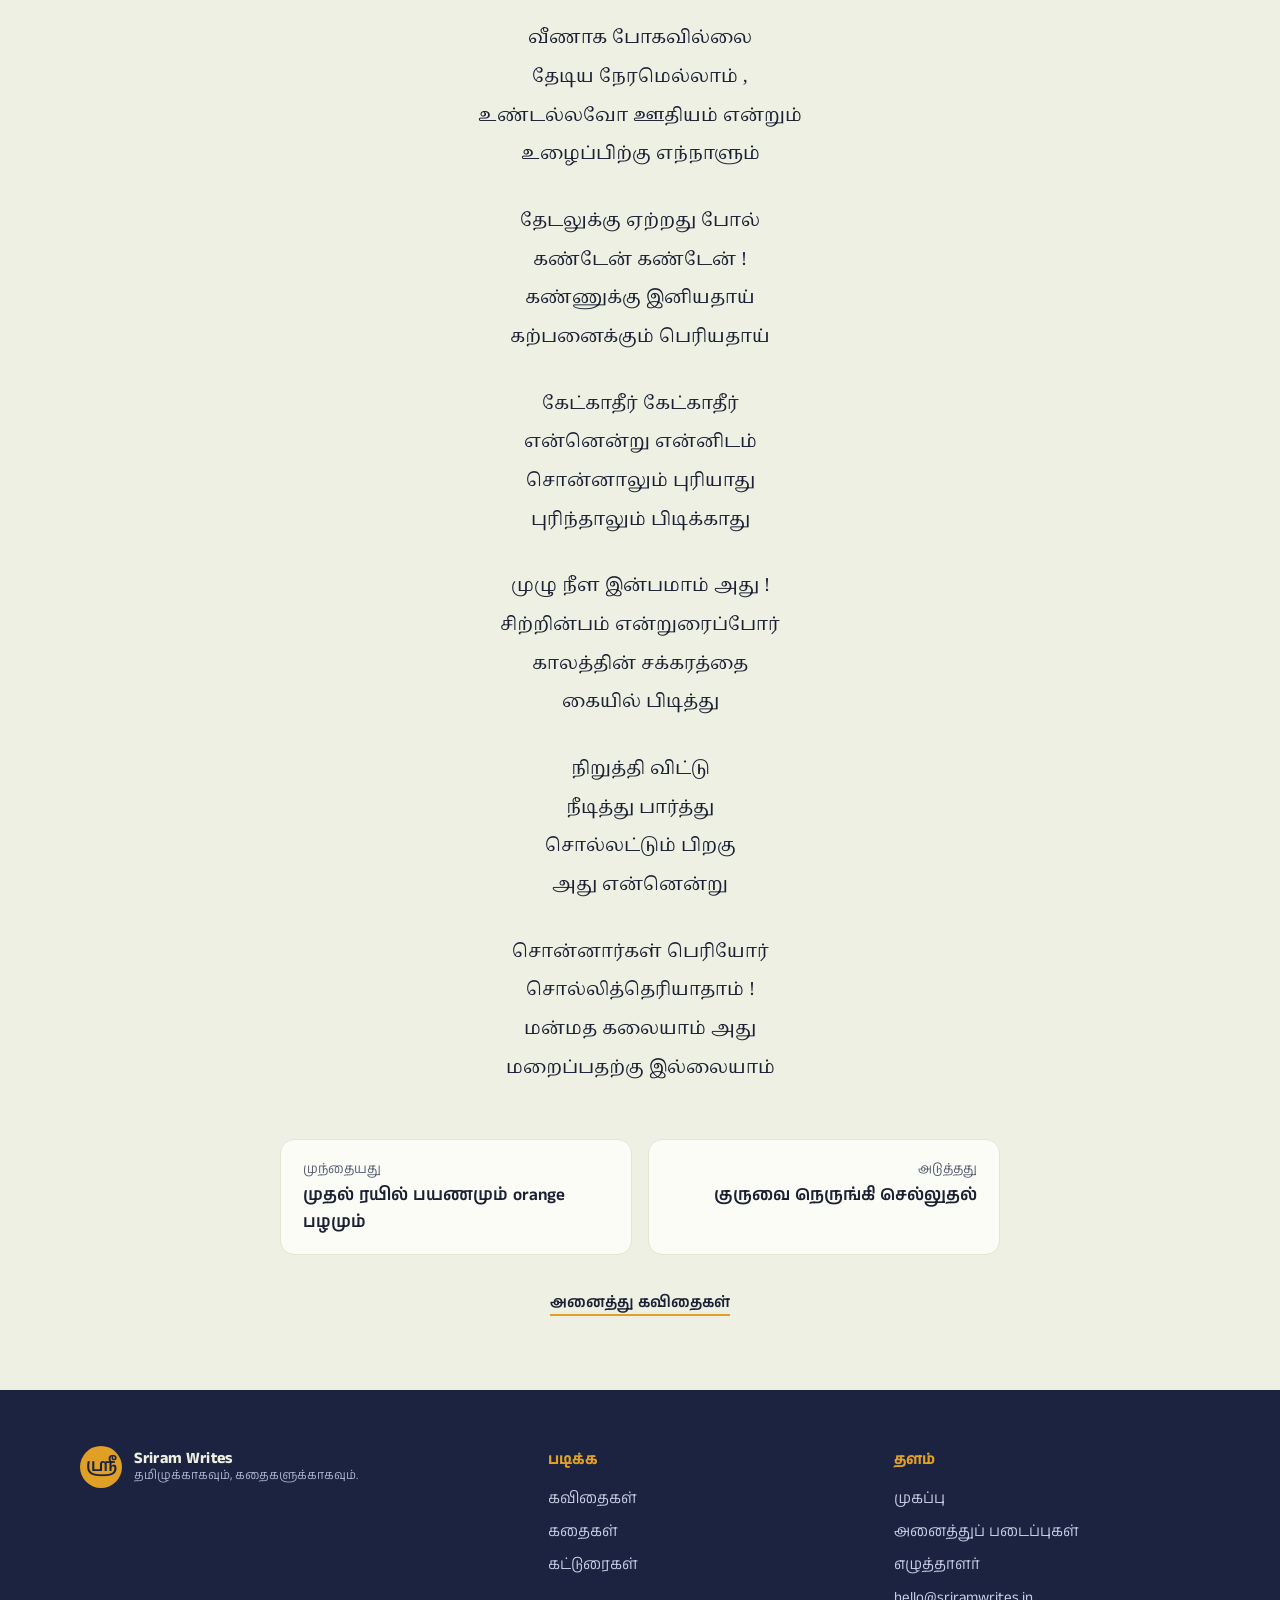
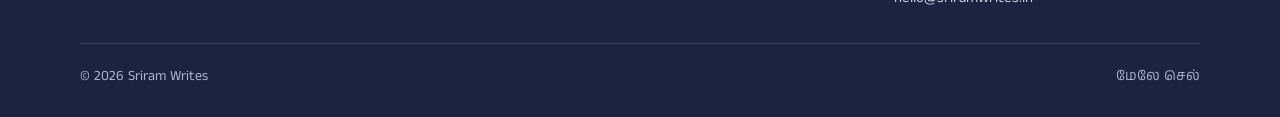
<file: read/9/index.html>
<!doctype html>
<html lang="ta">
<head>
  <meta charset="utf-8">
  <meta name="viewport" content="width=device-width, initial-scale=1">
  <title>பெயர் ஏதும் வைக்கவில்லை !!!! — Sriram Writes</title>
  <meta name="description" content="தணியாத தாகத்தின் தேடலும், கண்டடைந்த இன்பமும். பெயர் ஏதும் வைக்கவில்லை — வேணுமென்றால் நீங்களே வைத்துவிடுங்கள்.">
  <link rel="canonical" href="https://www.sriramwrites.in/read/9/">
  <meta property="og:type" content="article">
  <meta property="og:site_name" content="Sriram Writes">
  <meta property="og:locale" content="ta_IN">
  <meta property="og:url" content="https://www.sriramwrites.in/read/9/">
  <meta property="og:title" content="பெயர் ஏதும் வைக்கவில்லை !!!!">
  <meta property="og:description" content="கவிதை · தணியாத தாகத்தின் தேடலும், கண்டடைந்த இன்பமும். பெயர் ஏதும் வைக்கவில்லை — வேணுமென்றால் நீங்களே வைத்துவிடுங்கள்.">
  <meta property="og:image" content="https://www.sriramwrites.in/assets/share.jpg">
  <meta property="og:image:width" content="670">
  <meta property="og:image:height" content="550">
  <meta property="og:image:alt" content="Sriram Writes">
  <meta name="twitter:card" content="summary_large_image">
  <script>location.replace("/" + (location.hash.length > 1 ? location.hash : "#/read/9"));</script>
</head>
<body>
  <p><a href="/#/read/9">பெயர் ஏதும் வைக்கவில்லை !!!!</a></p>
</body>
</html>
</file>
<file: styles.css>
/* Sriram Writes — palm-leaf manuscript theme */
:root {
  --ink: #1b2340;
  --ink-2: #2b3560;
  --wash: #eef0e3;
  --wash-2: #e2e6d3;
  --leaf: #e6e2b4;
  --leaf-edge: #cbc58a;
  --lamp: #e0a026;
  --teal: #1d6b66;
  --text: #1c2033;
  --muted: #565b72;
  --on-ink: #eef0e3;
  --surface: #fbfcf5;
  --heading: var(--ink);
  --header-bg: rgba(238, 240, 227, .92);
  --leaf-light: #ebe7bd;
  --leaf-dark: #ddd9a4;
  --leaf-grain: rgba(120, 104, 40, .07);
  --leaf-shine: rgba(255, 255, 255, .6);
  color-scheme: light;
  --head: "Anek Tamil", "Noto Sans Tamil", system-ui, sans-serif;
  --read: "Noto Serif Tamil", "Latha", serif;
  --gutter: clamp(18px, 5vw, 64px);
  --max: 1120px;
  --header-h: 72px;
}

/* Night reading: follows the reader's phone or computer setting */
@media (prefers-color-scheme: dark) {
  :root {
    color-scheme: dark;
    --wash: #121628;
    --wash-2: #242a44;
    --leaf: #34311f;
    --leaf-edge: #5a5538;
    --teal: #6cc2b9;
    --text: #e6e8da;
    --muted: #a4a9c0;
    --surface: #1a1f35;
    --heading: #f0e6c4;
    --header-bg: rgba(18, 22, 40, .9);
    --leaf-light: #3a3723;
    --leaf-dark: #2c2a1a;
    --leaf-grain: rgba(240, 220, 150, .04);
    --leaf-shine: rgba(255, 255, 255, .05);
  }
}

*, *::before, *::after { box-sizing: border-box; }
html { scroll-behavior: smooth; scroll-padding-top: calc(var(--header-h) + 16px); }
body { margin: 0; background: var(--wash); color: var(--text); font-family: var(--head); font-size: 17px; line-height: 1.8; -webkit-font-smoothing: antialiased; }
body.menu-open { overflow: hidden; }
img { max-width: 100%; display: block; }
a { color: inherit; text-decoration: none; }
h1, h2, h3, p { margin-top: 0; }
:focus-visible { outline: 3px solid var(--lamp); outline-offset: 3px; border-radius: 3px; }
main { outline: none; min-height: 60vh; }

.skip-link { position: absolute; left: -999px; top: 8px; z-index: 100; padding: 10px 16px; background: #fff; border-radius: 6px; }
.skip-link:focus { left: 8px; }
.wrap { width: min(100% - 2 * var(--gutter), var(--max)); margin-inline: auto; }

/* ---------- header ---------- */
.site-header { position: sticky; top: 0; z-index: 40; background: transparent; border-bottom: 1px solid transparent; transition: border-color .2s, box-shadow .2s; }
.site-header::before { content: ""; position: absolute; inset: 0; z-index: -1; background: var(--header-bg); backdrop-filter: blur(10px); }
.site-header.is-scrolled { border-bottom-color: var(--wash-2); box-shadow: 0 6px 24px -18px rgba(27, 35, 64, .5); }
.header-inner { height: var(--header-h); width: min(100% - 2 * var(--gutter), var(--max)); margin-inline: auto; display: flex; align-items: center; gap: 24px; }
.brand { display: flex; align-items: center; gap: 12px; margin-right: auto; }
.brand-mark { display: grid; place-items: center; width: 42px; height: 42px; border-radius: 50%; background: var(--ink); color: var(--lamp); font-size: 17px; font-weight: 600; }
.brand-text strong { display: block; font-size: 16px; font-weight: 700; line-height: 1.2; letter-spacing: .01em; }
.brand-text small { display: block; font-size: 12px; color: var(--muted); line-height: 1.4; }
.brand-light .brand-mark { background: var(--lamp); color: var(--ink); }
.brand-light small { color: #aeb4cf; }

.primary-nav { display: flex; align-items: center; gap: 6px; font-size: 15px; font-weight: 500; }
.primary-nav > a, .nav-group > a { position: relative; display: block; padding: 8px 14px; border-radius: 8px; transition: background .15s, color .15s; }
.primary-nav > a:hover, .nav-group > a:hover { background: var(--wash-2); }
.primary-nav [aria-current="page"]::after { content: ""; position: absolute; left: 14px; right: 14px; bottom: 2px; height: 3px; border-radius: 2px; background: var(--lamp); }
.nav-contact { border: 1.5px solid var(--ink); margin-left: 8px; }
.nav-contact:hover { background: var(--ink) !important; color: var(--on-ink); }

.nav-group { position: relative; }
.nav-panel { position: absolute; top: 100%; left: -14px; width: 290px; padding: 10px; border-radius: 14px; background: var(--surface); border: 1px solid var(--wash-2); box-shadow: 0 24px 48px -24px rgba(27, 35, 64, .45); opacity: 0; visibility: hidden; transform: translateY(6px); transition: opacity .15s, transform .15s, visibility .15s; }
.nav-group:hover .nav-panel, .nav-group:focus-within .nav-panel { opacity: 1; visibility: visible; transform: none; }
.nav-panel a { display: block; padding: 10px 14px; border-radius: 9px; line-height: 1.5; }
.nav-panel a:hover { background: var(--wash); }
.nav-panel strong { display: block; font-weight: 600; }
.nav-panel small { color: var(--muted); font-size: 13px; }

.header-tools { display: flex; gap: 4px; }
.icon-btn { display: grid; place-items: center; width: 44px; height: 44px; border: 0; border-radius: 50%; background: transparent; color: var(--text); cursor: pointer; transition: background .15s; }
.icon-btn:hover { background: var(--wash-2); }
.menu-toggle { display: none; gap: 5px; align-content: center; }
.menu-toggle span { display: block; width: 20px; height: 2px; background: currentColor; border-radius: 2px; transition: transform .2s, opacity .2s; }
.menu-toggle[aria-expanded="true"] span:nth-child(1) { transform: translateY(7px) rotate(45deg); }
.menu-toggle[aria-expanded="true"] span:nth-child(2) { opacity: 0; }
.menu-toggle[aria-expanded="true"] span:nth-child(3) { transform: translateY(-7px) rotate(-45deg); }

.read-progress { position: fixed; top: 0; left: 0; right: 0; height: 3px; z-index: 60; background: var(--lamp); transform: scaleX(0); transform-origin: left; }

/* ---------- buttons & links ---------- */
.button { display: inline-block; padding: 12px 24px; border-radius: 999px; background: var(--ink); color: var(--on-ink); font-weight: 600; font-size: 15px; transition: background .15s, transform .15s; }
.button:hover { background: var(--ink-2); }
.button:active { transform: translateY(1px); }
.button-light { background: var(--lamp); color: var(--ink); }
.button-light:hover { background: #ecb343; }
.text-link { font-weight: 600; font-size: 15px; border-bottom: 2px solid var(--lamp); padding-bottom: 1px; transition: border-color .15s; }
.text-link:hover { border-color: currentColor; }

/* ---------- hero ---------- */
.hero { position: relative; overflow: hidden; background: var(--ink); color: var(--on-ink); padding: clamp(48px, 8vw, 104px) var(--gutter) clamp(56px, 9vw, 112px); display: grid; grid-template-columns: minmax(0, 1.05fr) minmax(0, .95fr); gap: clamp(32px, 6vw, 88px); align-items: center; }
.hero::before { content: ""; position: absolute; right: -10%; top: -30%; width: 70vmax; height: 70vmax; background: radial-gradient(circle, rgba(224, 160, 38, .26), rgba(224, 160, 38, 0) 55%); pointer-events: none; }
.hero > * { position: relative; }
.hero-copy { max-width: 560px; margin-left: auto; }
.hero h1 { margin: 0 0 24px; font-size: clamp(42px, 6.2vw, 84px); font-weight: 700; line-height: 1.28; letter-spacing: -.02em; }
.hero-description { max-width: 440px; margin-bottom: 32px; font-size: 18px; line-height: 2; color: #c9cee4; }
.hero-actions { display: flex; align-items: center; flex-wrap: wrap; gap: 14px 28px; }
.hero .button { background: var(--lamp); color: var(--ink); }
.hero .button:hover { background: #ecb343; }
.hero .text-link { color: var(--on-ink); }
.hero-art { margin: 0; max-width: 560px; }
.hero-art img { width: 100%; aspect-ratio: 4 / 3.3; object-fit: cover; object-position: 48% 40%; border-radius: 6px 6px 120px 6px; box-shadow: 0 40px 80px -30px rgba(0, 0, 0, .6); }
.hero-leaf { position: absolute !important; left: -28px; bottom: 28px; width: min(340px, 78%); }

/* ---------- palm-leaf strip ---------- */
.leaf { position: relative; display: grid; grid-template-columns: 72px minmax(0, 1fr) auto; gap: 8px 28px; align-items: center; padding: 26px 40px 26px 68px; background:
    repeating-linear-gradient(180deg, var(--leaf-grain) 0 1px, transparent 1px 6px),
    linear-gradient(90deg, var(--leaf-light), var(--leaf) 40%, var(--leaf-dark));
  border: 1px solid var(--leaf-edge); border-radius: 10px 26px 26px 10px; color: var(--text); box-shadow: 0 1px 0 var(--leaf-shine) inset, 0 14px 28px -22px rgba(27, 35, 64, .6); transition: transform .2s, box-shadow .2s; }
.leaf::before, .leaf::after { content: ""; position: absolute; top: 50%; width: 14px; height: 14px; margin-top: -7px; border-radius: 50%; background: var(--wash); box-shadow: inset 0 2px 3px rgba(60, 50, 10, .45); }
.leaf::before { left: 26px; }
.leaf::after { right: 26px; }
.leaf:hover { transform: translateY(-3px); box-shadow: 0 1px 0 var(--leaf-shine) inset, 0 22px 34px -22px rgba(27, 35, 64, .7); }
.leaf-type { font-size: 14px; font-weight: 600; color: var(--teal); }
.leaf-main h3 { margin: 0; font-size: 21px; font-weight: 600; line-height: 1.5; }
.leaf-main p { margin: 4px 0 0; color: var(--muted); font-size: 15px; line-height: 1.8; max-width: 62ch; }
.leaf-meta { display: grid; justify-items: end; gap: 0; margin-right: 18px; font-size: 13px; color: var(--muted); white-space: nowrap; }
.leaves { display: grid; gap: 18px; }

.hero-leaf { grid-template-columns: auto minmax(0, 1fr); padding: 14px 36px 14px 52px; gap: 14px; }
.hero-leaf::before { left: 20px; }
.hero-leaf::after { display: none; }
.hero-leaf h3 { font-size: 16px; }

/* ---------- sections ---------- */
.section-title { font-size: clamp(24px, 3vw, 32px); font-weight: 700; line-height: 1.5; margin-bottom: 24px; }
.section-row .text-link { white-space: nowrap; }
.section-row { flex-wrap: wrap; display: flex; align-items: baseline; justify-content: space-between; gap: 16px; margin-bottom: 4px; }
.tiles-section { padding-block: clamp(48px, 7vw, 88px) 24px; }
.latest-section { padding-block: 32px clamp(56px, 8vw, 96px); }

.tiles { display: grid; grid-template-columns: repeat(3, 1fr); gap: 20px; }
.tile { position: relative; display: grid; align-content: start; gap: 2px; padding: 28px 28px 24px; border-radius: 16px; background: var(--surface); border: 1px solid var(--wash-2); overflow: hidden; transition: border-color .2s, transform .2s; }
.tile:hover { border-color: var(--ink); transform: translateY(-2px); }
.tile-glyph { position: absolute; right: 16px; top: 8px; font-size: 64px; font-weight: 800; line-height: 1.4; color: var(--wash-2); pointer-events: none; transition: color .2s; }
.tile:hover .tile-glyph { color: var(--leaf); }
.tile strong { position: relative; font-size: 22px; font-weight: 700; }
.tile small { position: relative; color: var(--muted); font-size: 15px; }
.tile-count { position: relative; margin-top: 18px; font-size: 14px; font-weight: 600; color: var(--teal); }

.about-band { background: var(--ink); color: var(--on-ink); padding-block: clamp(48px, 7vw, 88px); }
.about-band-inner { display: grid; grid-template-columns: 1fr 1fr; gap: clamp(24px, 6vw, 80px); align-items: center; }
.quote { margin: 0; font-size: clamp(28px, 4vw, 48px); font-weight: 600; line-height: 1.55; color: var(--lamp); }
.about-band p:not(.quote) { color: #c9cee4; max-width: 46ch; margin-bottom: 24px; }

/* ---------- inner pages ---------- */
.page-head { padding-block: clamp(28px, 5vw, 56px) 24px; }
.crumbs { display: flex; flex-wrap: wrap; gap: 4px 0; margin-bottom: 18px; font-size: 14px; color: var(--muted); }
.crumbs a:hover { color: var(--text); text-decoration: underline; }
.crumbs > * + *::before { content: "›"; margin: 0 10px; color: var(--leaf-edge); }
.crumbs [aria-current] { color: var(--text); font-weight: 500; }
.page-head h1 { margin-bottom: 8px; font-size: clamp(34px, 5vw, 56px); font-weight: 700; line-height: 1.4; }
.lead { max-width: 52ch; color: var(--muted); font-size: 18px; }

.tabs { display: flex; flex-wrap: wrap; gap: 8px; margin-bottom: 32px; }
.tabs a { padding: 8px 18px; border-radius: 999px; border: 1.5px solid var(--leaf-edge); font-size: 15px; font-weight: 500; transition: background .15s, border-color .15s; }
.tabs a span { margin-left: 6px; font-size: 13px; color: var(--muted); }
.tabs a:hover { background: var(--wash-2); }
.tabs a[aria-current="page"] { background: var(--ink); border-color: var(--ink); color: var(--on-ink); }
.tabs a[aria-current="page"] span { color: var(--lamp); }
.wrap > .leaves { padding-bottom: clamp(56px, 8vw, 96px); }

.empty { padding: 40px; border: 1.5px dashed var(--leaf-edge); border-radius: 16px; text-align: center; }
.empty h3, .empty h1 { margin-bottom: 6px; font-size: 22px; }
.empty p { color: var(--muted); }
.empty.big { margin-block: 48px 96px; padding-block: 72px; }

.about-grid { display: grid; grid-template-columns: minmax(0, 1fr) minmax(0, 1fr); gap: clamp(24px, 5vw, 72px); align-items: start; padding-bottom: clamp(56px, 8vw, 96px); }
.about-grid figure { margin: 0; }
.about-grid img { width: 100%; border-radius: 6px 6px 100px 6px; }
.prose p { max-width: 52ch; font-size: 18px; line-height: 2; }
.about-links { margin-top: 24px; }

/* ---------- reader ---------- */
.reader { width: min(100% - 2 * var(--gutter), 720px); margin-inline: auto; padding-bottom: 72px; }
.reader-head { padding-block: clamp(28px, 5vw, 56px) 8px; }
.reader-type { margin-bottom: 4px; font-size: 15px; font-weight: 600; color: var(--teal); }
.reader h1 { margin-bottom: 10px; font-size: clamp(30px, 5vw, 46px); font-weight: 700; line-height: 1.45; }
.reader-meta { margin: 0; font-size: 14px; color: var(--muted); }
.size-ctl { display: inline-flex; margin-top: 18px; border: 1.5px solid var(--leaf-edge); border-radius: 999px; overflow: hidden; }
.size-ctl button { padding: 4px 16px; border: 0; background: transparent; font: 600 14px var(--head); color: var(--text); cursor: pointer; }
.size-ctl button + button { border-left: 1.5px solid var(--leaf-edge); }
.size-ctl button:hover { background: var(--wash-2); }

.reader-art { margin: 28px 0 0; }
.reader-art img { width: 100%; height: auto; border-radius: 8px; border: 1px solid var(--leaf-edge); background: #fff; }
.reader-body { --step: 0; margin-top: 28px; padding-top: 32px; border-top: 1px solid var(--leaf-edge); font-family: var(--read); font-size: calc(18px + var(--step) * 2px); line-height: 2.05; }
.reader-body p { margin-bottom: 1.1em; overflow-wrap: anywhere; }
.reader-body h2 { margin: 2.2em 0 .6em; font: 700 calc(22px + var(--step) * 2px) / 1.6 var(--head); color: var(--heading); }
.reader-body.is-poem { text-align: center; }
.reader-body .poem p { margin-bottom: 2em; }
/* Each poem line is its own block: a line that wraps on a narrow screen stays
   tight, with a wider gap before the next line, so it still reads as one line. */
.poem .line { display: block; line-height: 1.7; text-wrap: balance; }
.poem .line + .line { margin-top: .45em; }

.pager { display: grid; grid-template-columns: 1fr 1fr; gap: 16px; margin-top: 56px; }
.pager a { display: block; padding: 18px 22px; border-radius: 14px; background: var(--surface); border: 1px solid var(--wash-2); transition: border-color .2s; }
.pager a:hover { border-color: var(--ink); }
.pager small { display: block; color: var(--muted); font-size: 13px; }
.pager strong { display: block; font-weight: 600; line-height: 1.6; }
.pager-next { text-align: right; grid-column: 2; }
.pager-prev { grid-column: 1; }
.reader-back { margin: 32px 0 0; text-align: center; }

/* ---------- footer ---------- */
.site-footer { background: var(--ink); color: var(--on-ink); }
.footer-grid { width: min(100% - 2 * var(--gutter), var(--max)); margin-inline: auto; padding-block: 56px 32px; display: grid; grid-template-columns: 1.4fr 1fr 1fr; gap: 40px; }
.footer-links { display: grid; align-content: start; gap: 6px; font-size: 15px; }
.footer-links h2 { margin-bottom: 6px; font-size: 15px; font-weight: 700; color: var(--lamp); }
.footer-links a { color: #c9cee4; width: fit-content; }
.footer-links a:hover { color: #fff; text-decoration: underline; }
.footer-base { width: min(100% - 2 * var(--gutter), var(--max)); margin-inline: auto; padding-block: 20px 28px; display: flex; justify-content: space-between; gap: 16px; border-top: 1px solid rgba(238, 240, 227, .14); font-size: 14px; color: #aeb4cf; }
.footer-base a:hover { color: #fff; }

/* ---------- search ---------- */
.search-dialog { width: min(640px, calc(100% - 32px)); max-height: min(560px, 80vh); margin: 10vh auto auto; padding: 0; border: 0; border-radius: 18px; background: var(--surface); color: var(--text); box-shadow: 0 40px 100px -20px rgba(27, 35, 64, .6); overflow: hidden; }
.search-dialog[open] { display: flex; flex-direction: column; }
.search-dialog::backdrop { background: rgba(27, 35, 64, .55); backdrop-filter: blur(3px); }
.search-head { display: flex; align-items: center; gap: 12px; padding: 16px 20px; border-bottom: 1px solid var(--wash-2); }
.search-head input { flex: 1; min-width: 0; border: 0; background: transparent; font: 500 18px var(--head); color: var(--text); }
.search-head input:focus-visible { outline: none; }
.search-head input::-webkit-search-cancel-button { display: none; }
.search-close { padding: 3px 10px; border: 1.5px solid var(--leaf-edge); border-radius: 6px; background: transparent; font: 600 12px var(--head); color: var(--muted); cursor: pointer; }
.search-results { overflow: auto; padding: 8px; }
.search-hint { margin: 0; padding: 20px 14px; color: var(--muted); font-size: 15px; }
.search-hit { display: grid; gap: 0; padding: 12px 14px; border-radius: 10px; }
.search-hit:hover, .search-hit:focus-visible { background: var(--wash); }
.search-hit span { font-size: 13px; font-weight: 600; color: var(--teal); }
.search-hit strong { font-weight: 600; }
.search-hit small { color: var(--muted); font-size: 14px; line-height: 1.7; overflow: hidden; display: -webkit-box; -webkit-line-clamp: 2; -webkit-box-orient: vertical; }

/* ---------- responsive ---------- */
@media (max-width: 880px) {
  .hero { grid-template-columns: 1fr; }
  .hero-copy { margin: 0; }
  .hero-leaf { left: 12px; }
  .tiles { grid-template-columns: 1fr; }
  .about-band-inner, .about-grid { grid-template-columns: 1fr; }
  .footer-grid { grid-template-columns: 1fr 1fr; }
  .footer-about { grid-column: 1 / -1; }

  .menu-toggle { display: grid; }
  .primary-nav { position: fixed; inset: var(--header-h) 0 0 0; z-index: 30; display: none; flex-direction: column; align-items: stretch; gap: 4px; padding: 20px var(--gutter) 40px; background: var(--wash); font-size: 20px; overflow-y: auto; }
  .primary-nav.is-open { display: flex; }
  .primary-nav > a, .nav-group > a { padding: 12px 8px; }
  .primary-nav [aria-current="page"]::after { left: 8px; right: auto; width: 28px; bottom: 6px; }
  .nav-panel { position: static; width: auto; padding: 0 0 0 16px; border: 0; box-shadow: none; background: transparent; opacity: 1; visibility: visible; transform: none; }
  .nav-panel small { display: none; }
  .nav-panel a { padding: 8px; font-size: 17px; }
  .nav-contact { margin: 12px 0 0; text-align: center; }
}

@media (max-width: 640px) {
  body { font-size: 16px; }
  .leaf { grid-template-columns: minmax(0, 1fr); padding: 20px 22px 20px 52px; gap: 2px; border-radius: 8px 20px 20px 8px; }
  .leaf::before { left: 20px; }
  .leaf::after { display: none; }
  .leaf-meta { display: flex; gap: 12px; margin: 6px 0 0; justify-items: start; }
  .leaf-main h3 { font-size: 19px; }
  .pager { grid-template-columns: 1fr; }
  .pager-next, .pager-prev { grid-column: auto; }
  .brand-text small { display: none; }
  .search-dialog { margin-top: 6vh; }
  .hero-leaf { position: relative !important; left: auto; bottom: auto; width: auto; margin: -28px 12px 0; }
  .reader-body.is-poem { font-size: calc(17px + var(--step) * 2px); }
}

/* Night reading: pieces that need more than the colour tokens above */
@media (prefers-color-scheme: dark) {
  .button { background: var(--lamp); color: var(--ink); }
  .button:hover { background: #ecb343; }
  .nav-contact { border-color: var(--text); }
  .nav-contact:hover { background: var(--text) !important; color: var(--wash); }
  .tabs a[aria-current="page"] { background: var(--lamp); border-color: var(--lamp); color: var(--ink); }
  .tabs a[aria-current="page"] span { color: var(--ink); }
  .hero, .about-band, .site-footer { background: #0d1020; }
  .brand-mark { box-shadow: 0 0 0 1px var(--wash-2); }
  .skip-link { background: var(--surface); }
}

@media (prefers-reduced-motion: reduce) {
  html { scroll-behavior: auto; }
  *, *::before, *::after { transition: none !important; }
}
</file>
